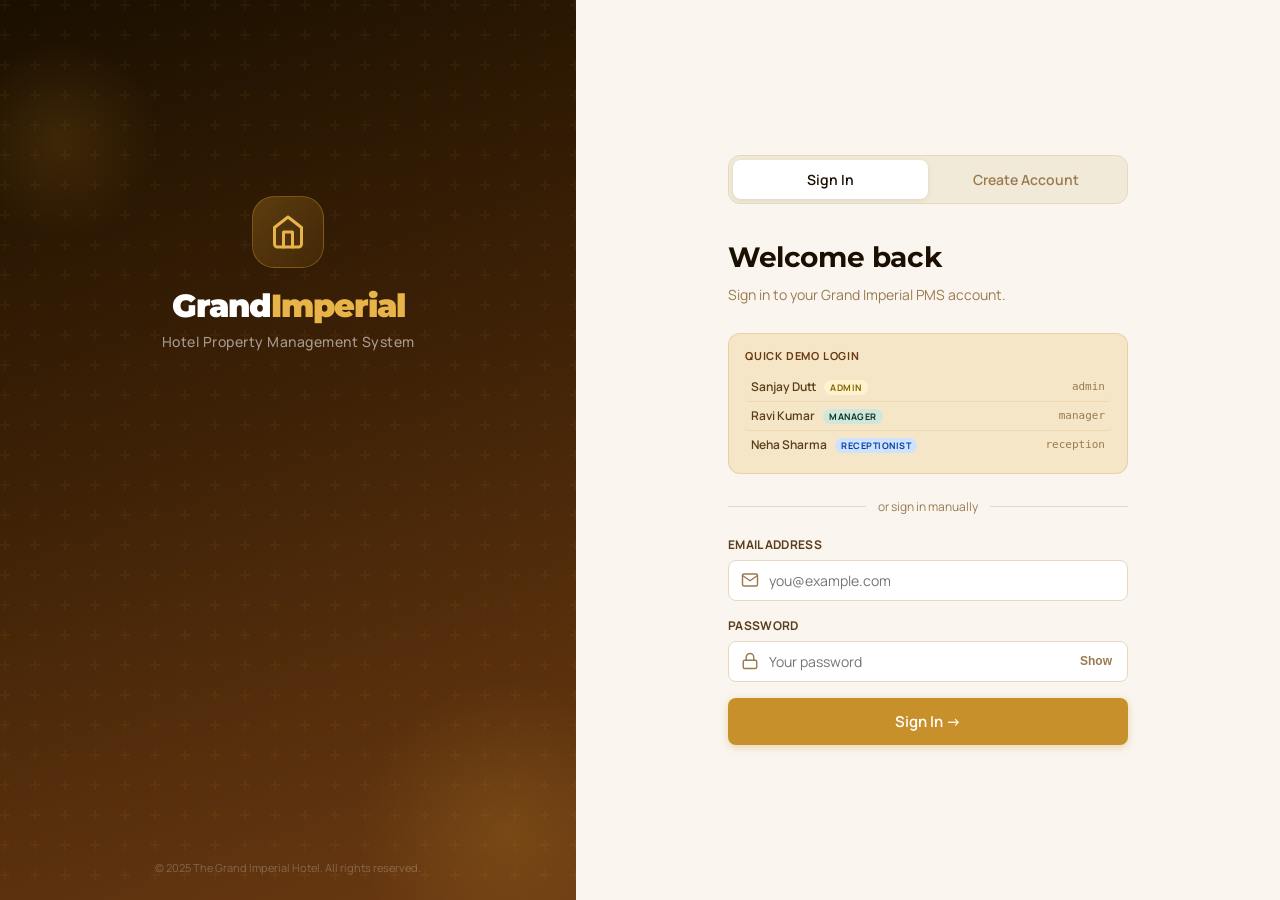
<file: index.html>
<!DOCTYPE html>
<html lang="en">
<head>
  <meta charset="UTF-8">
  <meta name="viewport" content="width=device-width, initial-scale=1.0">
  <title>The Grand Imperial — Staff Portal</title>
  <link rel="stylesheet" href="css/shared.css">
  <style>
    body { min-height: 100vh; display: flex; overflow: hidden; }

    /* ── LEFT PANEL ── */
    .auth-left {
      width: 45%;
      min-height: 100vh;
      background: linear-gradient(160deg, #1a0f00 0%, #3d2106 45%, #6b3a12 100%);
      position: relative;
      display: flex;
      flex-direction: column;
      align-items: center;
      justify-content: center;
      padding: 48px;
      overflow: hidden;
      flex-shrink: 0;
    }

    .auth-left::before {
      content: '';
      position: absolute;
      inset: 0;
      background: url("data:image/svg+xml,%3Csvg width='60' height='60' viewBox='0 0 60 60' xmlns='http://www.w3.org/2000/svg'%3E%3Cg fill='none' fill-rule='evenodd'%3E%3Cg fill='%23c8902a' fill-opacity='0.06'%3E%3Cpath d='M36 34v-4h-2v4h-4v2h4v4h2v-4h4v-2h-4zm0-30V0h-2v4h-4v2h4v4h2V6h4V4h-4zM6 34v-4H4v4H0v2h4v4h2v-4h4v-2H6zM6 4V0H4v4H0v2h4v4h2V6h4V4H6z'/%3E%3C/g%3E%3C/g%3E%3C/svg%3E");
    }

    .auth-left__blob1 {
      position: absolute;
      width: 300px;
      height: 300px;
      background: radial-gradient(circle, rgba(200,144,42,.2) 0%, transparent 70%);
      bottom: -80px;
      right: -80px;
      border-radius: 50%;
    }

    .auth-left__blob2 {
      position: absolute;
      width: 200px;
      height: 200px;
      background: radial-gradient(circle, rgba(200,144,42,.15) 0%, transparent 70%);
      top: 40px;
      left: -40px;
      border-radius: 50%;
    }

    .auth-brand {
      text-align: center;
      position: relative;
      z-index: 1;
      animation: fadeUp .6s ease forwards;
    }

    .auth-brand__icon {
      width: 72px;
      height: 72px;
      background: linear-gradient(135deg, rgba(200,144,42,.3), rgba(200,144,42,.1));
      border: 1px solid rgba(200,144,42,.4);
      border-radius: 22px;
      display: flex;
      align-items: center;
      justify-content: center;
      margin: 0 auto 20px;
      backdrop-filter: blur(10px);
    }
    .auth-brand__icon svg {
      width: 36px;
      height: 36px;
      stroke: var(--c-gold-light);
      stroke-width: 2;
      stroke-linecap: round;
      stroke-linejoin: round;
      fill: none;
    }

    .auth-brand__name {
      font-family: var(--font-display);
      font-size: 32px;
      font-weight: 900;
      color: #fff;
      letter-spacing: -1px;
      line-height: 1.1;
      margin-bottom: 8px;
    }

    .auth-brand__name span { color: var(--c-gold-light); }

    .auth-brand__sub {
      font-size: 14px;
      color: rgba(255,255,255,.55);
      font-weight: 500;
      letter-spacing: .5px;
      margin-bottom: 48px;
    }

    .auth-features {
      display: flex;
      flex-direction: column;
      gap: 16px;
      width: 100%;
      max-width: 280px;
      position: relative;
      z-index: 1;
      animation: fadeUp .6s ease .1s forwards;
      opacity: 0;
    }

    .auth-feature {
      display: flex;
      align-items: center;
      gap: 12px;
      background: rgba(255,255,255,.07);
      border: 1px solid rgba(255,255,255,.1);
      border-radius: 12px;
      padding: 12px 16px;
      backdrop-filter: blur(10px);
      transition: all .2s;
    }
    .auth-feature:hover { background: rgba(255,255,255,.1); }

    .auth-feature__icon {
      width: 36px;
      height: 36px;
      background: rgba(200,144,42,.2);
      border-radius: 10px;
      display: flex;
      align-items: center;
      justify-content: center;
      flex-shrink: 0;
    }
    .auth-feature__icon svg {
      width: 18px;
      height: 18px;
      stroke: var(--c-gold-light);
      stroke-width: 2;
      stroke-linecap: round;
      stroke-linejoin: round;
      fill: none;
    }

    .auth-feature__title {
      font-size: 13px;
      font-weight: 600;
      color: rgba(255,255,255,.9);
      margin-bottom: 2px;
    }
    .auth-feature__desc {
      font-size: 11px;
      color: rgba(255,255,255,.45);
    }

    .auth-left__footer {
      position: absolute;
      bottom: 24px;
      font-size: 11px;
      color: rgba(255,255,255,.25);
      z-index: 1;
    }

    /* ── RIGHT PANEL ── */
    .auth-right {
      flex: 1;
      display: flex;
      align-items: center;
      justify-content: center;
      padding: 40px 24px;
      overflow-y: auto;
    }

    .auth-form-wrap {
      width: 100%;
      max-width: 400px;
    }

    .auth-tabs {
      display: flex;
      background: var(--c-cream-mid);
      border-radius: var(--radius-md);
      padding: 4px;
      margin-bottom: 32px;
      border: 1px solid var(--c-border);
    }

    .auth-tab {
      flex: 1;
      padding: 10px;
      border-radius: var(--radius-sm);
      border: none;
      background: transparent;
      font-family: var(--font-body);
      font-size: 14px;
      font-weight: 600;
      color: var(--c-text-soft);
      cursor: pointer;
      transition: all var(--trans-fast);
    }

    .auth-tab.active {
      background: var(--c-surface);
      color: var(--c-text);
      box-shadow: var(--shadow-sm);
    }

    .auth-panel { display: none; animation: fadeUp .35s ease forwards; }
    .auth-panel.active { display: block; }

    .auth-title {
      font-family: var(--font-display);
      font-size: 28px;
      font-weight: 700;
      color: var(--c-text);
      margin-bottom: 6px;
      letter-spacing: -.4px;
    }

    .auth-desc {
      font-size: 14px;
      color: var(--c-text-soft);
      margin-bottom: 28px;
      line-height: 1.5;
    }

    .input-wrap {
      position: relative;
    }
    .input-wrap .input-icon {
      position: absolute;
      left: 13px;
      top: 50%;
      transform: translateY(-50%);
      display: flex;
      align-items: center;
      justify-content: center;
      color: var(--c-text-soft);
      pointer-events: none;
    }
    .input-wrap .input-icon svg {
      width: 18px;
      height: 18px;
      stroke: var(--c-text-soft);
      stroke-width: 1.9;
      stroke-linecap: round;
      stroke-linejoin: round;
      fill: none;
    }
    .input-wrap .form-control { padding-left: 40px; }

    .pw-toggle {
      position: absolute;
      right: 12px;
      top: 50%;
      transform: translateY(-50%);
      background: none;
      border: none;
      cursor: pointer;
      font-size: 12px;
      font-weight: 600;
      color: var(--c-text-soft);
      padding: 4px;
    }

    .auth-divider {
      display: flex;
      align-items: center;
      gap: 12px;
      margin: 20px 0;
      color: var(--c-text-soft);
      font-size: 12px;
    }
    .auth-divider::before,
    .auth-divider::after {
      content: '';
      flex: 1;
      height: 1px;
      background: var(--c-border);
    }

    .demo-creds {
      background: var(--c-gold-pale);
      border: 1px solid rgba(200,144,42,.25);
      border-radius: var(--radius-md);
      padding: 14px 16px;
      margin-bottom: 24px;
    }

    .demo-creds__title {
      font-size: 11px;
      font-weight: 700;
      letter-spacing: .8px;
      text-transform: uppercase;
      color: var(--c-brand-soft);
      margin-bottom: 8px;
    }

    .demo-cred {
      display: flex;
      align-items: center;
      justify-content: space-between;
      padding: 5px 6px;
      border-bottom: 1px solid rgba(200,144,42,.15);
      cursor: pointer;
      border-radius: 4px;
      transition: background .15s;
    }
    .demo-cred:last-child { border-bottom: none; }
    .demo-cred:hover { background: rgba(200,144,42,.1); }

    .demo-cred__left { font-size: 12px; font-weight: 600; color: var(--c-text-mid); }
    .demo-cred__right { font-size: 11px; color: var(--c-text-soft); font-family: monospace; }
    .demo-cred__badge {
      display: inline-block;
      padding: 1px 6px;
      border-radius: 99px;
      font-size: 9px;
      font-weight: 700;
      letter-spacing: .5px;
      margin-left: 6px;
      vertical-align: middle;
    }
    .badge-admin { background: #fff3cd; color: #856404; }
    .badge-cashier { background: #d1e7dd; color: #0a3622; }
    .badge-staff { background: #cfe2ff; color: #084298; }

    .role-select-grid {
      display: grid;
      grid-template-columns: 1fr 1fr 1fr;
      gap: 8px;
      margin-bottom: 16px;
    }

    .role-option {
      border: 1.5px solid var(--c-border);
      border-radius: var(--radius-sm);
      padding: 10px 6px;
      text-align: center;
      cursor: pointer;
      transition: all var(--trans-fast);
      background: transparent;
      font-family: var(--font-body);
    }
    .role-option:hover { border-color: var(--c-gold); }
    .role-option.selected { border-color: var(--c-gold); background: var(--c-gold-pale); }
    .role-option__label { font-size: 12px; font-weight: 700; color: var(--c-text-mid); }

    .error-msg {
      background: #fdecea;
      border: 1px solid #f5c6c6;
      border-radius: var(--radius-sm);
      padding: 10px 14px;
      font-size: 13px;
      color: var(--c-danger);
      margin-bottom: 16px;
      display: none;
    }

    @media (max-width: 768px) {
      .auth-left { display: none; }
      body { background: var(--c-cream); }
      .auth-right { padding: 24px 20px; }
    }
  </style>
</head>
<body>
  <!-- LEFT -->
  <div class="auth-left">
    <div class="auth-left__blob1"></div>
    <div class="auth-left__blob2"></div>
    <div class="auth-brand">
      <div class="auth-brand__icon">
        <svg viewBox="0 0 24 24"><path d="M3 9l9-7 9 7v11a2 2 0 0 1-2 2H5a2 2 0 0 1-2-2z"/><polyline points="9 22 9 12 15 12 15 22"/></svg>
      </div>
      <div class="auth-brand__name">Grand<span>Imperial</span></div>
      <div class="auth-brand__sub">Hotel Property Management System</div>
      <div class="auth-features">
        <div class="auth-feature">
          <div class="auth-feature__icon">
            <svg viewBox="0 0 24 24"><path d="M4 20V4"/><path d="M4 20h16"/><path d="M8 16v-4"/><path d="M12 16v-7"/><path d="M16 16v-10"/></svg>
          </div>
          <div>
            <div class="auth-feature__title">Live Dashboard</div>
            <div class="auth-feature__desc">Occupancy rates & revenue metrics</div>
          </div>
        </div>
        <div class="auth-feature">
          <div class="auth-feature__icon">
            <svg viewBox="0 0 24 24"><rect x="3" y="3" width="7" height="7" rx="1.5"/><rect x="14" y="3" width="7" height="7" rx="1.5"/><rect x="3" y="14" width="7" height="7" rx="1.5"/><rect x="14" y="14" width="7" height="7" rx="1.5"/></svg>
          </div>
          <div>
            <div class="auth-feature__title">Room Grid Matrix</div>
            <div class="auth-feature__desc">Real-time room status tracking</div>
          </div>
        </div>
        <div class="auth-feature">
          <div class="auth-feature__icon">
            <svg viewBox="0 0 24 24"><rect x="3" y="4" width="18" height="18" rx="2"/><line x1="16" y1="2" x2="16" y2="6"/><line x1="8" y1="2" x2="8" y2="6"/><line x1="3" y1="10" x2="21" y2="10"/></svg>
          </div>
          <div>
            <div class="auth-feature__title">Reservations Engine</div>
            <div class="auth-feature__desc">Check-in, checkout & bookings</div>
          </div>
        </div>
        <div class="auth-feature">
          <div class="auth-feature__icon">
            <svg viewBox="0 0 24 24"><path d="M6 3h12v18l-2-1.5-2 1.5-2-1.5-2 1.5-2-1.5-2 1.5z"/><line x1="9" y1="8" x2="15" y2="8"/><line x1="9" y1="12" x2="15" y2="12"/></svg>
          </div>
          <div>
            <div class="auth-feature__title">Folio Billing</div>
            <div class="auth-feature__desc">Extra charges & invoice receipts</div>
          </div>
        </div>
      </div>
    </div>
    <div class="auth-left__footer">© 2025 The Grand Imperial Hotel. All rights reserved.</div>
  </div>

  <!-- RIGHT -->
  <div class="auth-right">
    <div class="auth-form-wrap anim-fadeup">

      <!-- Tabs -->
      <div class="auth-tabs">
        <button class="auth-tab active" id="tabLogin">Sign In</button>
        <button class="auth-tab" id="tabRegister">Create Account</button>
      </div>

      <!-- LOGIN -->
      <div class="auth-panel active" id="panelLogin">
        <div class="auth-title">Welcome back</div>
        <div class="auth-desc">Sign in to your Grand Imperial PMS account.</div>

        <div class="demo-creds">
          <div class="demo-creds__title">Quick Demo Login</div>
          <div class="demo-cred" onclick="fillCred('admin@hotel.com','admin')">
            <span class="demo-cred__left">Sanjay Dutt <span class="demo-cred__badge badge-admin">ADMIN</span></span>
            <span class="demo-cred__right">admin</span>
          </div>
          <div class="demo-cred" onclick="fillCred('manager@hotel.com','manager')">
            <span class="demo-cred__left">Ravi Kumar <span class="demo-cred__badge badge-cashier">MANAGER</span></span>
            <span class="demo-cred__right">manager</span>
          </div>
          <div class="demo-cred" onclick="fillCred('reception@hotel.com','reception')">
            <span class="demo-cred__left">Neha Sharma <span class="demo-cred__badge badge-staff">RECEPTIONIST</span></span>
            <span class="demo-cred__right">reception</span>
          </div>
        </div>

        <div class="auth-divider">or sign in manually</div>

        <div id="loginError" class="error-msg"></div>

        <div class="form-group">
          <label class="form-label">Email Address</label>
          <div class="input-wrap">
            <span class="input-icon">
              <svg viewBox="0 0 24 24"><path d="M4 4h16c1.1 0 2 .9 2 2v12c0 1.1-.9 2-2 2H4c-1.1 0-2-.9-2-2V6c0-1.1.9-2 2-2z"/><polyline points="22,6 12,13 2,6"/></svg>
            </span>
            <input type="email" class="form-control" id="loginEmail" placeholder="you@example.com" autocomplete="email">
          </div>
        </div>

        <div class="form-group">
          <label class="form-label">Password</label>
          <div class="input-wrap">
            <span class="input-icon">
              <svg viewBox="0 0 24 24"><rect x="3" y="11" width="18" height="11" rx="2" ry="2"/><path d="M7 11V7a5 5 0 0 1 10 0v4"/></svg>
            </span>
            <input type="password" class="form-control" id="loginPw" placeholder="Your password" autocomplete="current-password">
            <button class="pw-toggle" onclick="togglePw('loginPw',this)">Show</button>
          </div>
        </div>

        <button class="btn btn-primary btn-full btn-lg mt-20" id="loginBtn">
          Sign In →
        </button>
      </div>

      <!-- REGISTER -->
      <div class="auth-panel" id="panelRegister">
        <div class="auth-title">Create account</div>
        <div class="auth-desc">Join Grand Imperial Staff Portal. Fill details below.</div>

        <div id="regError" class="error-msg"></div>

        <div class="form-group">
          <label class="form-label">Full Name</label>
          <div class="input-wrap">
            <span class="input-icon">
              <svg viewBox="0 0 24 24"><path d="M20 21v-2a4 4 0 0 0-4-4H8a4 4 0 0 0-4 4v2"/><circle cx="12" cy="7" r="4"/></svg>
            </span>
            <input type="text" class="form-control" id="regName" placeholder="Neha Sharma">
          </div>
        </div>

        <div class="form-group">
          <label class="form-label">Email Address</label>
          <div class="input-wrap">
            <span class="input-icon">
              <svg viewBox="0 0 24 24"><path d="M4 4h16c1.1 0 2 .9 2 2v12c0 1.1-.9 2-2 2H4c-1.1 0-2-.9-2-2V6c0-1.1.9-2 2-2z"/><polyline points="22,6 12,13 2,6"/></svg>
            </span>
            <input type="email" class="form-control" id="regEmail" placeholder="you@example.com">
          </div>
        </div>

        <div class="form-group">
          <label class="form-label">Password</label>
          <div class="input-wrap">
            <span class="input-icon">
              <svg viewBox="0 0 24 24"><rect x="3" y="11" width="18" height="11" rx="2" ry="2"/><path d="M7 11V7a5 5 0 0 1 10 0v4"/></svg>
            </span>
            <input type="password" class="form-control" id="regPw" placeholder="Min. 4 characters">
            <button class="pw-toggle" onclick="togglePw('regPw',this)">Show</button>
          </div>
        </div>

        <div class="form-group">
          <label class="form-label">Select Role</label>
          <div class="role-select-grid">
            <button class="role-option" data-role="Admin" onclick="selectRole(this)">
              <div class="role-option__label">Admin</div>
            </button>
            <button class="role-option selected" data-role="Receptionist" onclick="selectRole(this)">
              <div class="role-option__label">Reception</div>
            </button>
            <button class="role-option" data-role="Manager" onclick="selectRole(this)">
              <div class="role-option__label">Manager</div>
            </button>
          </div>
        </div>

        <button class="btn btn-primary btn-full btn-lg mt-8" id="regBtn">
          Create Account →
        </button>
      </div>

    </div>
  </div>

  <script src="js/shared.js"></script>
  <script>
    // Redirect if already logged in
    if (Auth.getUser()) window.location.href = 'home.html';

    // Tabs
    document.getElementById('tabLogin').addEventListener('click', () => switchTab('login'));
    document.getElementById('tabRegister').addEventListener('click', () => switchTab('register'));

    function switchTab(t) {
      document.getElementById('tabLogin').classList.toggle('active', t==='login');
      document.getElementById('tabRegister').classList.toggle('active', t==='register');
      document.getElementById('panelLogin').classList.toggle('active', t==='login');
      document.getElementById('panelRegister').classList.toggle('active', t==='register');
    }

    // Demo fill
    function fillCred(e, p) {
      document.getElementById('loginEmail').value = e;
      document.getElementById('loginPw').value = p;
      switchTab('login');
    }

    // PW toggle
    function togglePw(id, btn) {
      const el = document.getElementById(id);
      el.type = el.type === 'password' ? 'text' : 'password';
      btn.textContent = el.type === 'password' ? 'Show' : 'Hide';
    }

    // Role select
    let selectedRole = 'Receptionist';
    function selectRole(btn) {
      document.querySelectorAll('.role-option').forEach(b => b.classList.remove('selected'));
      btn.classList.add('selected');
      selectedRole = btn.dataset.role;
    }

    // Login
    document.getElementById('loginBtn').addEventListener('click', () => {
      const email = document.getElementById('loginEmail').value.trim();
      const pw = document.getElementById('loginPw').value;
      const errEl = document.getElementById('loginError');
      if (!email || !pw) { showErr(errEl, 'Please fill in all fields.'); return; }
      const btn = document.getElementById('loginBtn');
      btn.disabled = true; btn.textContent = 'Signing in…';
      setTimeout(() => {
        const user = Auth.login(email, pw);
        if (!user) { showErr(errEl, 'Invalid email or password combination.'); btn.disabled=false; btn.textContent='Sign In →'; }
        else window.location.href = 'home.html';
      }, 500);
    });

    // Register
    document.getElementById('regBtn').addEventListener('click', () => {
      const name = document.getElementById('regName').value.trim();
      const email = document.getElementById('regEmail').value.trim();
      const pw = document.getElementById('regPw').value;
      const errEl = document.getElementById('regError');
      if (!name||!email||!pw) { showErr(errEl,'Please fill in all fields.'); return; }
      if (pw.length < 4) { showErr(errEl,'Password must be at least 4 characters.'); return; }
      const btn = document.getElementById('regBtn');
      btn.disabled=true; btn.textContent='Creating…';
      setTimeout(() => {
        const users = DB.get('users', []);
        if (users.some(u => u.email.toLowerCase() === email.toLowerCase())) {
          showErr(errEl, 'Email is already registered.');
          btn.disabled=false; btn.textContent='Create Account →';
          return;
        }
        const initials = name.split(' ').filter(Boolean).map(w => w[0]).join('').toUpperCase().slice(0, 2) || 'ST';
        const newUser = { id: Date.now(), name, email, password: pw, role: selectedRole, initials };
        users.push(newUser);
        DB.set('users', users);
        DB.set('currentUser', newUser);
        window.location.href = 'home.html';
      }, 600);
    });

    function showErr(el, msg) {
      el.textContent = msg; el.style.display = 'block';
      setTimeout(() => el.style.display='none', 4000);
    }

    // Enter key
    document.addEventListener('keydown', e => {
      if (e.key==='Enter') {
        if (document.getElementById('panelLogin').classList.contains('active')) document.getElementById('loginBtn').click();
        else document.getElementById('regBtn').click();
      }
    });
  </script>
</body>
</html>
</file>
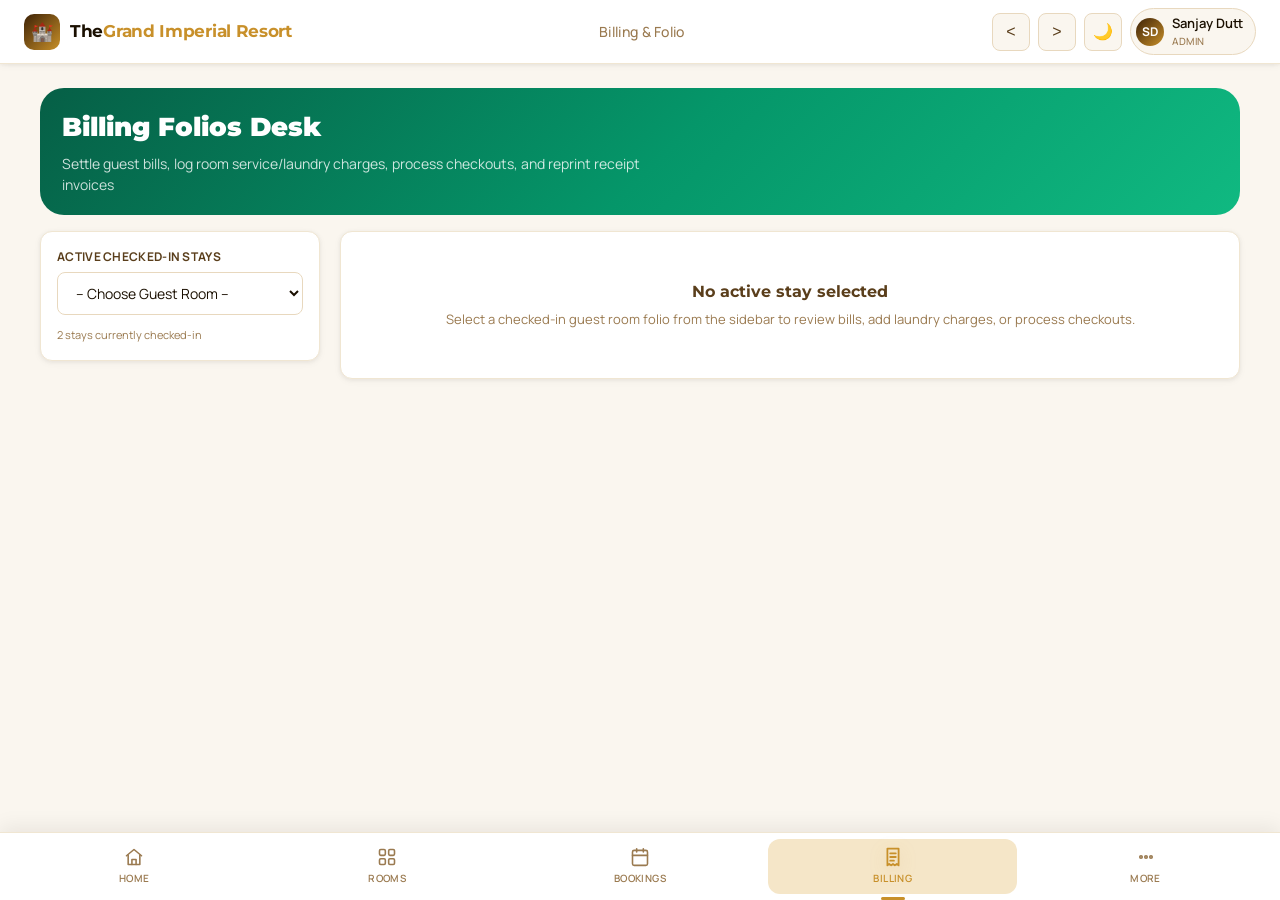
<file: billing.html>
<!DOCTYPE html>
<html lang="en">
<head>
  <meta charset="UTF-8">
  <meta name="viewport" content="width=device-width, initial-scale=1.0">
  <title>The Grand Imperial — Billing Folios</title>
  <link rel="stylesheet" href="css/shared.css">
  <style>
    .billing-layout {
      display: grid;
      grid-template-columns: 280px 1fr;
      gap: 20px;
      align-items: start;
    }
    .folio-header-grid {
      display: grid;
      grid-template-columns: repeat(auto-fit, minmax(180px, 1fr));
      gap: 12px;
      background: var(--c-cream);
      padding: 14px 18px;
      border-radius: var(--radius-md);
      border: 1px solid var(--c-border-soft);
      font-size: 12.5px;
      margin-bottom: 20px;
    }
    .grid-column-folio {
      display: flex;
      flex-direction: column;
      gap: 20px;
    }
  </style>
</head>
<body>
  <nav class="topnav" id="topnav"></nav>

  <div class="page-wrap">
    <div class="page-hero" style="--hero-from:#065f46;--hero-mid:#059669;--hero-to:#10b981">
      <div>
        <div class="page-hero__title">Billing Folios Desk</div>
        <div class="page-hero__sub">Settle guest bills, log room service/laundry charges, process checkouts, and reprint receipt invoices</div>
      </div>
    </div>

    <div class="billing-layout">
      <!-- LEFT SIDEBAR: Active Stays Select -->
      <div class="card card-padded" style="padding:16px">
        <div class="form-group" style="margin-bottom:12px">
          <label class="form-label">Active Checked-In Stays</label>
          <select class="form-control" id="staySelect" onchange="handleStayChange()"></select>
        </div>
        <div class="text-xs text-soft" id="activeStaysCount">0 stays currently checked-in</div>
      </div>

      <!-- RIGHT SIDEBAR: Folio Contents -->
      <div class="grid-column-folio" id="folioWorkspace">
        
        <!-- HEADER SUMMARY -->
        <div class="card card-padded">
          <div class="section-title">
            <span>Room Guest Stay Summary</span>
            <span class="badge badge-red" id="resStatusBadge">Status</span>
          </div>

          <div class="folio-header-grid">
            <div><strong>Guest Name:</strong> <span id="lblGuestName">N/A</span></div>
            <div><strong>Room No:</strong> Room <span id="lblRoomNumber">N/A</span> (<span id="lblRoomType">N/A</span>)</div>
            <div><strong>Stay Dates:</strong> <span id="lblStayDates">N/A</span></div>
            <div><strong>Res ID:</strong> <span id="lblResNumber">N/A</span></div>
          </div>

          <div style="display:flex;gap:10px;justify-content:flex-end">
            <button class="btn btn-secondary btn-sm" onclick="openAddChargeModal()">+ Add Service Charge</button>
            <button class="btn btn-primary btn-sm" onclick="openAddPaymentModal()">💳 Collect Payment</button>
            <button class="btn btn-ghost btn-sm" onclick="triggerReprint()">🖨️ Reprint Bill</button>
          </div>
        </div>

        <!-- CHARGES & PAYMENTS split grids -->
        <div class="grid-2">
          
          <!-- Folio Charges list -->
          <div class="card card-padded">
            <div class="section-title">Room Charges Log</div>
            <div class="table-wrap">
              <table class="table">
                <thead>
                  <tr>
                    <th>Charge Name</th>
                    <th>Qty / Rate</th>
                    <th>Subtotal</th>
                    <th>Actions</th>
                  </tr>
                </thead>
                <tbody id="chargesTbody"></tbody>
              </table>
            </div>
          </div>

          <!-- Payments list -->
          <div class="card card-padded">
            <div class="section-title">Payments Logged</div>
            <div class="table-wrap">
              <table class="table">
                <thead>
                  <tr>
                    <th>Payment Details</th>
                    <th>Method</th>
                    <th>Amount</th>
                  </tr>
                </thead>
                <tbody id="paymentsTbody"></tbody>
              </table>
            </div>
          </div>

        </div>

        <!-- BILLING TOTALS & CHECKOUT PANEL -->
        <div class="card card-padded">
          <div class="grid-2">
            <div class="text-sm">
              <div style="margin-bottom:6px;display:flex;justify-content:space-between"><span>Charges Subtotal:</span><span id="lblSubtotal">₹0</span></div>
              <div style="margin-bottom:6px;display:flex;justify-content:space-between;color:var(--c-danger)"><span>Discount applied:</span><span id="lblDiscount">-₹0</span></div>
              <div style="margin-bottom:6px;display:flex;justify-content:space-between"><span>Tax (GST <span id="lblTaxRate">12</span>%):</span><span id="lblTax">₹0</span></div>
              <div class="divider" style="margin:10px 0"></div>
              <div style="font-size:16px;font-weight:700;display:flex;justify-content:space-between"><span>Grand Total Bill:</span><span id="lblGrandTotal" class="text-brand">₹0</span></div>
              <div style="margin-top:6px;font-size:16px;font-weight:700;display:flex;justify-content:space-between;color:var(--c-success)"><span>Total Payments:</span><span id="lblTotalPaid">₹0</span></div>
            </div>
            
            <div style="border-left:1px solid var(--c-border);padding-left:24px;display:flex;flex-direction:column;justify-content:center;align-items:center">
              <div style="font-size:11px;font-weight:700;color:var(--c-text-soft);text-transform:uppercase;margin-bottom:4px">Outstanding Balance Due</div>
              <div style="font-family:var(--font-numeric);font-size:32px;font-weight:800;color:var(--c-danger)" id="lblBalance">₹ 0</div>
              
              <div id="checkoutInfo" style="margin-top:10px;text-align:center"></div>
              
              <button class="btn btn-success btn-full btn-lg" id="checkoutBtn" onclick="processCheckout()" style="margin-top:16px">Settle & Complete Checkout</button>
            </div>
          </div>
        </div>

      </div>

      <!-- EMPTY STATE WORKSPACE -->
      <div class="card card-padded empty-state" id="folioEmptyState">
        <div class="empty-state__title">No active stay selected</div>
        <div class="empty-state__desc">Select a checked-in guest room folio from the sidebar to review bills, add laundry charges, or process checkouts.</div>
      </div>
    </div>
  </div>

  <!-- Add Charge Modal -->
  <div class="modal-overlay" id="chargeModal">
    <div class="modal" style="max-width:400px">
      <div class="modal-header">
        <div class="modal-title">Log Service Charge</div>
        <button class="modal-close" onclick="closeAddChargeModal()">✕</button>
      </div>
      <div class="modal-body">
        <div class="form-group">
          <label class="form-label">Service Type</label>
          <select class="form-control" id="chargeServiceSelect" onchange="syncServicePrice()"></select>
        </div>
        <div class="grid-2">
          <div class="form-group">
            <label class="form-label">Price per unit (₹)</label>
            <input type="number" class="form-control" id="chargePrice" min="0">
          </div>
          <div class="form-group">
            <label class="form-label">Quantity</label>
            <input type="number" class="form-control" id="chargeQty" value="1" min="1" max="100">
          </div>
        </div>
        <div style="display:flex;gap:10px;margin-top:16px">
          <button class="btn btn-primary" style="flex:1" id="saveChargeBtn">Add Folio Charge</button>
          <button class="btn btn-ghost" onclick="closeAddChargeModal()">Cancel</button>
        </div>
      </div>
    </div>
  </div>

  <!-- Add Payment Modal -->
  <div class="modal-overlay" id="paymentModal">
    <div class="modal" style="max-width:400px">
      <div class="modal-header">
        <div class="modal-title">Log Settle Payment</div>
        <button class="modal-close" onclick="closeAddPaymentModal()">✕</button>
      </div>
      <div class="modal-body">
        <div class="form-group">
          <label class="form-label">Payment Amount (₹)</label>
          <input type="number" class="form-control" id="payAmount" min="1" placeholder="0">
        </div>
        <div class="form-group">
          <label class="form-label">Payment Method</label>
          <select class="form-control" id="payMethod">
            <option value="UPI">UPI / QR Code</option>
            <option value="Cash">Cash</option>
            <option value="Card">Card Swipe</option>
          </select>
        </div>
        <div class="form-group">
          <label class="form-label">Reference No (Optional)</label>
          <input type="text" class="form-control" id="payRef" placeholder="e.g. TXN-102932">
        </div>
        <div style="display:flex;gap:10px;margin-top:16px">
          <button class="btn btn-primary" style="flex:1" id="savePaymentBtn">Log Payment Receipt</button>
          <button class="btn btn-ghost" onclick="closeAddPaymentModal()">Cancel</button>
        </div>
      </div>
    </div>
  </div>

  <nav class="bottomnav" id="bottomnav"></nav>

  <script src="js/shared.js"></script>
  <script>
    const user = Auth.require();
    renderTopNav('billing');
    renderBottomNav('billing');

    let loadedResId = null;

    function populateStaySelect() {
      const reservations = DB.get('reservations', []);
      const activeStays = reservations.filter(r => r.status === 'Checked In');
      
      document.getElementById('activeStaysCount').textContent = `${activeStays.length} stays currently checked-in`;

      const selector = document.getElementById('staySelect');
      if (!activeStays.length) {
        selector.innerHTML = `<option value="">-- No Active Stays --</option>`;
        return;
      }

      selector.innerHTML = `<option value="">-- Choose Guest Room --</option>` +
        activeStays.map(r => `<option value="${r.id}">Room ${r.roomNumber} — ${escapeHtml(r.guestName)}</option>`).join('');
    }

    function populateServicesSelect() {
      const services = DB.get('services', []);
      document.getElementById('chargeServiceSelect').innerHTML = services.map(s =>
        `<option value="${s.id}">${escapeHtml(s.name)} (₹${s.price})</option>`
      ).join('');
    }

    function syncServicePrice() {
      const serviceId = parseInt(document.getElementById('chargeServiceSelect').value, 10);
      const services = DB.get('services', []);
      const s = services.find(x => x.id === serviceId);
      if (s) {
        document.getElementById('chargePrice').value = s.price;
      }
    }

    function handleStayChange() {
      const val = document.getElementById('staySelect').value;
      if (val) {
        loadFolio(parseInt(val, 10));
      } else {
        unloadFolio();
      }
    }

    function loadFolio(resId) {
      loadedResId = resId;
      document.getElementById('staySelect').value = resId;

      const reservations = DB.get('reservations', []);
      const r = reservations.find(x => x.id === resId);
      if (!r) return;

      document.getElementById('folioWorkspace').classList.remove('hidden');
      document.getElementById('folioEmptyState').classList.add('hidden');

      // Hydrate header
      document.getElementById('lblGuestName').textContent = r.guestName;
      document.getElementById('lblRoomNumber').textContent = r.roomNumber;
      document.getElementById('lblRoomType').textContent = r.roomTypeName;
      document.getElementById('lblStayDates').textContent = `${r.checkInDate} to ${r.checkOutDate}`;
      document.getElementById('lblResNumber').textContent = r.reservationNumber;
      document.getElementById('resStatusBadge').textContent = r.status;

      // Render Tables
      renderFolioTables(resId);
    }

    function unloadFolio() {
      loadedResId = null;
      document.getElementById('folioWorkspace').classList.add('hidden');
      document.getElementById('folioEmptyState').classList.remove('hidden');
    }

    function renderFolioTables(resId) {
      const reservations = DB.get('reservations', []);
      const charges = DB.get('charges', []).filter(c => c.reservationId === resId);
      const payments = DB.get('payments', []).filter(p => p.reservationId === resId);
      const r = reservations.find(x => x.id === resId);
      if (!r) return;

      // 1. Charges Table
      const chargesTbody = document.getElementById('chargesTbody');
      chargesTbody.innerHTML = charges.map(c => `
        <tr>
          <td>
            <strong>${escapeHtml(c.serviceName)}</strong><br>
            <span class="badge badge-gray" style="font-size:8px;padding:1px 4px">${c.category}</span>
          </td>
          <td>${c.qty} x ${fmt(c.amount)}</td>
          <td><span class="fw-700">${fmt(c.subtotal)}</span></td>
          <td>
            ${c.category !== 'Room' && Auth.can('Manager') ? `
              <button class="btn btn-danger btn-sm" onclick="removeFolioCharge(${c.id})">✕</button>
            ` : 'Locked'}
          </td>
        </tr>`).join('');

      // 2. Payments Table
      const paymentsTbody = document.getElementById('paymentsTbody');
      if (!payments.length) {
        paymentsTbody.innerHTML = `<tr><td colspan="3" style="text-align:center" class="text-soft">No payments recorded.</td></tr>`;
      } else {
        paymentsTbody.innerHTML = payments.map(p => {
          const dateText = new Date(p.date).toLocaleDateString('en-IN') + ' ' + new Date(p.date).toLocaleTimeString('en-IN', { hour: '2-digit', minute: '2-digit' });
          return `
            <tr>
              <td>
                <div style="font-size:11px">${dateText}</div>
                <div class="text-xs text-soft" style="margin-top:1px">Ref: ${escapeHtml(p.referenceNo)}</div>
              </td>
              <td><span class="badge badge-blue">${p.method}</span></td>
              <td><span class="fw-700 text-brand">${fmt(p.amount)}</span></td>
            </tr>`;
        }).join('');
      }

      // 3. Billing Summaries
      const totalAmount = r.totalAmount;
      const paidAmount = r.paidAmount;
      const balance = totalAmount - paidAmount;

      document.getElementById('lblSubtotal').textContent = fmt(r.subtotal);
      document.getElementById('lblDiscount').textContent = `- ${fmt(r.discountAmount)}`;
      document.getElementById('lblTaxRate').textContent = r.taxPercent;
      document.getElementById('lblTax').textContent = fmt(r.taxAmount);
      document.getElementById('lblGrandTotal').textContent = fmt(totalAmount);
      document.getElementById('lblTotalPaid').textContent = fmt(paidAmount);
      
      const balanceLbl = document.getElementById('lblBalance');
      balanceLbl.textContent = fmt(balance);
      balanceLbl.style.color = balance > 0 ? 'var(--c-danger)' : 'var(--c-success)';

      // Settle flags
      const checkoutBtn = document.getElementById('checkoutBtn');
      const checkoutInfo = document.getElementById('checkoutInfo');

      if (balance > 0) {
        checkoutBtn.disabled = true;
        checkoutInfo.innerHTML = `<span style="font-size:12px;color:var(--c-danger);font-weight:700">⚠️ Blocked: Guest has an outstanding balance of ${fmt(balance)}</span>`;
      } else {
        checkoutBtn.disabled = false;
        checkoutInfo.innerHTML = `<span style="font-size:12px;color:var(--c-success);font-weight:700">✅ Ready: Bill fully settled</span>`;
      }
    }

    // Modal Charge triggers
    function openAddChargeModal() {
      populateServicesSelect();
      syncServicePrice();
      document.getElementById('chargeModal').classList.add('open');
    }

    function closeAddChargeModal() {
      document.getElementById('chargeModal').classList.remove('open');
    }

    document.getElementById('saveChargeBtn').addEventListener('click', () => {
      const sId = parseInt(document.getElementById('chargeServiceSelect').value, 10);
      const price = parseFloat(document.getElementById('chargePrice').value);
      const qty = parseInt(document.getElementById('chargeQty').value, 10);

      if (Number.isNaN(price) || price < 0 || Number.isNaN(qty) || qty <= 0) {
        toast('Please enter a valid price and quantity', 'error');
        return;
      }

      const services = DB.get('services', []);
      const s = services.find(x => x.id === sId);
      if (!s) return;

      addFolioCharge(loadedResId, s.name, price, qty, s.category);
      toast(`Added folio service charge: ${s.name}`, 'success');
      closeAddChargeModal();
      renderFolioTables(loadedResId);
    });

    function removeFolioCharge(chargeId) {
      if (!confirm("Remove this charge row from guest folio?")) return;

      let charges = DB.get('charges', []);
      charges = charges.filter(c => c.id !== chargeId);
      DB.set('charges', charges);

      recalculateReservationTotals(loadedResId);
      toast('Service charge row removed from folio', 'info');
      renderFolioTables(loadedResId);
    }

    // Modal Payment triggers
    function openAddPaymentModal() {
      const reservations = DB.get('reservations', []);
      const r = reservations.find(x => x.id === loadedResId);
      if (!r) return;

      const balance = r.totalAmount - r.paidAmount;
      document.getElementById('payAmount').value = Math.max(0, balance);
      document.getElementById('payRef').value = "";
      document.getElementById('payMethod').value = "UPI";
      document.getElementById('paymentModal').classList.add('open');
    }

    function closeAddPaymentModal() {
      document.getElementById('paymentModal').classList.remove('open');
    }

    document.getElementById('savePaymentBtn').addEventListener('click', () => {
      const amt = parseFloat(document.getElementById('payAmount').value);
      const method = document.getElementById('payMethod').value;
      const ref = document.getElementById('payRef').value.trim();

      if (Number.isNaN(amt) || amt <= 0) {
        toast('Please enter a valid payment amount', 'error');
        return;
      }

      addPayment(loadedResId, amt, method, ref);
      toast('Payment logged & folio balanced!', 'success');
      closeAddPaymentModal();
      renderFolioTables(loadedResId);
    });

    // CHECKOUT SUBMIT FUNCTION
    function processCheckout() {
      const reservations = DB.get('reservations', []);
      const rooms = DB.get('rooms', []);

      const rIdx = reservations.findIndex(res => res.id === loadedResId);
      if (rIdx === -1) return;

      const res = reservations[rIdx];
      const balance = res.totalAmount - res.paidAmount;

      if (balance > 0) {
        toast('Cannot checkout. Outstanding balance exists.', 'error');
        return;
      }

      const conf = confirm(`Proceed to check-out Room ${res.roomNumber} for ${res.guestName}?`);
      if (!conf) return;

      // Update reservation status
      reservations[rIdx].status = 'Checked Out';
      
      // Update room status to Cleaning
      const roomIdx = rooms.findIndex(rm => rm.id === res.roomId);
      if (roomIdx !== -1) {
        rooms[roomIdx].status = 'Cleaning';
      }

      DB.set('reservations', reservations);
      DB.set('rooms', rooms);

      toast('Check-out completed successfully! Room sent to Cleaning.', 'success');

      // Print bill popup
      printBill(res);

      // Reload
      setTimeout(() => {
        populateStaySelect();
        unloadFolio();
      }, 1000);
    }

    function triggerReprint() {
      const reservations = DB.get('reservations', []);
      const r = reservations.find(x => x.id === loadedResId);
      if (r) printBill(r);
    }

    // Initialize
    populateStaySelect();
    unloadFolio();

    // Handle URL param redirects
    const params = new URLSearchParams(window.location.search);
    const paramResId = params.get('resId');
    if (paramResId) {
      const rId = parseInt(paramResId, 10);
      loadFolio(rId);
    }

    // Modal click outs
    document.getElementById('chargeModal').addEventListener('click', e => {
      if (e.target === document.getElementById('chargeModal')) closeAddChargeModal();
    });
    document.getElementById('paymentModal').addEventListener('click', e => {
      if (e.target === document.getElementById('paymentModal')) closeAddPaymentModal();
    });
  </script>
</body>
</html>
</file>
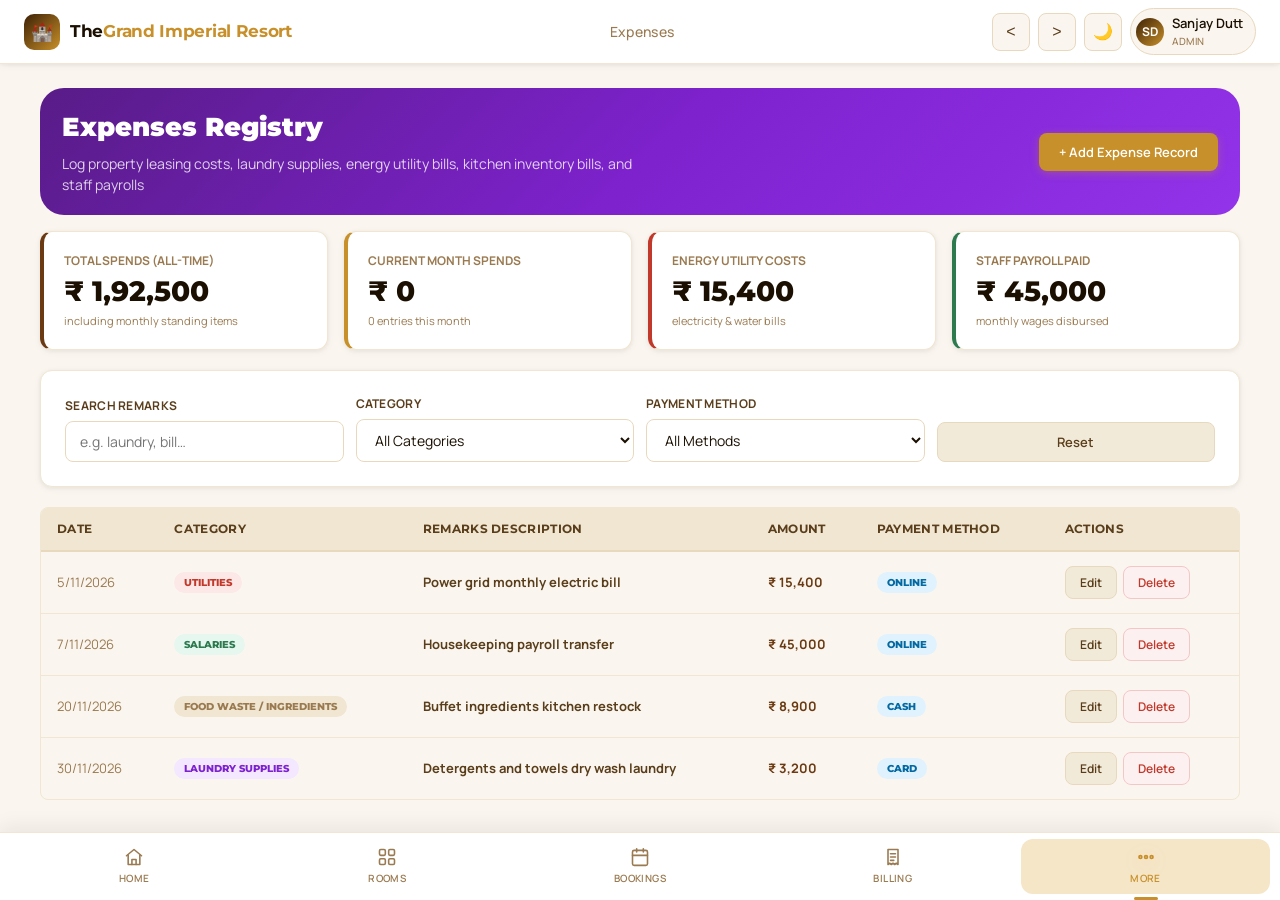
<file: expenses.html>
<!DOCTYPE html>
<html lang="en">
<head>
  <meta charset="UTF-8">
  <meta name="viewport" content="width=device-width, initial-scale=1.0">
  <title>The Grand Imperial — Expenses</title>
  <link rel="stylesheet" href="css/shared.css">
  <style>
    .form-grid-2 { display: grid; grid-template-columns: 1fr 1fr; gap: 12px; }
  </style>
</head>
<body>
  <nav class="topnav" id="topnav"></nav>

  <div class="page-wrap">
    <div class="page-hero" style="--hero-from:#581c87;--hero-mid:#7e22ce;--hero-to:#9333ea">
      <div>
        <div class="page-hero__title">Expenses Registry</div>
        <div class="page-hero__sub">Log property leasing costs, laundry supplies, energy utility bills, kitchen inventory bills, and staff payrolls</div>
      </div>
      <div>
        <button class="btn btn-primary" onclick="openExpenseModal()">+ Add Expense Record</button>
      </div>
    </div>

    <!-- Stats summary -->
    <div class="stat-grid mb-20" id="expenseStats"></div>

    <!-- Filters Toolbar -->
    <div class="card card-padded mb-20">
      <div style="display:grid;grid-template-columns:repeat(auto-fit, minmax(180px, 1fr));gap:12px;align-items:end">
        <div class="form-group" style="margin:0">
          <label class="form-label">Search Remarks</label>
          <input type="text" class="form-control" id="searchQ" placeholder="e.g. laundry, bill…">
        </div>
        <div class="form-group" style="margin:0">
          <label class="form-label">Category</label>
          <select class="form-control" id="categoryFilter">
            <option value="">All Categories</option>
            <option value="Rent">Rent / Lease</option>
            <option value="Utilities">Utilities (Energy/Water)</option>
            <option value="Food Waste / Ingredients">Food Ingredients / Kitchen</option>
            <option value="Salaries">Payroll / Salaries</option>
            <option value="Laundry Supplies">Laundry Supplies</option>
            <option value="Maintenance Repairs">Maintenance & Repairs</option>
            <option value="Miscellaneous">Miscellaneous</option>
          </select>
        </div>
        <div class="form-group" style="margin:0">
          <label class="form-label">Payment Method</label>
          <select class="form-control" id="methodFilter">
            <option value="">All Methods</option>
            <option value="Cash">Cash</option>
            <option value="Online">Online / Bank Transfer</option>
            <option value="Card">Card</option>
          </select>
        </div>
        <div class="flex gap-8" style="justify-content:flex-end">
          <button class="btn btn-secondary btn-full" onclick="resetFilters()">Reset</button>
        </div>
      </div>
    </div>

    <!-- Expenses Table list -->
    <div id="expensesContainer"></div>
  </div>

  <!-- Add / Edit Expense Modal -->
  <div class="modal-overlay" id="expenseModal">
    <div class="modal" style="max-width:440px">
      <div class="modal-header">
        <div class="modal-title" id="modalTitle">Log Expense Record</div>
        <button class="modal-close" onclick="closeExpenseModal()">✕</button>
      </div>
      <div class="modal-body">
        <div class="form-group">
          <label class="form-label">Amount (₹)</label>
          <input type="number" class="form-control" id="expAmount" placeholder="0" min="1" required>
        </div>
        <div class="form-grid-2">
          <div class="form-group">
            <label class="form-label">Category</label>
            <select class="form-control" id="expCategory" required>
              <option value="Rent">Rent / Lease</option>
              <option value="Utilities">Utilities</option>
              <option value="Food Waste / Ingredients">Food Ingredients / Kitchen</option>
              <option value="Salaries">Payroll / Salaries</option>
              <option value="Laundry Supplies">Laundry Supplies</option>
              <option value="Maintenance Repairs">Maintenance Repairs</option>
              <option value="Miscellaneous">Miscellaneous</option>
            </select>
          </div>
          <div class="form-group">
            <label class="form-label">Payment Method</label>
            <select class="form-control" id="expMethod" required>
              <option value="Online">Online / UPI</option>
              <option value="Cash">Cash</option>
              <option value="Card">Card</option>
            </select>
          </div>
        </div>
        <div class="form-group">
          <label class="form-label">Date</label>
          <input type="date" class="form-control" id="expDate" required>
        </div>
        <div class="form-group">
          <label class="form-label">Description / Remarks</label>
          <input type="text" class="form-control" id="expDesc" placeholder="e.g. Paid electric bill for July" required>
        </div>
        <div style="display:flex;gap:10px;margin-top:16px">
          <button class="btn btn-primary" style="flex:1" id="saveExpenseBtn">Save Expense</button>
          <button class="btn btn-ghost" onclick="closeExpenseModal()">Cancel</button>
        </div>
      </div>
    </div>
  </div>

  <nav class="bottomnav" id="bottomnav"></nav>

  <script src="js/shared.js"></script>
  <script>
    const user = Auth.require();
    renderTopNav('expenses');
    renderBottomNav('more');

    let editingId = null;

    document.getElementById('searchQ').addEventListener('input', render);
    document.getElementById('categoryFilter').addEventListener('change', render);
    document.getElementById('methodFilter').addEventListener('change', render);

    function resetFilters() {
      document.getElementById('searchQ').value = "";
      document.getElementById('categoryFilter').value = "";
      document.getElementById('methodFilter').value = "";
      render();
    }

    function getFilteredExpenses() {
      const expenses = DB.get('expenses', []);
      const search = document.getElementById('searchQ').value.toLowerCase();
      const category = document.getElementById('categoryFilter').value;
      const method = document.getElementById('methodFilter').value;

      return expenses.filter(e => {
        const sMatch = !search || e.description.toLowerCase().includes(search);
        const catMatch = !category || e.category === category;
        const mMatch = !method || e.method === method;
        return sMatch && catMatch && mMatch;
      });
    }

    function render() {
      const expenses = DB.get('expenses', []);
      const container = document.getElementById('expensesContainer');

      // Metric calculations
      const totalAmount = expenses.reduce((sum, e) => sum + e.amount, 0);
      const thisMonthExpenses = expenses.filter(e => isMonth(e.date));
      const thisMonthSum = thisMonthExpenses.reduce((sum, e) => sum + e.amount, 0);
      
      const salarySum = expenses.filter(e => e.category === 'Salaries').reduce((sum, e) => sum + e.amount, 0);
      const utilitiesSum = expenses.filter(e => e.category === 'Utilities').reduce((sum, e) => sum + e.amount, 0);

      // Standing expenses mapping
      let standingSum = 0;
      const stg = DB.get('monthlyStandingExpenses', {});
      Object.values(stg).forEach(s => {
        standingSum += (s.rent || 0) + (s.electricity || 0) + (s.salary || 0) + (s.other || 0);
      });

      document.getElementById('expenseStats').innerHTML = [
        { label: 'Total Spends (All-Time)', value: fmt(totalAmount + standingSum), sub: 'including monthly standing items', accent: 'var(--c-brand-soft)' },
        { label: 'Current Month Spends', value: fmt(thisMonthSum), sub: `${thisMonthExpenses.length} entries this month`, accent: 'var(--c-gold)' },
        { label: 'Energy Utility Costs', value: fmt(utilitiesSum), sub: 'electricity & water bills', accent: 'var(--c-danger)' },
        { label: 'Staff Payroll Paid', value: fmt(salarySum), sub: 'monthly wages disbursed', accent: 'var(--c-success)' }
      ].map(s => `
        <div class="stat-card" style="--accent:${s.accent}">
          <div class="stat-card__label">${s.label}</div>
          <div class="stat-card__value">${s.value}</div>
          <div class="stat-card__sub">${s.sub}</div>
        </div>`).join('');

      const filtered = getFilteredExpenses();
      if (!filtered.length) {
        container.innerHTML = `
          <div class="empty-state card card-padded">
            <div class="empty-state__icon">💸</div>
            <div class="empty-state__title">No expense items matched search query</div>
            <div class="empty-state__desc">Try checking filters or record a new operational payout.</div>
          </div>`;
        return;
      }

      container.innerHTML = `
        <div class="table-wrap">
          <table class="table">
            <thead>
              <tr>
                <th>Date</th>
                <th>Category</th>
                <th>Remarks Description</th>
                <th>Amount</th>
                <th>Payment Method</th>
                <th>Actions</th>
              </tr>
            </thead>
            <tbody>
              ${filtered.map(e => {
                const dtText = new Date(e.date).toLocaleDateString('en-IN');
                const catBadge = e.category === 'Salaries' ? 'badge-green' : e.category === 'Utilities' ? 'badge-red' : e.category === 'Laundry Supplies' ? 'badge-purple' : 'badge-gray';
                return `
                  <tr>
                    <td><span class="text-soft">${dtText}</span></td>
                    <td><span class="badge ${catBadge}">${e.category}</span></td>
                    <td><strong>${escapeHtml(e.description)}</strong></td>
                    <td><span class="fw-700 text-brand">${fmt(e.amount)}</span></td>
                    <td><span class="badge badge-blue">${e.method}</span></td>
                    <td>
                      <div style="display:flex;gap:6px">
                        <button class="btn btn-secondary btn-sm" onclick="openExpenseModal('${e.id}')">Edit</button>
                        ${Auth.can('Manager') ? `<button class="btn btn-danger btn-sm" onclick="deleteExpenseEntry('${e.id}','${escapeHtml(e.description)}')">Delete</button>` : ''}
                      </div>
                    </td>
                  </tr>`;
              }).join('')}
            </tbody>
          </table>
        </div>`;
    }

    // Modal Add/Edit
    function openExpenseModal(id = null) {
      editingId = id;
      document.getElementById('modalTitle').textContent = id ? 'Edit Expense Record' : 'Log Operational Expense';

      if (id) {
        const expenses = DB.get('expenses', []);
        const e = expenses.find(x => x.id === id);
        if (e) {
          document.getElementById('expAmount').value = e.amount;
          document.getElementById('expCategory').value = e.category;
          document.getElementById('expMethod').value = e.method;
          document.getElementById('expDate').value = e.date.slice(0, 10);
          document.getElementById('expDesc').value = e.description || "";
        }
      } else {
        document.getElementById('expAmount').value = "";
        document.getElementById('expCategory').value = "Miscellaneous";
        document.getElementById('expMethod').value = "Online";
        document.getElementById('expDate').value = new Date().toISOString().slice(0, 10);
        document.getElementById('expDesc').value = "";
      }
      document.getElementById('expenseModal').classList.add('open');
    }

    function closeExpenseModal() {
      document.getElementById('expenseModal').classList.remove('open');
      editingId = null;
    }

    document.getElementById('saveExpenseBtn').addEventListener('click', () => {
      const amount = parseFloat(document.getElementById('expAmount').value);
      const category = document.getElementById('expCategory').value;
      const method = document.getElementById('expMethod').value;
      const dateVal = document.getElementById('expDate').value;
      const description = document.getElementById('expDesc').value.trim();

      if (Number.isNaN(amount) || amount <= 0 || !dateVal || !description) {
        toast('Please fill in amount, date, and remarks', 'error');
        return;
      }

      const expenses = DB.get('expenses', []);
      if (editingId) {
        const idx = expenses.findIndex(e => e.id === editingId);
        if (idx !== -1) {
          expenses[idx] = { ...expenses[idx], amount, category, method, date: new Date(dateVal).toISOString(), description };
        }
        toast('Expense entry updated', 'success');
      } else {
        expenses.unshift({
          id: 'EXP-' + String(Date.now()).slice(-5),
          date: new Date(dateVal).toISOString(),
          category,
          amount,
          description,
          method
        });
        toast('Expense entry saved in ledger', 'success');
      }

      DB.set('expenses', expenses);
      closeExpenseModal();
      render();
    });

    function deleteExpenseEntry(id, desc) {
      const conf = confirm(`Delete expense log for "${desc}"?`);
      if (!conf) return;

      const expenses = DB.get('expenses', []);
      const updated = expenses.filter(e => e.id !== id);
      DB.set('expenses', updated);
      toast('Expense record deleted', 'success');
      render();
    }

    // Modal click out
    document.getElementById('expenseModal').addEventListener('click', e => {
      if (e.target === document.getElementById('expenseModal')) closeExpenseModal();
    });

    render();
  </script>
</body>
</html>
</file>
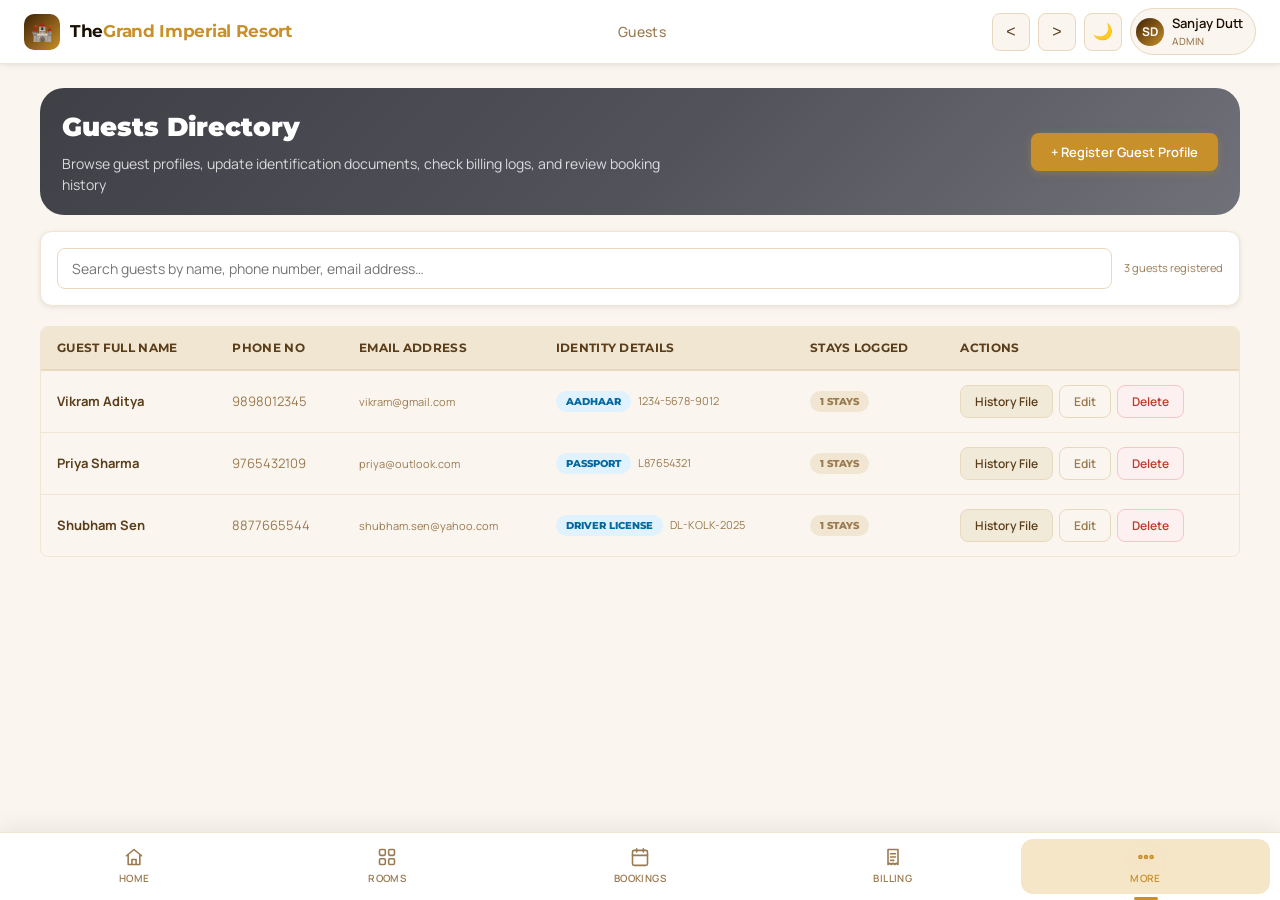
<file: guests.html>
<!DOCTYPE html>
<html lang="en">
<head>
  <meta charset="UTF-8">
  <meta name="viewport" content="width=device-width, initial-scale=1.0">
  <title>The Grand Imperial — Guests Registry</title>
  <link rel="stylesheet" href="css/shared.css">
  <style>
    .guest-history-card {
      background: var(--c-cream);
      border-radius: var(--radius-md);
      padding: 14px;
      margin-bottom: 14px;
      border: 1px solid var(--c-border);
    }
  </style>
</head>
<body>
  <nav class="topnav" id="topnav"></nav>

  <div class="page-wrap">
    <div class="page-hero" style="--hero-from:#3f3f46;--hero-mid:#52525b;--hero-to:#71717a">
      <div>
        <div class="page-hero__title">Guests Directory</div>
        <div class="page-hero__sub">Browse guest profiles, update identification documents, check billing logs, and review booking history</div>
      </div>
      <div>
        <button class="btn btn-primary" onclick="openGuestModal()">+ Register Guest Profile</button>
      </div>
    </div>

    <!-- Filters Row -->
    <div class="card card-padded mb-20" style="padding:16px">
      <div style="display:flex;gap:12px;align-items:center">
        <div class="search-wrap" style="flex:1">
          <input type="text" id="searchQ" class="form-control" placeholder="Search guests by name, phone number, email address…">
        </div>
        <span class="text-xs text-soft" id="totalGuestsLabel">0 guests registered</span>
      </div>
    </div>

    <!-- Guests Table -->
    <div id="guestsContainer"></div>
  </div>

  <!-- Guest Add / Edit Modal -->
  <div class="modal-overlay" id="guestModal">
    <div class="modal" style="max-width:440px">
      <div class="modal-header">
        <div class="modal-title" id="modalTitle">Register Guest Profile</div>
        <button class="modal-close" onclick="closeGuestModal()">✕</button>
      </div>
      <div class="modal-body">
        <div class="form-group">
          <label class="form-label">Full Name</label>
          <input type="text" class="form-control" id="gName" placeholder="e.g. Vikram Aditya" required>
        </div>
        <div class="grid-2">
          <div class="form-group">
            <label class="form-label">Phone Number</label>
            <input type="tel" class="form-control" id="gPhone" placeholder="e.g. 9898012345" required>
          </div>
          <div class="form-group">
            <label class="form-label">Email Address</label>
            <input type="email" class="form-control" id="gEmail" placeholder="e.g. vikram@gmail.com">
          </div>
        </div>
        <div class="form-group">
          <label class="form-label">Postal / Residential Address</label>
          <input type="text" class="form-control" id="gAddress" placeholder="e.g. Bandra West, Mumbai">
        </div>
        <div class="grid-2">
          <div class="form-group">
            <label class="form-label">ID Document Type</label>
            <select class="form-control" id="gIdType">
              <option value="Aadhaar">Aadhaar Card</option>
              <option value="Passport">Passport</option>
              <option value="Driver License">Driver License</option>
            </select>
          </div>
          <div class="form-group">
            <label class="form-label">Document Number</label>
            <input type="text" class="form-control" id="gIdNo" placeholder="ID Card Number">
          </div>
        </div>
        <div class="form-group">
          <label class="form-label">Special requests / service notes</label>
          <input type="text" class="form-control" id="gNotes" placeholder="e.g. prefers high floor, quiet rooms">
        </div>
        <div style="display:flex;gap:10px;margin-top:16px">
          <button class="btn btn-primary" style="flex:1" id="saveGuestBtn">Save Profile</button>
          <button class="btn btn-ghost" onclick="closeGuestModal()">Cancel</button>
        </div>
      </div>
    </div>
  </div>

  <!-- Guest Booking History details modal -->
  <div class="modal-overlay" id="historyModal">
    <div class="modal" style="max-width:540px">
      <div class="modal-header">
        <div class="modal-title" id="historyTitle">Guest History File</div>
        <button class="modal-close" onclick="closeHistoryModal()">✕</button>
      </div>
      <div class="modal-body">
        <div id="historySummaryCard" style="margin-bottom:16px"></div>
        <div id="historyLogs"></div>
      </div>
    </div>
  </div>

  <nav class="bottomnav" id="bottomnav"></nav>

  <script src="js/shared.js"></script>
  <script>
    const user = Auth.require();
    renderTopNav('guests');
    renderBottomNav('more');

    let editingId = null;

    document.getElementById('searchQ').addEventListener('input', render);

    function getFilteredGuests() {
      const guests = DB.get('guests', []);
      const search = document.getElementById('searchQ').value.toLowerCase();

      return guests.filter(g => 
        !search || 
        g.name.toLowerCase().includes(search) || 
        g.phone.includes(search) || 
        (g.email && g.email.toLowerCase().includes(search))
      );
    }

    function render() {
      const filtered = getFilteredGuests();
      const reservations = DB.get('reservations', []);
      const container = document.getElementById('guestsContainer');
      
      document.getElementById('totalGuestsLabel').textContent = `${filtered.length} guests registered`;

      if (!filtered.length) {
        container.innerHTML = `
          <div class="empty-state card card-padded">
            <div class="empty-state__icon">👥</div>
            <div class="empty-state__title">No guest profiles found</div>
            <div class="empty-state__desc">Register guests to associate them with reservations and stay logs.</div>
          </div>`;
        return;
      }

      container.innerHTML = `
        <div class="table-wrap">
          <table class="table">
            <thead>
              <tr>
                <th>Guest Full Name</th>
                <th>Phone No</th>
                <th>Email Address</th>
                <th>Identity Details</th>
                <th>Stays logged</th>
                <th>Actions</th>
              </tr>
            </thead>
            <tbody>
              ${filtered.map(g => {
                const guestStays = reservations.filter(r => r.guestId === g.id);
                return `
                  <tr>
                    <td><strong>${escapeHtml(g.name)}</strong></td>
                    <td><span class="text-soft">${escapeHtml(g.phone)}</span></td>
                    <td><span class="text-xs text-soft">${escapeHtml(g.email || 'N/A')}</span></td>
                    <td><span class="badge badge-blue">${escapeHtml(g.idType || 'Aadhaar')}</span> <span class="text-xs text-soft" style="margin-left:4px">${escapeHtml(g.idNumber || 'N/A')}</span></td>
                    <td><span class="badge badge-gray">${guestStays.length} Stays</span></td>
                    <td>
                      <div style="display:flex;gap:6px">
                        <button class="btn btn-secondary btn-sm" onclick="openHistoryModal(${g.id})">History File</button>
                        <button class="btn btn-ghost btn-sm" onclick="openGuestModal(${g.id})">Edit</button>
                        ${Auth.can('Manager') ? `<button class="btn btn-danger btn-sm" onclick="deleteGuestProfile(${g.id},'${escapeHtml(g.name)}')">Delete</button>` : ''}
                      </div>
                    </td>
                  </tr>`;
              }).join('')}
            </tbody>
          </table>
        </div>`;
    }

    // Modal Add / Edit Guest Profile
    function openGuestModal(id = null) {
      editingId = id;
      document.getElementById('modalTitle').textContent = id ? 'Modify Guest Profile' : 'Register Guest Profile';

      if (id) {
        const guests = DB.get('guests', []);
        const g = guests.find(x => x.id === id);
        if (g) {
          document.getElementById('gName').value = g.name;
          document.getElementById('gPhone').value = g.phone;
          document.getElementById('gEmail').value = g.email || "";
          document.getElementById('gAddress').value = g.address || "";
          document.getElementById('gIdType').value = g.idType || "Aadhaar";
          document.getElementById('gIdNo').value = g.idNumber || "";
          document.getElementById('gNotes').value = g.notes || "";
        }
      } else {
        document.getElementById('gName').value = "";
        document.getElementById('gPhone').value = "";
        document.getElementById('gEmail').value = "";
        document.getElementById('gAddress').value = "";
        document.getElementById('gIdType').value = "Aadhaar";
        document.getElementById('gIdNo').value = "";
        document.getElementById('gNotes').value = "";
      }
      document.getElementById('guestModal').classList.add('open');
    }

    function closeGuestModal() {
      document.getElementById('guestModal').classList.remove('open');
      editingId = null;
    }

    document.getElementById('saveGuestBtn').addEventListener('click', () => {
      const name = document.getElementById('gName').value.trim();
      const phone = document.getElementById('gPhone').value.trim();
      const email = document.getElementById('gEmail').value.trim();
      const address = document.getElementById('gAddress').value.trim();
      const idType = document.getElementById('gIdType').value;
      const idNumber = document.getElementById('gIdNo').value.trim();
      const notes = document.getElementById('gNotes').value.trim();

      if (!name || !phone) {
        toast('Guest name and phone number are required', 'error');
        return;
      }

      const guests = DB.get('guests', []);
      if (editingId) {
        const idx = guests.findIndex(g => g.id === editingId);
        if (idx !== -1) {
          guests[idx] = { ...guests[idx], name, phone, email, address, idType, idNumber, notes };
        }
        toast('Guest profile updated', 'success');
      } else {
        // Duplicate phone check
        if (guests.some(g => g.phone === phone)) {
          toast('Guest phone number already registered', 'error');
          return;
        }

        guests.push({
          id: Date.now(),
          name, phone, email, address, idType, idNumber, notes
        });
        toast('New guest profile registered', 'success');
      }

      DB.set('guests', guests);
      closeGuestModal();
      render();
    });

    function deleteGuestProfile(id, name) {
      const conf = confirm(`Unregister guest profile for "${name}"? Booking history will remain.`);
      if (!conf) return;

      const guests = DB.get('guests', []);
      const updated = guests.filter(g => g.id !== id);
      DB.set('guests', updated);
      toast('Guest profile deleted', 'success');
      render();
    }

    // Guest History logs overlay
    function openHistoryModal(guestId) {
      const guests = DB.get('guests', []);
      const reservations = DB.get('reservations', []);
      
      const g = guests.find(x => x.id === guestId);
      if (!g) return;

      const gStays = reservations.filter(r => r.guestId === guestId);
      const totalSpent = gStays.reduce((sum, r) => sum + (r.isPaid || r.status === 'Checked Out' ? r.totalAmount : r.paidAmount), 0);

      document.getElementById('historyTitle').textContent = `${g.name} — Stay History`;

      document.getElementById('historySummaryCard').innerHTML = `
        <div class="stat-grid" style="grid-template-columns: 1fr 1fr; gap: 10px; margin-bottom: 0">
          <div class="stat-card" style="--accent:var(--c-brand-soft); padding: 12px">
            <div class="stat-card__label" style="font-size:10px">Total Bookings</div>
            <div class="stat-card__value" style="font-size:20px">${gStays.length} stays</div>
          </div>
          <div class="stat-card" style="--accent:var(--c-success); padding: 12px">
            <div class="stat-card__label" style="font-size:10px">Cumulative Spend</div>
            <div class="stat-card__value" style="font-size:20px">${fmt(totalSpent)}</div>
          </div>
        </div>
      `;

      const logsContainer = document.getElementById('historyLogs');
      if (!gStays.length) {
        logsContainer.innerHTML = `<div class="empty-state" style="padding:10px"><div class="empty-state__title">No bookings registered for this guest</div></div>`;
      } else {
        logsContainer.innerHTML = `
          <div style="font-size:11px;font-weight:700;color:var(--c-text-soft);margin-bottom:8px">BOOKINGS FILE LIST (${gStays.length}):</div>
          ${gStays.map(r => {
            const nights = Math.max(1, Math.round((new Date(r.checkOutDate) - new Date(r.checkInDate)) / 86400000));
            const statusCls = r.status==='Checked Out'?'badge-green':r.status==='Checked In'?'badge-red':r.status==='Confirmed'?'badge-gold':'badge-gray';
            return `
              <div class="guest-history-card">
                <div style="display:flex;justify-content:space-between;align-items:center;margin-bottom:4px">
                  <span class="badge badge-gold">${r.reservationNumber}</span>
                  <span class="badge ${statusCls}">${r.status}</span>
                </div>
                <div style="font-size:12px;margin-bottom:2px"><strong>Room ${r.roomNumber}</strong> (${escapeHtml(r.roomTypeName)}) · ${nights} Nights</div>
                <div style="font-size:11px;color:var(--c-text-soft)">Stay Dates: ${r.checkInDate} to ${r.checkOutDate}</div>
                <div style="font-size:12px;margin-top:6px;font-weight:700;color:var(--c-brand-soft)">Total Cost: ${fmt(r.totalAmount)} (Paid: ${fmt(r.paidAmount)})</div>
                <div style="display:flex;justify-content:flex-end;margin-top:8px">
                  <button class="btn btn-secondary btn-sm" onclick="printReceipt(${r.id})">🖨️ Print Invoice</button>
                </div>
              </div>`;
          }).join('')}
        `;
      }

      document.getElementById('historyModal').classList.add('open');
    }

    function closeHistoryModal() {
      document.getElementById('historyModal').classList.remove('open');
    }

    function printReceipt(resId) {
      const reservations = DB.get('reservations', []);
      const r = reservations.find(x => x.id === resId);
      if (r) printBill(r);
    }

    // Modal close clicks
    document.getElementById('guestModal').addEventListener('click', e => {
      if (e.target === document.getElementById('guestModal')) closeGuestModal();
    });
    document.getElementById('historyModal').addEventListener('click', e => {
      if (e.target === document.getElementById('historyModal')) closeHistoryModal();
    });

    render();
  </script>
</body>
</html>
</file>
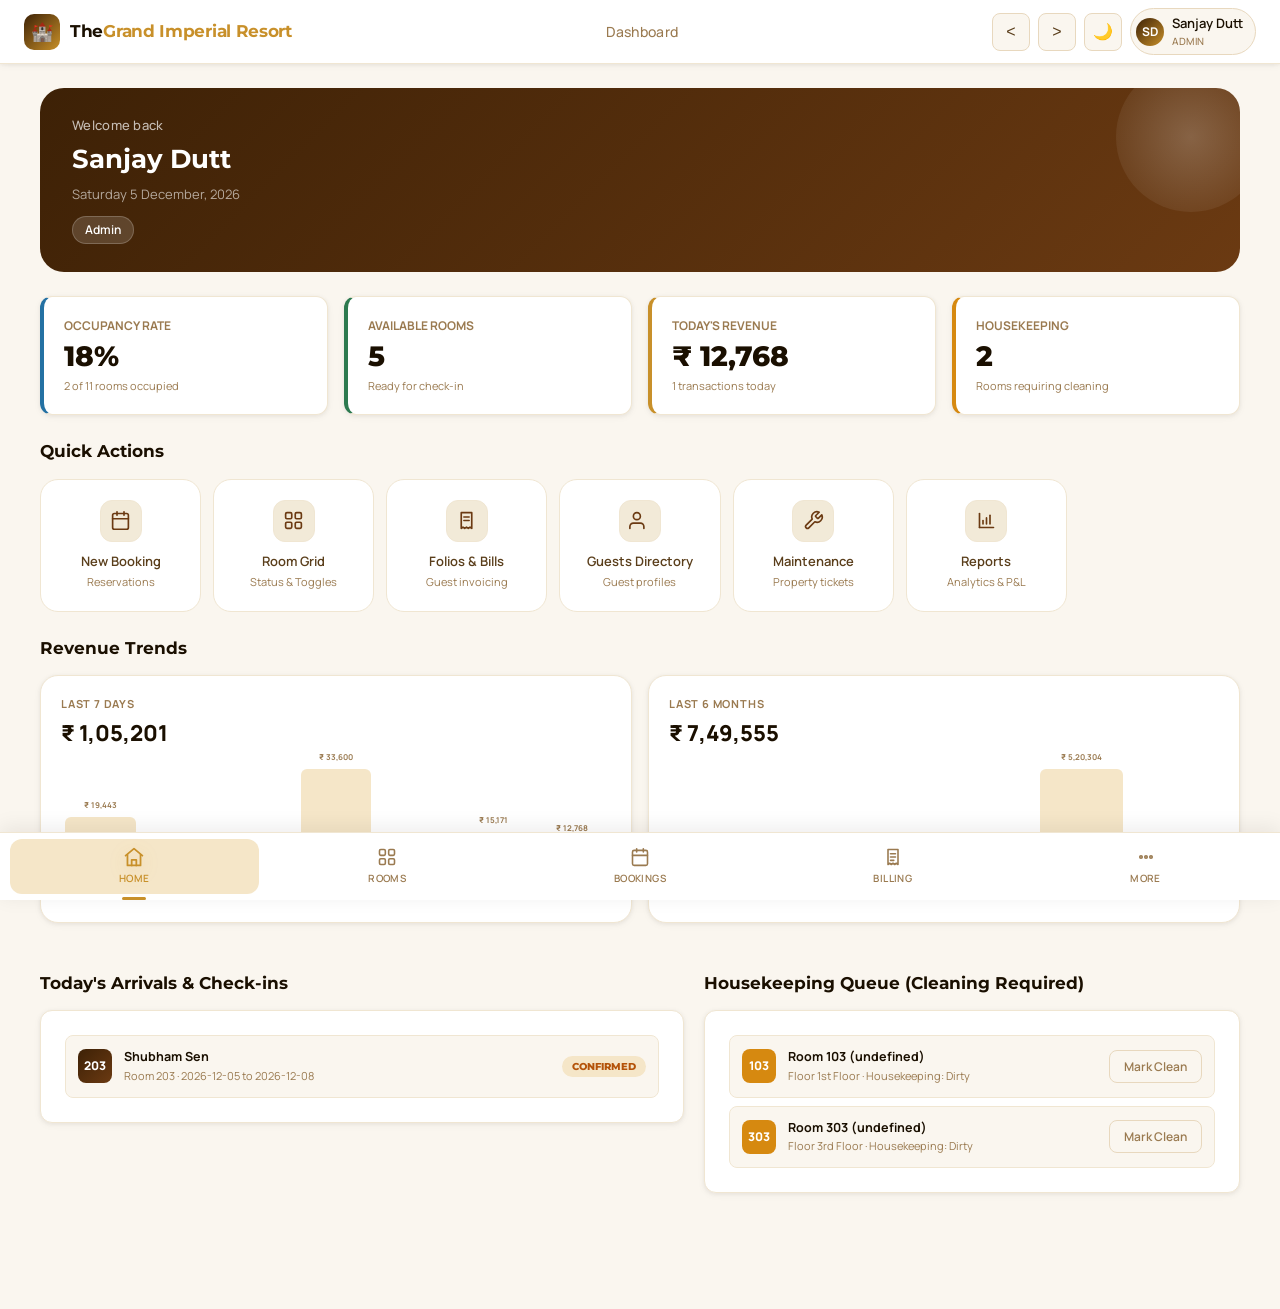
<file: home.html>
<!DOCTYPE html>
<html lang="en">
<head>
  <meta charset="UTF-8">
  <meta name="viewport" content="width=device-width, initial-scale=1.0">
  <title>The Grand Imperial — Dashboard</title>
  <link rel="stylesheet" href="css/shared.css">
  <style>
    .greeting-bar {
      background: linear-gradient(135deg, var(--c-brand-mid) 0%, var(--c-brand-soft) 100%);
      border-radius: var(--radius-xl);
      padding: 28px 32px;
      margin-bottom: 24px;
      position: relative;
      overflow: hidden;
      color: #fff;
    }
    .greeting-bar::before {
      content: '';
      position: absolute;
      right: -26px;
      top: -26px;
      width: 150px;
      height: 150px;
      border-radius: 50%;
      background: radial-gradient(circle, rgba(255,255,255,.22), rgba(255,255,255,0));
    }
    .greeting-bar__hello {
      font-size: 13px;
      font-weight: 500;
      opacity: .7;
      letter-spacing: .3px;
      margin-bottom: 4px;
    }
    .greeting-bar__name {
      font-family: var(--font-display);
      font-size: 26px;
      font-weight: 700;
      margin-bottom: 6px;
    }
    .greeting-bar__date {
      font-size: 13px;
      opacity: .6;
    }
    .greeting-bar__role {
      display: inline-flex;
      align-items: center;
      gap: 6px;
      margin-top: 12px;
      background: rgba(255,255,255,.15);
      border: 1px solid rgba(255,255,255,.2);
      border-radius: 99px;
      padding: 4px 12px;
      font-size: 12px;
      font-weight: 600;
    }

    .section-title {
      font-family: var(--font-display);
      font-size: 17px;
      font-weight: 700;
      color: var(--c-text);
      margin-bottom: 14px;
      display: flex;
      align-items: center;
      gap: 8px;
    }

    .quick-actions {
      display: grid;
      grid-template-columns: repeat(auto-fill, minmax(140px, 1fr));
      gap: 12px;
      margin-bottom: 24px;
    }

    .quick-action {
      background: var(--c-surface);
      border: 1px solid var(--c-border-soft);
      border-radius: var(--radius-lg);
      padding: 20px 16px;
      text-align: center;
      text-decoration: none;
      transition: all var(--trans-base);
      cursor: pointer;
      display: block;
    }
    .quick-action:hover {
      border-color: var(--c-gold);
      transform: translateY(-3px);
      box-shadow: var(--shadow-md);
    }
    .quick-action__icon {
      width: 42px;
      height: 42px;
      margin: 0 auto 10px;
      border-radius: 12px;
      background: var(--c-cream-mid);
      border: 1px solid var(--c-border-soft);
      display: flex;
      align-items: center;
      justify-content: center;
      transition: transform var(--trans-fast), border-color var(--trans-fast), background var(--trans-fast);
    }
    .quick-action__icon svg {
      width: 21px;
      height: 21px;
      stroke: var(--c-brand-soft);
      stroke-width: 1.9;
      stroke-linecap: round;
      stroke-linejoin: round;
      fill: none;
      transition: stroke var(--trans-fast), transform var(--trans-fast);
    }
    .quick-action:hover .quick-action__icon {
      border-color: var(--c-gold);
      background: var(--c-gold-pale);
      transform: translateY(-2px);
    }
    .quick-action:hover .quick-action__icon svg {
      stroke: var(--c-gold);
      transform: scale(1.05);
    }
    .quick-action__label {
      font-size: 13px;
      font-weight: 600;
      color: var(--c-text-mid);
    }
    .quick-action__sub {
      font-size: 11px;
      color: var(--c-text-soft);
      margin-top: 3px;
    }

    .bottom-grid {
      display: grid;
      grid-template-columns: 1.2fr 1fr;
      gap: 20px;
    }

    .recent-list { display: flex; flex-direction: column; gap: 8px; }
    .recent-item {
      display: flex;
      align-items: center;
      gap: 12px;
      padding: 12px;
      background: var(--c-cream);
      border-radius: var(--radius-sm);
      border: 1px solid var(--c-border-soft);
      transition: background var(--trans-fast);
      text-decoration: none;
      color: var(--c-text-mid);
    }
    .recent-item:hover { background: var(--c-gold-pale); }
    
    .avatar-circle {
      width: 34px;
      height: 34px;
      background: linear-gradient(135deg, var(--c-brand-mid), var(--c-brand-soft));
      border-radius: 8px;
      display: flex;
      align-items: center;
      justify-content: center;
      color: #fff;
      font-weight: 800;
      font-size: 12px;
      flex-shrink: 0;
    }

    .info-block { flex: 1; min-width: 0; }
    .info-title { font-size: 12.5px; font-weight: 700; color: var(--c-text); white-space: nowrap; overflow: hidden; text-overflow: ellipsis; }
    .info-meta { font-size: 11px; color: var(--c-text-soft); margin-top: 1px; }
    .info-amount { font-family: var(--font-numeric); font-weight: 700; color: var(--c-text); font-size: 14px; }

    .chart-card {
      background: var(--c-surface);
      border-radius: var(--radius-lg);
      border: 1px solid var(--c-border-soft);
      padding: 20px;
      box-shadow: var(--shadow-sm);
      margin-bottom: 24px;
    }
    .chart-card__title {
      font-size: 11px;
      font-weight: 700;
      letter-spacing: .8px;
      text-transform: uppercase;
      color: var(--c-text-soft);
      margin-bottom: 4px;
    }
    .chart-card__value {
      font-family: var(--font-display);
      font-size: 22px;
      font-weight: 800;
      color: var(--c-text);
      margin-bottom: 12px;
    }

    @media (max-width: 800px) {
      .bottom-grid { grid-template-columns: 1fr; }
    }
  </style>
</head>
<body>
  <nav class="topnav" id="topnav"></nav>

  <div class="page-wrap">
    <!-- Greeting Welcome -->
    <div class="greeting-bar anim-fadeup" id="greetingBar">
      <div class="greeting-bar__hello">Welcome back</div>
      <div class="greeting-bar__name" id="userNameLabel">Loading...</div>
      <div class="greeting-bar__date" id="currentDateLabel"></div>
      <div class="greeting-bar__role" id="userRoleBadge"></div>
    </div>

    <!-- Stats Cards Grid -->
    <div class="stat-grid anim-fadeup anim-delay-1" id="liveStats"></div>

    <!-- Quick Operations Links -->
    <div class="section-title anim-fadeup anim-delay-2">Quick Actions</div>
    <div class="quick-actions anim-fadeup anim-delay-2" id="quickActionsGrid">
      <a href="reservations.html?action=new" class="quick-action" id="qaBook">
        <div class="quick-action__icon">
          <svg viewBox="0 0 24 24"><rect x="3" y="4" width="18" height="18" rx="2"/><line x1="16" y1="2" x2="16" y2="6"/><line x1="8" y1="2" x2="8" y2="6"/><line x1="3" y1="10" x2="21" y2="10"/></svg>
        </div>
        <div class="quick-action__label">New Booking</div>
        <div class="quick-action__sub">Reservations</div>
      </a>
      <a href="rooms.html" class="quick-action">
        <div class="quick-action__icon">
          <svg viewBox="0 0 24 24"><rect x="3" y="3" width="7" height="7" rx="1.5"/><rect x="14" y="3" width="7" height="7" rx="1.5"/><rect x="3" y="14" width="7" height="7" rx="1.5"/><rect x="14" y="14" width="7" height="7" rx="1.5"/></svg>
        </div>
        <div class="quick-action__label">Room Grid</div>
        <div class="quick-action__sub">Status & Toggles</div>
      </a>
      <a href="billing.html" class="quick-action" id="qaBilling">
        <div class="quick-action__icon">
          <svg viewBox="0 0 24 24"><path d="M6 3h12v18l-2-1.5-2 1.5-2-1.5-2 1.5-2-1.5-2 1.5z"/><line x1="9" y1="8" x2="15" y2="8"/><line x1="9" y1="12" x2="15" y2="12"/></svg>
        </div>
        <div class="quick-action__label">Folios & Bills</div>
        <div class="quick-action__sub">Guest invoicing</div>
      </a>
      <a href="guests.html" class="quick-action">
        <div class="quick-action__icon">
          <svg viewBox="0 0 24 24"><path d="M17 21v-2a4 4 0 0 0-4-4H5a4 4 0 0 0-4 4v2"/><circle cx="9" cy="7" r="4"/></svg>
        </div>
        <div class="quick-action__label">Guests Directory</div>
        <div class="quick-action__sub">Guest profiles</div>
      </a>
      <a href="maintenance.html" class="quick-action" id="qaMaintenance">
        <div class="quick-action__icon">
          <svg viewBox="0 0 24 24"><path d="M14.7 6.3a1 1 0 0 0 0 1.4l1.6 1.6a1 1 0 0 0 1.4 0l3.77-3.77a6 6 0 0 1-7.94 7.94l-6.91 6.91a2.12 2.12 0 0 1-3-3l6.91-6.91a6 6 0 0 1 7.94-7.94l-3.76 3.76z"/></svg>
        </div>
        <div class="quick-action__label">Maintenance</div>
        <div class="quick-action__sub">Property tickets</div>
      </a>
      <a href="reports.html" class="quick-action" id="qaReports">
        <div class="quick-action__icon">
          <svg viewBox="0 0 24 24"><path d="M4 20V4"/><path d="M4 20h16"/><path d="M8 16v-4"/><path d="M12 16v-7"/><path d="M16 16v-10"/></svg>
        </div>
        <div class="quick-action__icon-wrapper"></div>
        <div class="quick-action__label">Reports</div>
        <div class="quick-action__sub">Analytics & P&L</div>
      </a>
    </div>

    <!-- Charts Grid -->
    <div class="section-title anim-fadeup anim-delay-3">Revenue Trends</div>
    <div class="chart-grid anim-fadeup anim-delay-3">
      <div class="chart-card">
        <div class="chart-card__title">Last 7 Days</div>
        <div class="chart-card__value" id="sevenDayRevenueLabel">₹0</div>
        <div id="chart7"></div>
      </div>
      <div class="chart-card" id="monthChartCard">
        <div class="chart-card__title">Last 6 Months</div>
        <div class="chart-card__value" id="sixMonthRevenueLabel">₹0</div>
        <div id="chart6m"></div>
      </div>
    </div>

    <!-- Bottom Lists Split -->
    <div class="bottom-grid anim-fadeup anim-delay-4">
      <!-- Arrivals list -->
      <div>
        <div class="section-title">Today's Arrivals & Check-ins</div>
        <div class="card card-padded">
          <div class="recent-list" id="arrivalsList"></div>
        </div>
      </div>

      <!-- Housekeeping Alerts -->
      <div>
        <div class="section-title">Housekeeping Queue (Cleaning Required)</div>
        <div class="card card-padded">
          <div class="recent-list" id="housekeepingQueue"></div>
        </div>
      </div>
    </div>
  </div>

  <nav class="bottomnav" id="bottomnav"></nav>

  <script src="js/shared.js"></script>
  <script>
    const user = Auth.require();
    renderTopNav('home');
    renderBottomNav('home');

    if (user) {
      const elName = document.getElementById('userNameLabel');
      if (elName) elName.textContent = user.name;
      const elDate = document.getElementById('currentDateLabel');
      if (elDate) elDate.textContent = today();
      const elRole = document.getElementById('userRoleBadge');
      if (elRole) elRole.textContent = user.role;
    }

    // Permissions check
    const isHousekeeper = user && user.role === 'Housekeeping';
    const isReceptionist = user && user.role === 'Receptionist';

    if (isHousekeeper) {
      if (document.getElementById('qaBook')) document.getElementById('qaBook').style.display = 'none';
      if (document.getElementById('qaBilling')) document.getElementById('qaBilling').style.display = 'none';
      if (document.getElementById('qaReports')) document.getElementById('qaReports').style.display = 'none';
    }

    function renderDashboard() {
      const rooms = DB.get('rooms', []);
      const reservations = DB.get('reservations', []);
      const charges = DB.get('charges', []);
      const payments = DB.get('payments', []);

      const todayStr = new Date().toISOString().slice(0, 10);

      // Stat stats
      const totalRooms = rooms.length;
      const occupied = rooms.filter(r => r.status === 'Occupied').length;
      const available = rooms.filter(r => r.status === 'Available').length;
      const occPercent = totalRooms ? Math.round((occupied / totalRooms) * 100) : 0;

      const todayArrivals = reservations.filter(r => r.checkInDate === todayStr && r.status !== 'Cancelled');
      
      const todayPayments = payments.filter(p => isToday(p.date));
      const todayRev = todayPayments.reduce((sum, p) => sum + Number(p.amount || 0), 0);

      const cleaningReq = rooms.filter(r => r.status === 'Cleaning' || r.housekeeping === 'Dirty').length;

      document.getElementById('liveStats').innerHTML = [
        { label: 'Occupancy Rate', value: `${occPercent}%`, sub: `${occupied} of ${totalRooms} rooms occupied`, accent: 'var(--c-info)' },
        { label: 'Available Rooms', value: available, sub: 'Ready for check-in', accent: 'var(--c-success)' },
        { label: 'Today\'s Revenue', value: fmt(todayRev), sub: `${todayPayments.length} transactions today`, accent: 'var(--c-gold)' },
        { label: 'Housekeeping', value: cleaningReq, sub: 'Rooms requiring cleaning', accent: cleaningReq > 0 ? 'var(--c-warn)' : 'var(--c-success)' }
      ].map(s => `
        <div class="stat-card" style="--accent:${s.accent}">
          <div class="stat-card__label">${s.label}</div>
          <div class="stat-card__value">${s.value}</div>
          <div class="stat-card__sub">${s.sub}</div>
        </div>`).join('');

      // 7-day Bar Chart
      const last7 = Array.from({ length: 7 }, (_, i) => {
        const d = new Date(); d.setDate(d.getDate() - (6 - i));
        const dStr = d.toISOString().slice(0, 10);
        const localStr = d.toLocaleDateString('en-CA');
        const dateMatch = d.toDateString();
        const l = d.toLocaleDateString('en-IN', { weekday: 'short' });
        const v = payments.filter(p => {
          if (!p.date) return false;
          const pStr = String(p.date).slice(0, 10);
          return pStr === dStr || pStr === localStr || new Date(p.date).toDateString() === dateMatch;
        }).reduce((sum, p) => sum + (p.amount || 0), 0);
        return { l, v };
      });
      document.getElementById('sevenDayRevenueLabel').textContent = fmt(last7.reduce((sum, d) => sum + d.v, 0));
      renderBarChart('chart7', last7);

      // 6-month Bar Chart
      const last6m = Array.from({ length: 6 }, (_, i) => {
        const d = new Date(); d.setMonth(d.getMonth() - (5 - i));
        const l = d.toLocaleDateString('en-IN', { month: 'short' });
        const v = payments.filter(p => {
          const x = new Date(p.date);
          return x.getMonth() === d.getMonth() && x.getFullYear() === d.getFullYear();
        }).reduce((sum, p) => sum + (p.amount || 0), 0);
        return { l, v };
      });
      document.getElementById('sixMonthRevenueLabel').textContent = fmt(last6m.reduce((sum, d) => sum + d.v, 0));
      renderBarChart('chart6m', last6m);

      // Arrivals list
      const arrivalsContainer = document.getElementById('arrivalsList');
      if (!todayArrivals.length) {
        arrivalsContainer.innerHTML = '<div class="empty-state" style="padding:20px"><div class="empty-state__title">No Scheduled Arrivals</div><div class="empty-state__desc">No check-ins listed for today.</div></div>';
      } else {
        arrivalsContainer.innerHTML = todayArrivals.map(res => {
          const badgeClass = res.status === 'Checked In' ? 'badge-green' : 'badge-gold';
          return `
            <a href="reservations.html?id=${res.id}" class="recent-item">
              <div class="avatar-circle">${res.roomNumber || 'RM'}</div>
              <div class="info-block">
                <div class="info-title">${escapeHtml(res.guestName)}</div>
                <div class="info-meta">Room ${res.roomNumber} · ${res.checkInDate} to ${res.checkOutDate}</div>
              </div>
              <span class="badge ${badgeClass}">${res.status}</span>
            </a>`;
        }).join('');
      }

      // Housekeeping queue
      const dirtyRooms = rooms.filter(r => r.status === 'Cleaning' || r.housekeeping === 'Dirty');
      const hkContainer = document.getElementById('housekeepingQueue');
      if (!dirtyRooms.length) {
        hkContainer.innerHTML = '<div class="empty-state" style="padding:20px"><div class="empty-state__title">All Rooms Clean</div><div class="empty-state__desc">No pending cleaning tasks.</div></div>';
      } else {
        hkContainer.innerHTML = dirtyRooms.map(rm => `
          <div class="recent-item">
            <div class="avatar-circle" style="background:var(--c-warn)">${rm.roomNumber}</div>
            <div class="info-block">
              <div class="info-title">Room ${rm.roomNumber} (${rm.type})</div>
              <div class="info-meta">Floor ${rm.floor} · Housekeeping: ${rm.housekeeping || 'Dirty'}</div>
            </div>
            <button class="btn btn-ghost btn-sm" onclick="markRoomClean(${rm.id})">Mark Clean</button>
          </div>`).join('');
      }
    }

    function markRoomClean(roomId) {
      const rooms = DB.get('rooms', []);
      const rm = rooms.find(r => r.id === roomId);
      if (rm) {
        rm.housekeeping = 'Clean';
        if (rm.status === 'Cleaning') rm.status = 'Available';
        DB.set('rooms', rooms);
        toast(`Room ${rm.roomNumber} marked clean!`, 'success');
        renderDashboard();
      }
    }

    renderDashboard();
  </script>
</body>
</html>
</file>
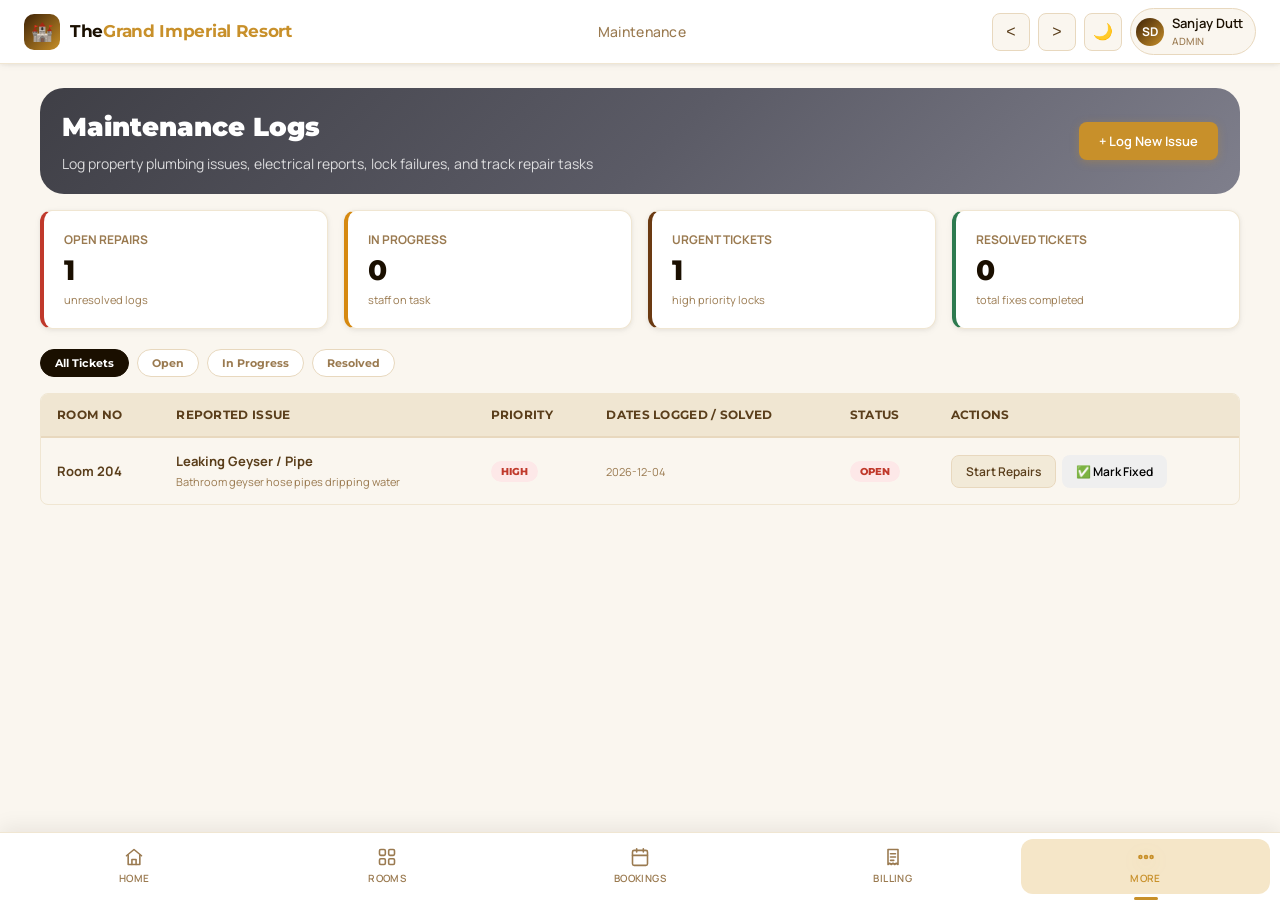
<file: maintenance.html>
<!DOCTYPE html>
<html lang="en">
<head>
  <meta charset="UTF-8">
  <meta name="viewport" content="width=device-width, initial-scale=1.0">
  <title>The Grand Imperial — Maintenance Logs</title>
  <link rel="stylesheet" href="css/shared.css">
  <style>
    .priority-high { color: var(--c-danger); font-weight: bold; }
    .priority-medium { color: var(--c-warn); font-weight: bold; }
    .priority-low { color: var(--c-info); font-weight: bold; }
  </style>
</head>
<body>
  <nav class="topnav" id="topnav"></nav>

  <div class="page-wrap">
    <div class="page-hero" style="--hero-from:#3f3f46;--hero-mid:#5b5b66;--hero-to:#7f7f8c">
      <div>
        <div class="page-hero__title">Maintenance Logs</div>
        <div class="page-hero__sub">Log property plumbing issues, electrical reports, lock failures, and track repair tasks</div>
      </div>
      <div>
        <button class="btn btn-primary" onclick="openTicketModal()">+ Log New Issue</button>
      </div>
    </div>

    <!-- Stats widgets -->
    <div class="stat-grid mb-20" id="maintenanceStats"></div>

    <!-- Filters Row -->
    <div style="display:flex;gap:10px;margin-bottom:16px;flex-wrap:wrap;align-items:center">
      <div class="chip-group" id="statusChips">
        <button class="chip active" onclick="setStatusFilter('All')">All Tickets</button>
        <button class="chip" onclick="setStatusFilter('Open')">Open</button>
        <button class="chip" onclick="setStatusFilter('In Progress')">In Progress</button>
        <button class="chip" onclick="setStatusFilter('Resolved')">Resolved</button>
      </div>
      <div style="flex:1"></div>
    </div>

    <!-- Logs Table -->
    <div id="ticketsContainer"></div>
  </div>

  <!-- Create Maintenance Ticket Modal -->
  <div class="modal-overlay" id="ticketModal">
    <div class="modal" style="max-width:420px">
      <div class="modal-header">
        <div class="modal-title">Log Maintenance Ticket</div>
        <button class="modal-close" onclick="closeTicketModal()">✕</button>
      </div>
      <div class="modal-body">
        <div class="form-group">
          <label class="form-label">Select Room</label>
          <select class="form-control" id="ticketRoomSelect" required></select>
        </div>
        <div class="form-group">
          <label class="form-label">Issue Label</label>
          <input type="text" class="form-control" id="ticketIssue" placeholder="e.g. AC remote sensor faulty" required>
        </div>
        <div class="form-group">
          <label class="form-label">Priority Level</label>
          <select class="form-control" id="ticketPriority">
            <option value="Low">Low Priority</option>
            <option value="Medium" selected>Medium Priority</option>
            <option value="High">High Priority (Urgent Lockout)</option>
          </select>
        </div>
        <div class="form-group">
          <label class="form-label">Detailed Remarks</label>
          <input type="text" class="form-control" id="ticketDesc" placeholder="e.g. Bathroom exhaust fan making heavy noise" required>
        </div>
        <div style="display:flex;gap:10px;margin-top:16px">
          <button class="btn btn-primary" style="flex:1" id="saveTicketBtn">Log Issue & Lock Room</button>
          <button class="btn btn-ghost" onclick="closeTicketModal()">Cancel</button>
        </div>
      </div>
    </div>
  </div>

  <nav class="bottomnav" id="bottomnav"></nav>

  <script src="js/shared.js"></script>
  <script>
    const user = Auth.require();
    renderTopNav('maintenance');
    renderBottomNav('more');

    let activeFilter = 'All';

    function setStatusFilter(f) {
      activeFilter = f;
      document.querySelectorAll('#statusChips .chip').forEach(btn => {
        btn.classList.toggle('active', btn.textContent.trim().includes(f) || (f==='All' && btn.textContent.trim()==='All Tickets'));
      });
      render();
    }

    function populateRoomsSelect() {
      const rooms = DB.get('rooms', []);
      document.getElementById('ticketRoomSelect').innerHTML = rooms.map(r =>
        `<option value="${r.id}">Room ${r.roomNumber} (${escapeHtml(r.roomTypeName)})</option>`
      ).join('');
    }

    function render() {
      const maintenance = DB.get('maintenance', []);
      const container = document.getElementById('ticketsContainer');

      // Statistics counts
      const openCount = maintenance.filter(t => t.status === 'Open').length;
      const progressCount = maintenance.filter(t => t.status === 'In Progress').length;
      const highCount = maintenance.filter(t => t.status !== 'Resolved' && t.priority === 'High').length;
      const resolvedCount = maintenance.filter(t => t.status === 'Resolved').length;

      document.getElementById('maintenanceStats').innerHTML = [
        { label: 'Open Repairs', value: openCount, sub: 'unresolved logs', accent: 'var(--c-danger)' },
        { label: 'In Progress', value: progressCount, sub: 'staff on task', accent: 'var(--c-warn)' },
        { label: 'Urgent Tickets', value: highCount, sub: 'high priority locks', accent: 'var(--c-brand-soft)' },
        { label: 'Resolved Tickets', value: resolvedCount, sub: 'total fixes completed', accent: 'var(--c-success)' }
      ].map(s => `
        <div class="stat-card" style="--accent:${s.accent}">
          <div class="stat-card__label">${s.label}</div>
          <div class="stat-card__value">${s.value}</div>
          <div class="stat-card__sub">${s.sub}</div>
        </div>`).join('');

      const filtered = maintenance.filter(t => activeFilter === 'All' || t.status === activeFilter);

      if (!filtered.length) {
        container.innerHTML = `
          <div class="empty-state card card-padded">
            <div class="empty-state__icon">🔧</div>
            <div class="empty-state__title">No maintenance logs found</div>
            <div class="empty-state__desc">Issues will appear here when reported from the room grids or logged directly.</div>
          </div>`;
        return;
      }

      container.innerHTML = `
        <div class="table-wrap">
          <table class="table">
            <thead>
              <tr>
                <th>Room No</th>
                <th>Reported Issue</th>
                <th>Priority</th>
                <th>Dates Logged / Solved</th>
                <th>Status</th>
                <th>Actions</th>
              </tr>
            </thead>
            <tbody>
              ${filtered.map(t => {
                const dateText = `${t.createdDate} ${t.resolvedDate ? '➜ ' + t.resolvedDate : ''}`;
                
                const priorityBadge = t.priority === 'High' ? 'badge-red' : t.priority === 'Medium' ? 'badge-gold' : 'badge-blue';
                const statusBadge = t.status === 'Resolved' ? 'badge-green' : t.status === 'In Progress' ? 'badge-blue' : 'badge-red';

                let actionBtns = "";
                if (t.status === 'Open') {
                  actionBtns += `<button class="btn btn-secondary btn-sm" onclick="startTicketRepairs(${t.id})">Start Repairs</button>`;
                }
                if (t.status !== 'Resolved') {
                  actionBtns += `<button class="btn btn-success btn-sm" onclick="resolveTicketRepairs(${t.id})">✅ Mark Fixed</button>`;
                } else {
                  actionBtns = `<span class="badge badge-green">SOLVED</span>`;
                }

                return `
                  <tr>
                    <td><strong>Room ${t.roomNumber}</strong></td>
                    <td>
                      <div class="fw-700">${escapeHtml(t.issue)}</div>
                      <div class="text-xs text-soft" style="margin-top:2px">${escapeHtml(t.description)}</div>
                    </td>
                    <td><span class="badge ${priorityBadge}">${t.priority}</span></td>
                    <td><span class="text-xs text-soft">${dateText}</span></td>
                    <td><span class="badge ${statusBadge}">${t.status}</span></td>
                    <td>
                      <div style="display:flex;gap:6px">${actionBtns}</div>
                    </td>
                  </tr>`;
              }).join('')}
            </tbody>
          </table>
        </div>`;
    }

    // Modal triggers
    function openTicketModal() {
      populateRoomsSelect();
      document.getElementById('ticketIssue').value = "";
      document.getElementById('ticketDesc').value = "";
      document.getElementById('ticketPriority').value = "Medium";
      document.getElementById('ticketModal').classList.add('open');
    }

    function closeTicketModal() {
      document.getElementById('ticketModal').classList.remove('open');
    }

    document.getElementById('saveTicketBtn').addEventListener('click', () => {
      const roomId = parseInt(document.getElementById('ticketRoomSelect').value, 10);
      const issue = document.getElementById('ticketIssue').value.trim();
      const priority = document.getElementById('ticketPriority').value;
      const desc = document.getElementById('ticketDesc').value.trim();

      if (!issue || !desc) {
        toast('Please enter a short issue label and details description', 'error');
        return;
      }

      const maintenance = DB.get('maintenance', []);
      const rooms = DB.get('rooms', []);

      const rIdx = rooms.findIndex(r => r.id === roomId);
      if (rIdx === -1) return;

      // Lock room status to Maintenance
      rooms[rIdx].status = 'Maintenance';

      const newTicket = {
        id: Date.now(),
        roomId,
        roomNumber: rooms[rIdx].roomNumber,
        issue,
        description: desc,
        priority,
        status: 'Open',
        createdDate: new Date().toISOString().slice(0, 10),
        resolvedDate: null
      };

      maintenance.unshift(newTicket);

      DB.set('rooms', rooms);
      DB.set('maintenance', maintenance);
      
      toast(`Room ${rooms[rIdx].roomNumber} locked under Maintenance ticket.`, 'info');
      closeTicketModal();
      render();
    });

    // Repair transitions
    function startTicketRepairs(ticketId) {
      const maintenance = DB.get('maintenance', []);
      const idx = maintenance.findIndex(t => t.id === ticketId);
      if (idx !== -1) {
        maintenance[idx].status = 'In Progress';
        DB.set('maintenance', maintenance);
        toast('Repairs started on room issue', 'info');
        render();
      }
    }

    function resolveTicketRepairs(ticketId) {
      const maintenance = DB.get('maintenance', []);
      const rooms = DB.get('rooms', []);

      const idx = maintenance.findIndex(t => t.id === ticketId);
      if (idx === -1) return;

      const ticket = maintenance[idx];
      ticket.status = 'Resolved';
      ticket.resolvedDate = new Date().toISOString().slice(0, 10);

      // Release physical room back to cleaning queue
      const rIdx = rooms.findIndex(r => r.id === ticket.roomId);
      if (rIdx !== -1) {
        rooms[rIdx].status = 'Cleaning';
      }

      DB.set('maintenance', maintenance);
      DB.set('rooms', rooms);

      toast(`Issue resolved. Room ${ticket.roomNumber} sent to Cleaning.`, 'success');
      render();
    }

    // Modal click out
    document.getElementById('ticketModal').addEventListener('click', e => {
      if (e.target === document.getElementById('ticketModal')) closeTicketModal();
    });

    render();
  </script>
</body>
</html>
</file>
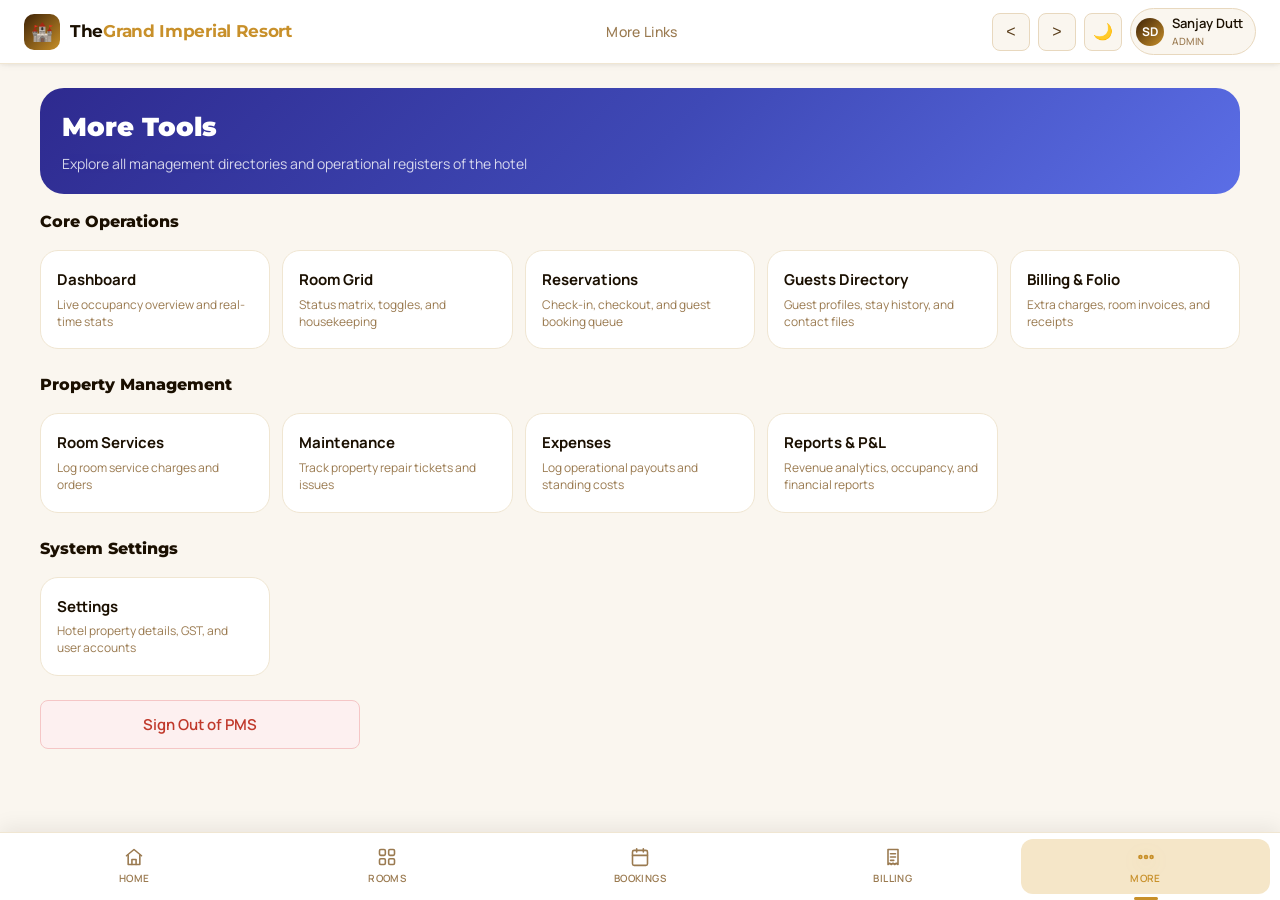
<file: more.html>
<!DOCTYPE html>
<html lang="en">
<head>
  <meta charset="UTF-8">
  <meta name="viewport" content="width=device-width, initial-scale=1.0">
  <title>The Grand Imperial — More</title>
  <link rel="stylesheet" href="css/shared.css">
  <style>
    .menu-grid {
      display: grid;
      grid-template-columns: repeat(auto-fill, minmax(200px, 1fr));
      gap: 12px;
      margin-bottom: 24px;
    }

    .menu-card {
      background: var(--c-surface);
      border: 1px solid var(--c-border-soft);
      border-radius: var(--radius-lg);
      padding: 18px 16px;
      text-decoration: none;
      color: inherit;
      display: block;
      transition: all var(--trans-fast);
    }

    .menu-card:hover {
      transform: translateY(-2px);
      box-shadow: var(--shadow-md);
      border-color: var(--c-gold);
    }

    .menu-card__title {
      font-size: 15px;
      font-weight: 700;
      color: var(--c-text);
      margin-bottom: 4px;
    }

    .menu-card__sub {
      font-size: 12px;
      color: var(--c-text-soft);
      line-height: 1.45;
    }
  </style>
</head>
<body>
  <nav class="topnav" id="topnav"></nav>

  <div class="page-wrap">
    <div class="page-hero anim-fadeup">
      <div>
        <div class="page-hero__title">More Tools</div>
        <div class="page-hero__sub">Explore all management directories and operational registers of the hotel</div>
      </div>
    </div>

    <div class="section-title anim-fadeup anim-delay-1">Core Operations</div>
    <div class="menu-grid anim-fadeup anim-delay-1" id="coreMenuGrid"></div>

    <div id="managerSection" style="display:none">
      <div class="section-title anim-fadeup anim-delay-2">Property Management</div>
      <div class="menu-grid anim-fadeup anim-delay-2" id="managerMenuGrid"></div>
    </div>

    <div id="adminSection" style="display:none">
      <div class="section-title anim-fadeup anim-delay-3">System Settings</div>
      <div class="menu-grid anim-fadeup anim-delay-3" id="adminMenuGrid"></div>
    </div>

    <div class="divider"></div>
    <div style="max-width:320px;margin:20px 0">
      <button class="btn btn-danger btn-full btn-lg" onclick="Auth.logout()">Sign Out of PMS</button>
    </div>
  </div>

  <nav class="bottomnav" id="bottomnav"></nav>

  <script src="js/shared.js"></script>
  <script>
    const user = Auth.require();
    renderTopNav('more');
    renderBottomNav('more');

    const isManager = Auth.can('Manager');
    const isAdmin = Auth.can('Admin');

    const coreLinks = [
      { title: 'Dashboard', sub: 'Live occupancy overview and real-time stats', href: 'home.html' },
      { title: 'Room Grid', sub: 'Status matrix, toggles, and housekeeping', href: 'rooms.html' },
      { title: 'Reservations', sub: 'Check-in, checkout, and guest booking queue', href: 'reservations.html' },
      { title: 'Guests Directory', sub: 'Guest profiles, stay history, and contact files', href: 'guests.html' },
      { title: 'Billing & Folio', sub: 'Extra charges, room invoices, and receipts', href: 'billing.html' }
    ];

    const managerLinks = [
      { title: 'Room Services', sub: 'Log room service charges and orders', href: 'services.html' },
      { title: 'Maintenance', sub: 'Track property repair tickets and issues', href: 'maintenance.html' },
      { title: 'Expenses', sub: 'Log operational payouts and standing costs', href: 'expenses.html' },
      { title: 'Reports & P&L', sub: 'Revenue analytics, occupancy, and financial reports', href: 'reports.html' }
    ];

    const adminLinks = [
      { title: 'Settings', sub: 'Hotel property details, GST, and user accounts', href: 'settings.html' }
    ];

    document.getElementById('coreMenuGrid').innerHTML = coreLinks
      .map(x => `<a href="${x.href}" class="menu-card"><div class="menu-card__title">${x.title}</div><div class="menu-card__sub">${x.sub}</div></a>`)
      .join('');

    if (isManager) {
      document.getElementById('managerSection').style.display = 'block';
      document.getElementById('managerMenuGrid').innerHTML = managerLinks
        .map(x => `<a href="${x.href}" class="menu-card"><div class="menu-card__title">${x.title}</div><div class="menu-card__sub">${x.sub}</div></a>`)
        .join('');
    }

    if (isAdmin) {
      document.getElementById('adminSection').style.display = 'block';
      document.getElementById('adminMenuGrid').innerHTML = adminLinks
        .map(x => `<a href="${x.href}" class="menu-card"><div class="menu-card__title">${x.title}</div><div class="menu-card__sub">${x.sub}</div></a>`)
        .join('');
    }
  </script>
</body>
</html>
</file>
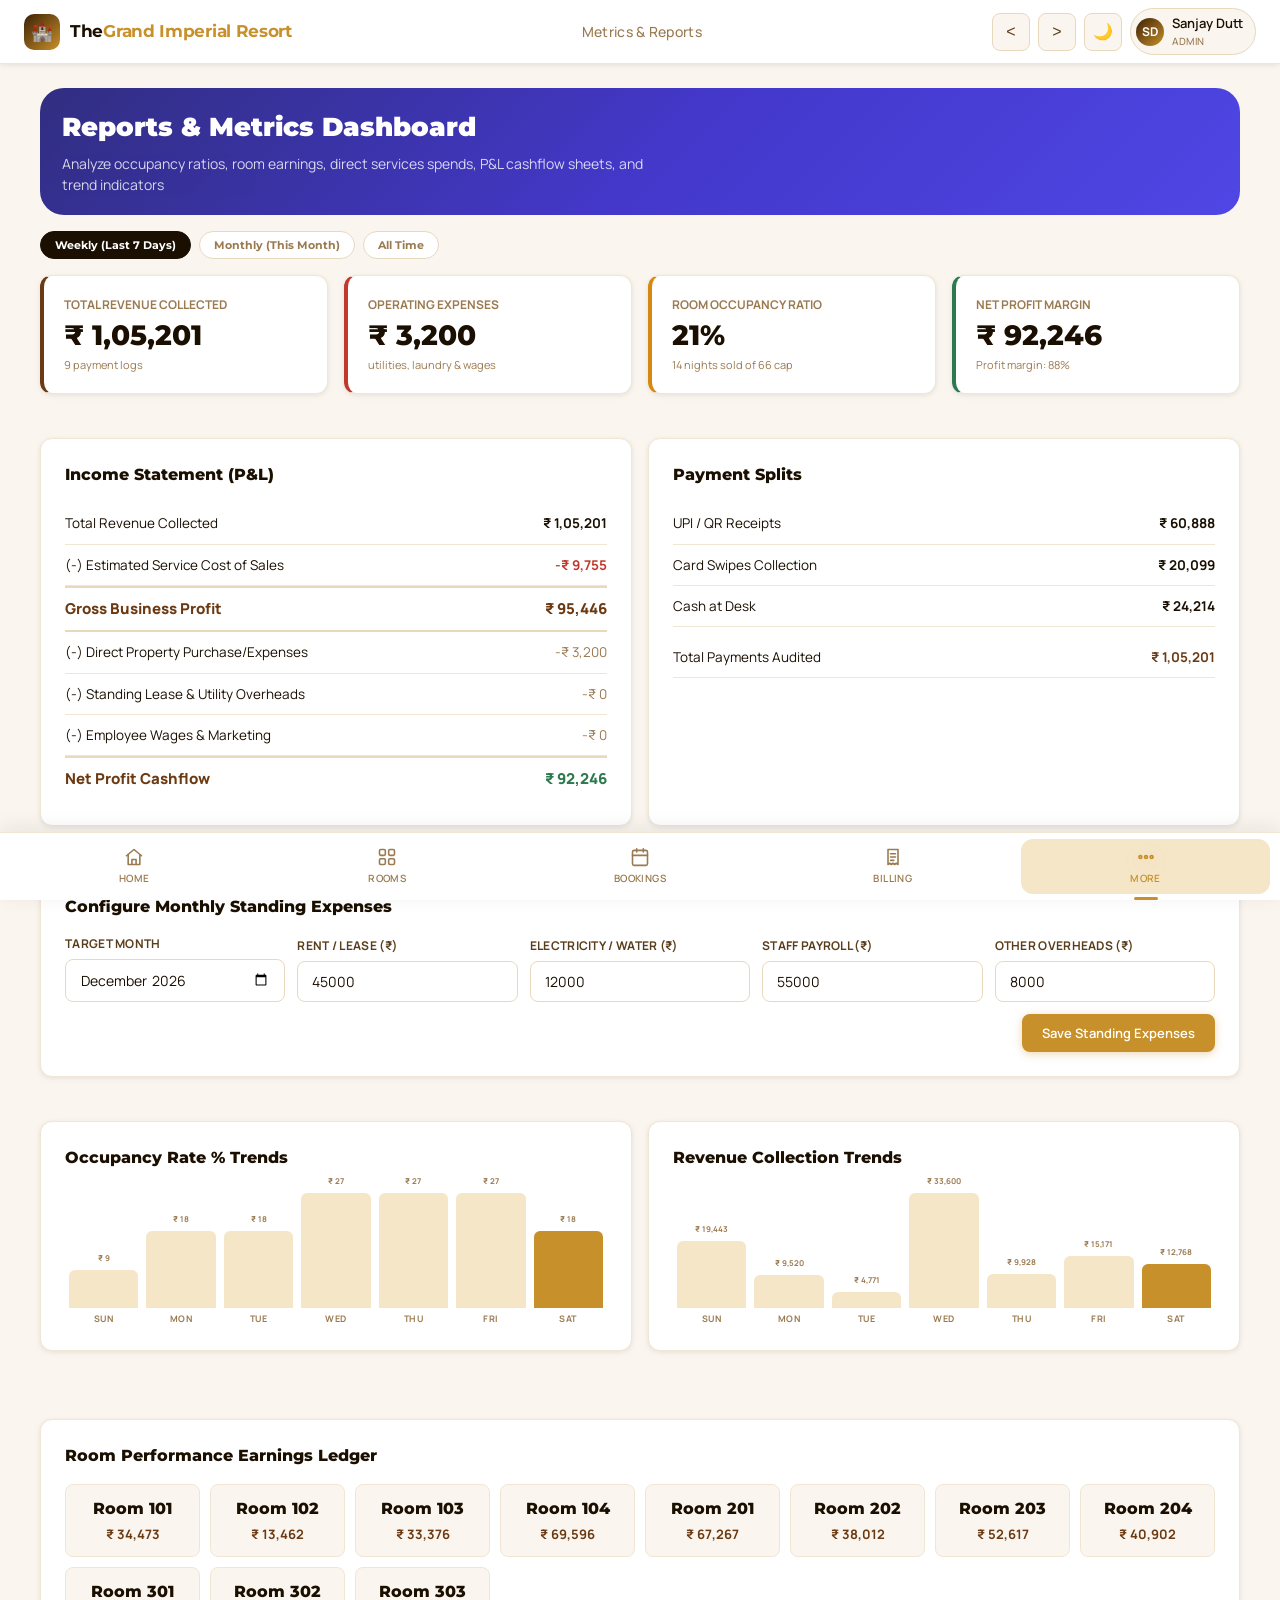
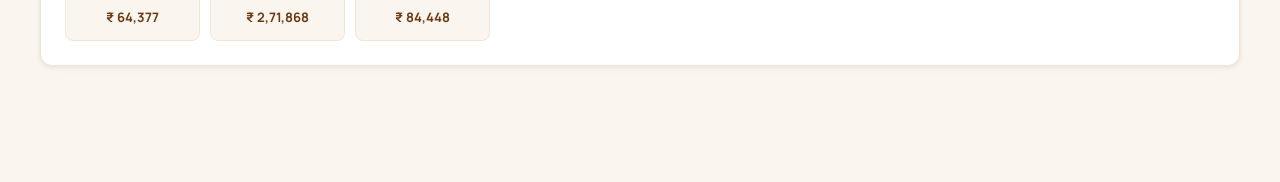
<file: reports.html>
<!DOCTYPE html>
<html lang="en">
<head>
  <meta charset="UTF-8">
  <meta name="viewport" content="width=device-width, initial-scale=1.0">
  <title>The Grand Imperial — Reports Desk</title>
  <link rel="stylesheet" href="css/shared.css">
  <style>
    .reports-layout {
      display: grid;
      grid-template-columns: 1fr;
      gap: 20px;
    }
    .grid-2 {
      display: grid;
      grid-template-columns: 1fr 1fr;
      gap: 16px;
    }
    .statement-row {
      display: flex;
      justify-content: space-between;
      padding: 10px 0;
      border-bottom: 1px solid var(--c-border-soft);
      font-size: 13.5px;
    }
    .statement-row.total {
      font-weight: 800;
      font-size: 15px;
      color: var(--c-brand-soft);
      border-top: 2px solid var(--c-border);
      border-bottom: 2px solid var(--c-border);
    }
    .performance-grid {
      display: grid;
      grid-template-columns: repeat(auto-fill, minmax(130px, 1fr));
      gap: 10px;
    }
    .perf-card {
      background: var(--c-cream);
      border: 1px solid var(--c-border-soft);
      border-radius: var(--radius-sm);
      padding: 12px;
      text-align: center;
    }
    .perf-card__no { font-family: var(--font-display); font-size: 16px; font-weight: 800; }
    .perf-card__val { font-family: var(--font-numeric); font-size: 13px; font-weight: 700; color: var(--c-brand-soft); margin-top: 4px; }
    
    .guard-wrap {
      max-width: 600px;
      margin: 80px auto;
    }
    
    @media (max-width: 900px) {
      .grid-2 { grid-template-columns: 1fr; }
    }
  </style>
</head>
<body>
  <nav class="topnav" id="topnav"></nav>

  <div class="page-wrap" id="reportsPage">
    <div class="page-hero" style="--hero-from:#312e81;--hero-mid:#4338ca;--hero-to:#4f46e5">
      <div>
        <div class="page-hero__title">Reports & Metrics Dashboard</div>
        <div class="page-hero__sub">Analyze occupancy ratios, room earnings, direct services spends, P&L cashflow sheets, and trend indicators</div>
      </div>
    </div>

    <!-- Filters -->
    <div style="display:flex;gap:12px;margin-bottom:16px;flex-wrap:wrap;align-items:center">
      <div class="chip-group" id="rangeChips"></div>
    </div>

    <div class="reports-layout">
      <!-- Statistics KPIs -->
      <div class="stat-grid" id="kpisContainer"></div>

      <!-- Income statement & payment splits -->
      <div class="grid-2">
        <div class="card card-padded">
          <div class="section-title">Income Statement (P&L)</div>
          <div id="statementBody"></div>
        </div>

        <div class="card card-padded">
          <div class="section-title">Payment Splits</div>
          <div id="paymentsBody"></div>
        </div>
      </div>

      <!-- Standing monthly expenses -->
      <div class="card card-padded">
        <div class="section-title">Configure Monthly Standing Expenses</div>
        <div style="display:grid;grid-template-columns:1fr 1fr 1fr 1fr 1fr;gap:12px;align-items:end">
          <div class="form-group" style="margin:0">
            <label class="form-label">Target Month</label>
            <input type="month" class="form-control" id="expMonth">
          </div>
          <div class="form-group" style="margin:0">
            <label class="form-label">Rent / Lease (₹)</label>
            <input type="number" class="form-control" id="expRent" value="0" min="0">
          </div>
          <div class="form-group" style="margin:0">
            <label class="form-label">Electricity / Water (₹)</label>
            <input type="number" class="form-control" id="expElectricity" value="0" min="0">
          </div>
          <div class="form-group" style="margin:0">
            <label class="form-label">Staff Payroll (₹)</label>
            <input type="number" class="form-control" id="expSalary" value="0" min="0">
          </div>
          <div class="form-group" style="margin:0">
            <label class="form-label">Other Overheads (₹)</label>
            <input type="number" class="form-control" id="expOther" value="0" min="0">
          </div>
        </div>
        <div class="flex" style="justify-content:flex-end;margin-top:12px">
          <button class="btn btn-primary" id="saveExpensesBtn">Save Standing Expenses</button>
        </div>
      </div>

      <!-- Trend Charts -->
      <div class="chart-grid">
        <div class="card card-padded">
          <div class="section-title">Occupancy Rate % Trends</div>
          <div id="occupancyTrendChart"></div>
        </div>
        <div class="card card-padded">
          <div class="section-title">Revenue Collection Trends</div>
          <div id="revenueTrendChart"></div>
        </div>
      </div>

      <!-- Room Performance stats -->
      <div class="card card-padded">
        <div class="section-title">Room Performance Earnings Ledger</div>
        <div class="performance-grid" id="performanceContainer"></div>
      </div>
    </div>
  </div>

  <!-- Role locks guard overlay -->
  <div class="page-wrap guard-wrap hidden" id="guardView">
    <div class="role-guard">
      <div class="role-guard__icon">🔒</div>
      <div class="role-guard__title">Access Restricted</div>
      Reports analysis is available for Admin and Manager accounts only.
    </div>
  </div>

  <nav class="bottomnav" id="bottomnav"></nav>

  <script src="js/shared.js"></script>
  <script>
    const currentUser = Auth.require();
    renderTopNav('reports');
    renderBottomNav('more');

    const isAuthorized = Auth.can('Manager');
    if (!isAuthorized) {
      document.getElementById('reportsPage').classList.add('hidden');
      document.getElementById('guardView').classList.remove('hidden');
      toast('Manager/Admin access required', 'error');
      setTimeout(() => { window.location.href = 'home.html'; }, 1500);
    }

    let range = 'weekly';
    let currentExpenseMonth = new Date().toISOString().slice(0, 7);

    const rangeOptions = [
      { id: 'weekly', label: 'Weekly (Last 7 Days)' },
      { id: 'monthly', label: 'Monthly (This Month)' },
      { id: 'all', label: 'All Time' }
    ];

    function buildRangeChips() {
      document.getElementById('rangeChips').innerHTML = rangeOptions.map(r =>
        `<button class="chip${range===r.id?' active':''}" onclick="setRange('${r.id}')">${r.label}</button>`
      ).join('');
    }

    function setRange(r) {
      range = r;
      buildRangeChips();
      render();
    }

    function getBounds() {
      const now = new Date();
      if (range === 'weekly') {
        const start = new Date(now); start.setDate(start.getDate() - 6); start.setHours(0,0,0,0);
        return { start, end: now };
      } else if (range === 'monthly') {
        const start = new Date(now.getFullYear(), now.getMonth(), 1, 0,0,0,0);
        return { start, end: now };
      } else {
        return { start: new Date('2020-01-01'), end: now };
      }
    }

    // Expense Config loaders
    function getStoredExpenses(monthKey) {
      const all = DB.get('monthlyStandingExpenses', {});
      return all[monthKey] || { rent: 0, electricity: 0, salary: 0, other: 0 };
    }

    function saveExpenses(monthKey, data) {
      const all = DB.get('monthlyStandingExpenses', {});
      all[monthKey] = data;
      DB.set('monthlyStandingExpenses', all);

      // Add to general expenses log
      const expenses = DB.get('expenses', []);
      const sum = data.rent + data.electricity + data.salary + data.other;
      expenses.unshift({
        id: 'EXP-STG-' + Date.now().toString().slice(-4),
        date: new Date(monthKey + '-01').toISOString(),
        category: 'Salaries',
        amount: sum,
        description: `Standing monthly costs for ${monthKey}`,
        method: 'Online'
      });
      DB.set('expenses', expenses);
      toast('Standing expenses saved & recorded', 'success');
      render();
    }

    document.getElementById('expMonth').addEventListener('change', e => {
      currentExpenseMonth = e.target.value;
      loadExpenseForm();
    });

    document.getElementById('saveExpensesBtn').addEventListener('click', () => {
      const rent = parseFloat(document.getElementById('expRent').value) || 0;
      const electricity = parseFloat(document.getElementById('expElectricity').value) || 0;
      const salary = parseFloat(document.getElementById('expSalary').value) || 0;
      const other = parseFloat(document.getElementById('expOther').value) || 0;
      saveExpenses(currentExpenseMonth, { rent, electricity, salary, other });
    });

    function loadExpenseForm() {
      document.getElementById('expMonth').value = currentExpenseMonth;
      const exp = getStoredExpenses(currentExpenseMonth);
      document.getElementById('expRent').value = exp.rent;
      document.getElementById('expElectricity').value = exp.electricity;
      document.getElementById('expSalary').value = exp.salary;
      document.getElementById('expOther').value = exp.other;
    }

    // SVG Line chart engine
    function renderSvgLineChart(containerId, dataPoints, strokeColor = 'var(--c-brand-soft)', fillColor = 'var(--c-gold-pale)', isPercentage = false) {
      const container = document.getElementById(containerId);
      if (!container) return;

      if (!dataPoints.length) {
        container.innerHTML = `<div class="empty-state">No graph data available</div>`;
        return;
      }

      const width = 500;
      const height = 160;
      const padding = 25;
      
      const maxVal = Math.max(...dataPoints.map(d => d.v), 1);
      const minVal = Math.min(...dataPoints.map(d => d.v), 0);
      const span = maxVal - minVal || 1;

      const stepX = (width - padding * 2) / (dataPoints.length - 1 || 1);
      
      const points = dataPoints.map((d, i) => {
        const x = padding + (i * stepX);
        const y = height - padding - (((d.v - minVal) / span) * (height - padding * 2));
        return { x, y, label: d.l, value: d.v };
      });

      const pathStr = points.map((p, i) => `${i === 0 ? 'M' : 'L'} ${p.x} ${p.y}`).join(' ');
      const fillPathStr = `${pathStr} L ${points[points.length - 1].x} ${height - padding} L ${points[0].x} ${height - padding} Z`;

      const config = DB.get('hotelConfig', DEFAULT_CONFIG);
      const symbol = isPercentage ? '' : (config.currency || '₹');
      const suffix = isPercentage ? '%' : '';

      container.innerHTML = `
        <svg viewBox="0 0 ${width} ${height}" style="width:100%;height:auto;display:block">
          <line x1="${padding}" y1="${padding}" x2="${width - padding}" y2="${padding}" stroke="var(--c-border-soft)" stroke-width="1"></line>
          <line x1="${padding}" y1="${height - padding}" x2="${width - padding}" y2="${height - padding}" stroke="var(--c-border)" stroke-width="1"></line>

          <path d="${fillPathStr}" fill="${fillColor}" opacity="0.4"></path>
          <path d="${pathStr}" fill="none" stroke="${strokeColor}" stroke-width="3" stroke-linecap="round" stroke-linejoin="round"></path>
          
          ${points.map(p => `
            <circle cx="${p.x}" cy="${p.y}" r="4" fill="var(--c-surface)" stroke="${strokeColor}" stroke-width="2"></circle>
          `).join('')}

          ${points.map((p, i) => {
            const isAlternateHidden = points.length > 8 && i % 2 !== 0;
            if (isAlternateHidden) return '';
            return `
              <text x="${p.x}" y="${height - 6}" text-anchor="middle" fill="var(--c-text-soft)" font-size="9" font-weight="700">${p.label}</text>
              <text x="${p.x}" y="${Math.max(12, p.y - 8)}" text-anchor="middle" fill="var(--c-text)" font-size="8.5" font-weight="700">${symbol}${Math.round(p.value)}${suffix}</text>
            `;
          }).join('')}
        </svg>
      `;
    }

    function render() {
      const bounds = getBounds();
      const reservations = DB.get('reservations', []).filter(r => r.status !== 'Cancelled');
      const charges = DB.get('charges', []);
      const payments = DB.get('payments', []).filter(p => {
        const d = new Date(p.date);
        return d >= bounds.start && d <= bounds.end;
      });
      const expenses = DB.get('expenses', []).filter(e => {
        const d = new Date(e.date);
        return d >= bounds.start && d <= bounds.end;
      });
      const rooms = DB.get('rooms', []);

      // 1. Revenue splits
      let totalRevenue = payments.reduce((sum, p) => sum + p.amount, 0);
      let upiSum = payments.filter(p => p.method === 'UPI').reduce((sum, p) => sum + p.amount, 0);
      let cashSum = payments.filter(p => p.method === 'Cash').reduce((sum, p) => sum + p.amount, 0);
      let cardSum = payments.filter(p => p.method === 'Card').reduce((sum, p) => sum + p.amount, 0);

      // 2. Folio categorizations
      let roomChargesTotal = 0;
      let serviceChargesTotal = 0;
      let costOfGoods = 0;

      // Filter charges linked to payments inside bounds
      const resIdsInBounds = new Set(payments.map(p => p.reservationId));
      charges.forEach(c => {
        if (resIdsInBounds.has(c.reservationId)) {
          if (c.category === 'Room') {
            roomChargesTotal += c.subtotal;
          } else {
            serviceChargesTotal += c.subtotal;
          }
          // COGS estimate: 15% on rooms service/laundry
          if (c.category !== 'Room') {
            costOfGoods += Math.round(c.subtotal * 0.25);
          } else {
            costOfGoods += Math.round(c.subtotal * 0.08); // housekeeping washing cost
          }
        }
      });

      // 3. Standing monthly expenses overheads
      let standingSum = 0;
      const stgExpenses = DB.get('monthlyStandingExpenses', {});
      if (range === 'monthly') {
        const key = new Date().toISOString().slice(0, 7);
        const stg = stgExpenses[key] || { rent: 0, electricity: 0, salary: 0, other: 0 };
        standingSum = stg.rent + stg.electricity + stg.salary + stg.other;
      } else if (range === 'all') {
        Object.values(stgExpenses).forEach(s => {
          standingSum += (s.rent || 0) + (s.electricity || 0) + (s.salary || 0) + (s.other || 0);
        });
      }

      const totalExpenses = expenses.reduce((sum, e) => sum + e.amount, 0) + standingSum;
      const grossProfit = totalRevenue - costOfGoods;
      const netProfit = grossProfit - totalExpenses;

      // 4. Occupancy Rate % calculation
      // For selected range, calculate nights occupied
      let totalNightsInWindow = Math.round((bounds.end - bounds.start) / 86400000) || 1;
      let totalRoomNightsPossible = rooms.length * totalNightsInWindow;
      let roomNightsOccupied = 0;

      reservations.forEach(r => {
        if (['Checked In', 'Checked Out'].includes(r.status)) {
          const checkIn = new Date(r.checkInDate);
          const checkOut = new Date(r.checkOutDate);
          
          const startBound = checkIn < bounds.start ? bounds.start : checkIn;
          const endBound = checkOut > bounds.end ? bounds.end : checkOut;

          if (startBound < endBound) {
            roomNightsOccupied += Math.round((endBound - startBound) / 86400000);
          }
        }
      });

      const avgOccupancyPct = totalRoomNightsPossible ? Math.min(100, Math.round((roomNightsOccupied / totalRoomNightsPossible) * 100)) : 0;

      // KPIs
      document.getElementById('kpisContainer').innerHTML = [
        { label: 'Total Revenue Collected', value: fmt(totalRevenue), sub: `${payments.length} payment logs`, accent: 'var(--c-brand-soft)' },
        { label: 'Operating Expenses', value: fmt(totalExpenses), sub: 'utilities, laundry & wages', accent: 'var(--c-danger)' },
        { label: 'Room Occupancy Ratio', value: `${avgOccupancyPct}%`, sub: `${roomNightsOccupied} nights sold of ${totalRoomNightsPossible} cap`, accent: 'var(--c-warn)' },
        { label: 'Net Profit Margin', value: fmt(netProfit), sub: `Profit margin: ${totalRevenue ? Math.round((netProfit/totalRevenue)*100) : 0}%`, accent: netProfit>=0?'var(--c-success)':'var(--c-danger)' }
      ].map(s => `
        <div class="stat-card" style="--accent:${s.accent}">
          <div class="stat-card__label">${s.label}</div>
          <div class="stat-card__value">${s.value}</div>
          <div class="stat-card__sub">${s.sub}</div>
        </div>`).join('');

      // Income Statement
      document.getElementById('statementBody').innerHTML = `
        <div class="statement-row"><span>Total Revenue Collected</span><span class="fw-700">${fmt(totalRevenue)}</span></div>
        <div class="statement-row"><span>(-) Estimated Service Cost of Sales</span><span class="fw-700" style="color:var(--c-danger)">-${fmt(costOfGoods)}</span></div>
        <div class="statement-row total"><span>Gross Business Profit</span><span>${fmt(grossProfit)}</span></div>
        <div class="statement-row"><span>(-) Direct Property Purchase/Expenses</span><span class="text-soft">-${fmt(expenses.reduce((s,e)=>s+e.amount,0))}</span></div>
        <div class="statement-row"><span>(-) Standing Lease & Utility Overheads</span><span class="text-soft">-${fmt(standingSum * 0.4)}</span></div>
        <div class="statement-row"><span>(-) Employee Wages & Marketing</span><span class="text-soft">-${fmt(standingSum * 0.6)}</span></div>
        <div class="statement-row total" style="border-bottom:none"><span>Net Profit Cashflow</span><span style="color:${netProfit>=0?'var(--c-success)':'var(--c-danger)'}">${fmt(netProfit)}</span></div>
      `;

      // Payments Split
      document.getElementById('paymentsBody').innerHTML = `
        <div class="statement-row"><span>UPI / QR Receipts</span><span class="fw-700">${fmt(upiSum)}</span></div>
        <div class="statement-row"><span>Card Swipes Collection</span><span class="fw-700">${fmt(cardSum)}</span></div>
        <div class="statement-row"><span>Cash at Desk</span><span class="fw-700">${fmt(cashSum)}</span></div>
        <div class="divider" style="margin:10px 0"></div>
        <div class="statement-row"><span>Total Payments Audited</span><span class="fw-700 text-brand">${fmt(totalRevenue)}</span></div>
      `;

      // Room Performance Earnings Ledger
      const roomSalesAgg = {};
      rooms.forEach(r => roomSalesAgg[r.roomNumber] = 0);
      reservations.forEach(r => {
        if (['Checked In', 'Checked Out'].includes(r.status)) {
          roomSalesAgg[r.roomNumber] = (roomSalesAgg[r.roomNumber] || 0) + r.totalAmount;
        }
      });

      document.getElementById('performanceContainer').innerHTML = Object.entries(roomSalesAgg).map(([roomNo, sum]) => `
        <div class="perf-card">
          <div class="perf-card__no">Room ${roomNo}</div>
          <div class="perf-card__val">${fmt(sum)}</div>
        </div>`).join('');

      // Trend data builders
      const trends = getTrendData(bounds);
      renderBarChart('occupancyTrendChart', trends.occupancyPoints);
      renderBarChart('revenueTrendChart', trends.revenuePoints);
    }

    function getTrendData(bounds) {
      const reservations = DB.get('reservations', []).filter(r => r.status !== 'Cancelled');
      const payments = DB.get('payments', []);
      const roomsCount = DB.get('rooms', []).length || 1;
      
      const occupancyPoints = [];
      const revenuePoints = [];

      if (range === 'weekly') {
        // Last 7 days
        for (let i = 6; i >= 0; i--) {
          const d = new Date(); d.setDate(d.getDate() - i);
          const dayStr = d.toISOString().slice(0, 10);
          const label = d.toLocaleDateString('en-IN', { weekday: 'short' });

          // Occupied count this day
          let dailyOccupied = 0;
          reservations.forEach(r => {
            if (['Checked In', 'Checked Out'].includes(r.status) && dayStr >= r.checkInDate && dayStr < r.checkOutDate) {
              dailyOccupied++;
            }
          });
          const occPct = Math.min(100, Math.round((dailyOccupied / roomsCount) * 100));
          occupancyPoints.push({ l: label, v: occPct });

          // Revenue payments logged this day
          let revSum = 0;
          payments.forEach(p => {
            if (new Date(p.date).toDateString() === d.toDateString()) {
              revSum += p.amount;
            }
          });
          revenuePoints.push({ l: label, v: revSum });
        }
      } else {
        // Last 6 months
        for (let i = 5; i >= 0; i--) {
          const d = new Date(); d.setMonth(d.getMonth() - i);
          const label = d.toLocaleDateString('en-IN', { month: 'short' });

          let revSum = 0;
          payments.forEach(p => {
            const pd = new Date(p.date);
            if (pd.getMonth() === d.getMonth() && pd.getFullYear() === d.getFullYear()) {
              revSum += p.amount;
            }
          });
          revenuePoints.push({ l: label, v: revSum });

          // Avg occupancy in month
          let occupiedDays = 0;
          const monthStart = new Date(d.getFullYear(), d.getMonth(), 1);
          const monthEnd = new Date(d.getFullYear(), d.getMonth() + 1, 0);
          const totalDays = monthEnd.getDate();

          reservations.forEach(r => {
            if (['Checked In', 'Checked Out'].includes(r.status)) {
              const inDate = new Date(r.checkInDate);
              const outDate = new Date(r.checkOutDate);

              const start = inDate < monthStart ? monthStart : inDate;
              const end = outDate > monthEnd ? monthEnd : outDate;

              if (start < end) {
                occupiedDays += Math.round((end - start) / 86400000);
              }
            }
          });
          const occPct = Math.min(100, Math.round((occupiedDays / (roomsCount * totalDays)) * 100));
          occupancyPoints.push({ l: label, v: occPct });
        }
      }

      return { occupancyPoints, revenuePoints };
    }

    buildRangeChips();
    loadExpenseForm();
    render();
  </script>
</body>
</html>
</file>
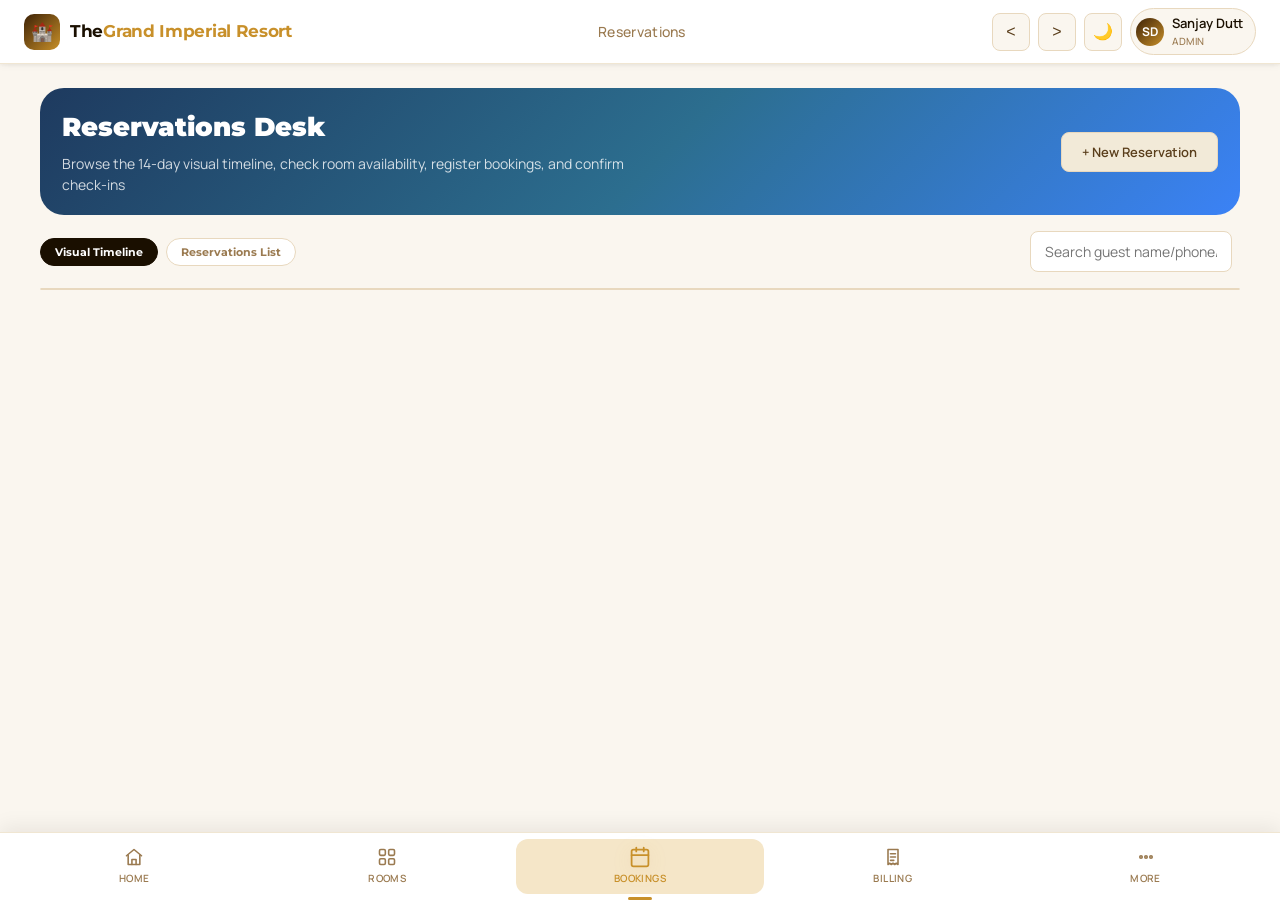
<file: reservations.html>
<!DOCTYPE html>
<html lang="en">
<head>
  <meta charset="UTF-8">
  <meta name="viewport" content="width=device-width, initial-scale=1.0">
  <title>The Grand Imperial — Booking Desk</title>
  <link rel="stylesheet" href="css/shared.css">
  <style>
    .search-panel {
      background: var(--c-surface);
      border-radius: var(--radius-md);
      padding: 20px;
      border: 1px solid var(--c-border);
      margin-bottom: 24px;
    }
  </style>
</head>
<body>
  <nav class="topnav" id="topnav"></nav>

  <div class="page-wrap">
    <div class="page-hero" style="--hero-from:#1e3a5f;--hero-mid:#2c6e8f;--hero-to:#3b82f6">
      <div>
        <div class="page-hero__title">Reservations Desk</div>
        <div class="page-hero__sub">Browse the 14-day visual timeline, check room availability, register bookings, and confirm check-ins</div>
      </div>
      <div>
        <button class="btn btn-secondary" onclick="openSearchPanel()">+ New Reservation</button>
      </div>
    </div>

    <!-- Filters Row -->
    <div style="display:flex;gap:12px;margin-bottom:16px;flex-wrap:wrap;align-items:center">
      <div class="chip-group" id="viewChips">
        <button class="chip active" onclick="switchView('timeline')">Visual Timeline</button>
        <button class="chip" onclick="switchView('list')">Reservations List</button>
      </div>
      <div style="flex:1"></div>
      
      <div class="search-wrap" style="max-width:240px;margin-right:8px">
        <input type="text" id="searchQ" class="form-control" placeholder="Search guest name/phone/Res-ID…">
      </div>
    </div>

    <!-- ROOM SEARCH PANEL (HIDDEN BY DEFAULT) -->
    <div class="search-panel hidden" id="searchPanel">
      <div class="section-title">
        <span>🔎 Search Room Availability</span>
        <button class="btn btn-ghost btn-sm" onclick="closeSearchPanel()">✕ Close</button>
      </div>
      <div class="grid-3" style="display:grid;grid-template-columns:1fr 1fr 0.8fr 1fr;gap:12px;align-items:end">
        <div class="form-group" style="margin:0">
          <label class="form-label">Check-In Date</label>
          <input type="date" class="form-control" id="searchInDate">
        </div>
        <div class="form-group" style="margin:0">
          <label class="form-label">Check-Out Date</label>
          <input type="date" class="form-control" id="searchOutDate">
        </div>
        <div class="form-group" style="margin:0">
          <label class="form-label">Adults / Children</label>
          <div style="display:flex;gap:6px">
            <input type="number" class="form-control" id="searchAdults" value="2" min="1" max="6">
            <input type="number" class="form-control" id="searchChildren" value="0" min="0" max="6">
          </div>
        </div>
        <button class="btn btn-primary" onclick="searchRooms()" style="height:42px">Find Available Rooms</button>
      </div>

      <!-- Search results list -->
      <div id="searchResults" style="margin-top:20px"></div>
    </div>

    <!-- VIEW 1: TIMELINE -->
    <div id="timelinePanel">
      <div class="timeline-track" id="timelineContainer"></div>
    </div>

    <!-- VIEW 2: RESERVATIONS LIST -->
    <div id="listPanel" class="hidden">
      <div class="table-wrap">
        <table class="table">
          <thead>
            <tr>
              <th>Res-ID</th>
              <th>Guest Details</th>
              <th>Stay Dates</th>
              <th>Room No</th>
              <th>Bill Total</th>
              <th>Status</th>
              <th>Actions</th>
            </tr>
          </thead>
          <tbody id="listContainer"></tbody>
        </table>
      </div>
    </div>
  </div>

  <!-- Reservation Detail Modal -->
  <div class="modal-overlay" id="detailModal">
    <div class="modal" style="max-width:480px">
      <div class="modal-header">
        <div class="modal-title" id="detailModalTitle">Reservation Details</div>
        <button class="modal-close" onclick="closeDetailModal()">✕</button>
      </div>
      <div class="modal-body">
        <div id="detailBody" style="margin-bottom:20px"></div>
        <div class="room-actions" id="detailActions"></div>
      </div>
    </div>
  </div>

  <!-- Create Booking / Guest Assign Modal -->
  <div class="modal-overlay" id="bookingModal">
    <div class="modal" style="max-width:460px">
      <div class="modal-header">
        <div class="modal-title">Complete Reservation Booking</div>
        <button class="modal-close" onclick="closeBookingModal()">✕</button>
      </div>
      <div class="modal-body">
        <div id="bookingSummaryCard" class="badge badge-blue w-full" style="display:block;padding:12px;margin-bottom:16px;font-size:12px"></div>
        
        <!-- Guest Assignment -->
        <div class="form-group">
          <label class="form-label">Associate Guest Profile</label>
          <div style="display:flex;gap:8px">
            <select class="form-control" id="bookGuestSelect" onchange="syncGuestInputFields()">
              <option value="">-- Choose Existing Guest --</option>
            </select>
          </div>
        </div>

        <div style="font-size:11px;font-weight:700;color:var(--c-text-soft);margin-bottom:10px;text-align:center">OR REGISTER NEW GUEST FOR BOOKING</div>

        <div class="form-group">
          <label class="form-label">Guest Full Name</label>
          <input type="text" class="form-control" id="bookGuestName" placeholder="e.g. Vikram Aditya">
        </div>
        <div class="grid-2">
          <div class="form-group">
            <label class="form-label">Phone Number</label>
            <input type="tel" class="form-control" id="bookGuestPhone" placeholder="e.g. 9898012345">
          </div>
          <div class="form-group">
            <label class="form-label">Email Address</label>
            <input type="email" class="form-control" id="bookGuestEmail" placeholder="e.g. vikram@gmail.com">
          </div>
        </div>

        <div class="grid-2">
          <div class="form-group">
            <label class="form-label">ID Document Type</label>
            <select class="form-control" id="bookGuestIdType">
              <option value="Aadhaar">Aadhaar Card</option>
              <option value="Passport">Passport</option>
              <option value="Driver License">Driver License</option>
            </select>
          </div>
          <div class="form-group">
            <label class="form-label">Document Number</label>
            <input type="text" class="form-control" id="bookGuestIdNo" placeholder="ID Number">
          </div>
        </div>

        <div class="form-group">
          <label class="form-label">Discount Rupees (₹)</label>
          <input type="number" class="form-control" id="bookDiscount" value="0" min="0">
        </div>

        <div class="form-group">
          <label class="form-label">Special requests / service notes</label>
          <input type="text" class="form-control" id="bookNotes" placeholder="e.g. extra towels, late arrival">
        </div>

        <div style="display:flex;gap:10px;margin-top:16px">
          <button class="btn btn-primary" style="flex:1" id="saveBookingBtn">Confirm Booking</button>
          <button class="btn btn-success" style="flex:1" id="saveCheckinBtn">Check-In Directly</button>
        </div>
      </div>
    </div>
  </div>

  <nav class="bottomnav" id="bottomnav"></nav>

  <script src="js/shared.js"></script>
  <script>
    const user = Auth.require();
    renderTopNav('reservations');
    renderBottomNav('reservations');

    let currentView = 'timeline';
    let timelineDays = 14;
    let selectedRoomToBook = null;
    let selectedDatesToBook = null;

    document.getElementById('searchQ').addEventListener('input', render);

    // Initialize date inputs for search
    const initSearchDates = () => {
      const todayStr = new Date().toISOString().slice(0, 10);
      const tomorrow = new Date(); tomorrow.setDate(tomorrow.getDate() + 1);
      const tomorrowStr = tomorrow.toISOString().slice(0, 10);
      
      document.getElementById('searchInDate').value = todayStr;
      document.getElementById('searchOutDate').value = tomorrowStr;
    };
    initSearchDates();

    function switchView(view) {
      currentView = view;
      document.getElementById('timelinePanel').classList.toggle('hidden', view !== 'timeline');
      document.getElementById('listPanel').classList.toggle('hidden', view !== 'list');
      
      document.querySelectorAll('#viewChips .chip').forEach(btn => {
        btn.classList.toggle('active', btn.textContent.trim().toLowerCase().includes(view));
      });
      render();
    }

    function openSearchPanel() {
      document.getElementById('searchPanel').classList.remove('hidden');
      document.getElementById('searchResults').innerHTML = "";
    }

    function closeSearchPanel() {
      document.getElementById('searchPanel').classList.add('hidden');
    }

    function populateGuestSelector() {
      const guests = DB.get('guests', []);
      document.getElementById('bookGuestSelect').innerHTML = `<option value="">-- Choose Existing Guest --</option>` +
        guests.map(g => `<option value="${g.id}">${escapeHtml(g.name)} (${g.phone})</option>`).join('');
    }

    function syncGuestInputFields() {
      const guestId = parseInt(document.getElementById('bookGuestSelect').value, 10);
      if (!guestId) return;

      const guests = DB.get('guests', []);
      const g = guests.find(x => x.id === guestId);
      if (g) {
        document.getElementById('bookGuestName').value = g.name;
        document.getElementById('bookGuestPhone').value = g.phone;
        document.getElementById('bookGuestEmail').value = g.email;
        document.getElementById('bookGuestIdType').value = g.idType || "Aadhaar";
        document.getElementById('bookGuestIdNo').value = g.idNumber || "";
      }
    }

    // Overlap validation & available rooms search
    function searchRooms() {
      const start = document.getElementById('searchInDate').value;
      const end = document.getElementById('searchOutDate').value;

      if (!start || !end) {
        toast('Please enter check-in and check-out dates', 'error');
        return;
      }

      if (new Date(end) <= new Date(start)) {
        toast('Checkout date must be after check-in date', 'error');
        return;
      }

      const rooms = DB.get('rooms', []);
      const availableRooms = [];

      rooms.forEach(r => {
        const check = checkAvailability(r.id, start, end);
        if (check.available) {
          availableRooms.push(r);
        }
      });

      const resultsDiv = document.getElementById('searchResults');
      if (!availableRooms.length) {
        resultsDiv.innerHTML = `
          <div class="empty-state" style="padding:20px;border:1px dashed var(--c-border)">
            <div class="empty-state__title">No rooms available for selected dates</div>
            <div class="empty-state__desc">Try modifying dates or checking out-of-service/cleaning rooms.</div>
          </div>`;
        return;
      }

      const nights = Math.max(1, Math.round((new Date(end) - new Date(start)) / 86400000));

      resultsDiv.innerHTML = `
        <div style="font-size:11px;font-weight:700;color:var(--c-text-soft);margin-bottom:8px">AVAILABLE ROOMS FOUND (${availableRooms.length}) for ${nights} Nights:</div>
        <div class="rooms-grid">
          ${availableRooms.map(r => `
            <div class="room-card available" style="min-height:auto;padding:12px" onclick="triggerBookingModal(${r.id}, '${start}', '${end}')">
              <div class="room-card__number">Room ${r.roomNumber}</div>
              <div class="room-card__type" style="font-size:11px">${escapeHtml(r.roomTypeName)}</div>
              <div class="room-card__price" style="font-size:12px">${fmt(r.basePrice)}/n (₹${r.basePrice * nights} Total)</div>
            </div>`).join('')}
        </div>`;
    }

    function triggerBookingModal(roomId, start, end) {
      const rooms = DB.get('rooms', []);
      const r = rooms.find(x => x.id === roomId);
      if (!r) return;

      selectedRoomToBook = r;
      selectedDatesToBook = { start, end };
      populateGuestSelector();

      // Reset form
      document.getElementById('bookGuestSelect').value = "";
      document.getElementById('bookGuestName').value = "";
      document.getElementById('bookGuestPhone').value = "";
      document.getElementById('bookGuestEmail').value = "";
      document.getElementById('bookGuestIdNo').value = "";
      document.getElementById('bookDiscount').value = 0;
      document.getElementById('bookNotes').value = "";

      const nights = Math.max(1, Math.round((new Date(end) - new Date(start)) / 86400000));
      document.getElementById('bookingSummaryCard').innerHTML = `
        🏨 <strong>Room ${r.roomNumber} (${r.roomTypeName})</strong><br>
        📅 Stay: ${start} to ${end} (${nights} Nights) · Base: ${fmt(r.basePrice)}/night
      `;

      document.getElementById('bookingModal').classList.add('open');
    }

    function closeBookingModal() {
      document.getElementById('bookingModal').classList.remove('open');
      selectedRoomToBook = null;
      selectedDatesToBook = null;
    }

    // CONFIRM BOOKING & DIRECT CHECKIN ACTIONS
    function saveBooking(directCheckin = false) {
      const name = document.getElementById('bookGuestName').value.trim();
      const phone = document.getElementById('bookGuestPhone').value.trim();
      const email = document.getElementById('bookGuestEmail').value.trim();
      const idType = document.getElementById('bookGuestIdType').value;
      const idNo = document.getElementById('bookGuestIdNo').value.trim();
      const discAmt = parseFloat(document.getElementById('bookDiscount').value) || 0;
      const notes = document.getElementById('bookNotes').value.trim();

      if (!name || !phone) {
        toast('Guest name and phone number are required fields', 'error');
        return;
      }

      // Check double-booking conflict again
      const check = checkAvailability(selectedRoomToBook.id, selectedDatesToBook.start, selectedDatesToBook.end);
      if (!check.available) {
        toast(`Conflict detected: ${check.reason}`, 'error');
        return;
      }

      const guests = DB.get('guests', []);
      const reservations = DB.get('reservations', []);
      const config = DB.get('hotelConfig', DEFAULT_CONFIG);
      const rooms = DB.get('rooms', []);

      // Resolve guest profile
      let guest = guests.find(g => g.name.toLowerCase() === name.toLowerCase() && g.phone === phone);
      if (!guest) {
        guest = { id: Date.now(), name, phone, email, idType, idNumber: idNo };
        guests.push(guest);
        DB.set('guests', guests);
      }

      const nights = Math.max(1, Math.round((new Date(selectedDatesToBook.end) - new Date(selectedDatesToBook.start)) / 86400000));
      const roomCost = selectedRoomToBook.basePrice * nights;
      const taxableAmount = Math.max(0, roomCost - discAmt);
      const taxAmt = Math.round(taxableAmount * (config.taxRate || 12)) / 100;
      const totalAmount = taxableAmount + taxAmt;

      const resId = Date.now() + 1;
      const status = directCheckin ? 'Checked In' : 'Confirmed';

      const resObj = {
        id: resId,
        reservationNumber: 'RS-' + String(resId).slice(-5),
        guestId: guest.id,
        guestName: guest.name,
        guestPhone: guest.phone,
        roomId: selectedRoomToBook.id,
        roomNumber: selectedRoomToBook.roomNumber,
        roomTypeName: selectedRoomToBook.roomTypeName,
        checkInDate: selectedDatesToBook.start,
        checkOutDate: selectedDatesToBook.end,
        adults: parseInt(document.getElementById('searchAdults').value, 10) || 2,
        children: parseInt(document.getElementById('searchChildren').value, 10) || 0,
        status,
        roomRate: selectedRoomToBook.basePrice,
        discountAmount: discAmt,
        taxPercent: config.taxRate || 12,
        taxAmount: taxAmt,
        totalAmount,
        paidAmount: 0,
        paymentStatus: 'Unpaid',
        notes,
        dateBooked: new Date().toISOString()
      };

      reservations.unshift(resObj);
      DB.set('reservations', reservations);

      // Create Folio night charges
      addFolioCharge(resId, `Room Charge (${nights} Nights)`, selectedRoomToBook.basePrice, nights, 'Room');

      // Update room state if direct checkin
      if (directCheckin) {
        const rIdx = rooms.findIndex(rm => rm.id === selectedRoomToBook.id);
        if (rIdx !== -1) {
          rooms[rIdx].status = 'Occupied';
          DB.set('rooms', rooms);
        }
      } else {
        // Mark room reserved if checking in today or if current room is empty
        const rIdx = rooms.findIndex(rm => rm.id === selectedRoomToBook.id);
        if (rIdx !== -1 && rooms[rIdx].status === 'Available' && selectedDatesToBook.start === new Date().toISOString().slice(0,10)) {
          rooms[rIdx].status = 'Reserved';
          DB.set('rooms', rooms);
        }
      }

      toast(directCheckin ? 'Guest Checked-In successfully!' : 'Reservation Booking Confirmed!', 'success');
      closeBookingModal();
      closeSearchPanel();
      render();
    }

    document.getElementById('saveBookingBtn').addEventListener('click', () => saveBooking(false));
    document.getElementById('saveCheckinBtn').addEventListener('click', () => saveBooking(true));

    // TIMELINE RENDERER
    function renderTimeline() {
      const container = document.getElementById('timelineContainer');
      const rooms = DB.get('rooms', []);
      const reservations = DB.get('reservations', []);

      // Date headers (14 days starting today)
      const dates = [];
      const now = new Date();
      for (let i = 0; i < timelineDays; i++) {
        const d = new Date(now); d.setDate(d.getDate() + i);
        dates.push(d);
      }

      let headerHtml = `<div class="timeline-header"><div class="timeline-header__cell">Room Number</div>` +
        dates.map(d => `<div class="timeline-header__cell">${d.toLocaleDateString('en-IN', { day: '2-digit', month: 'short' })}<br><span style="font-size:8px">${d.toLocaleDateString('en-IN', { weekday: 'short' })}</span></div>`).join('') +
        `</div>`;

      let rowsHtml = rooms.map(room => {
        let cellsHtml = "";
        
        dates.forEach(d => {
          const dateStr = d.toISOString().slice(0, 10);
          
          // Find booking overlapping this day
          const activeRes = reservations.find(r => {
            if (r.roomId !== room.id) return false;
            if (['Cancelled', 'Checked Out', 'No Show'].replace(/ /g, '_').includes(r.status)) return false;
            return dateStr >= r.checkInDate && dateStr < r.checkOutDate;
          });

          let cellContent = "";
          if (activeRes && dateStr === activeRes.checkInDate) {
            // Draw booking bar stretch
            const inDate = new Date(activeRes.checkInDate);
            const outDate = new Date(activeRes.checkOutDate);
            const nights = Math.max(1, Math.round((outDate - inDate) / 86400000));
            
            // Limit nights stretch to visible window
            const visibleNights = Math.min(nights, timelineDays - dates.indexOf(d));
            const widthPx = visibleNights * 60 - 10;
            const cls = activeRes.status.toLowerCase().replace(/ /g, '_');
            
            cellContent = `<div class="timeline-booking ${cls}" style="width:${widthPx}px" onclick="openDetailModal(${activeRes.id})">${escapeHtml(activeRes.guestName)}</div>`;
          }

          cellsHtml += `<div class="timeline-row__cell">${cellContent}</div>`;
        });

        return `
          <div class="timeline-row">
            <div class="timeline-row__room">
              Room ${room.roomNumber}<br><span style="font-size:10px;color:var(--c-text-soft)">${escapeHtml(room.roomTypeName)}</span>
            </div>
            ${cellsHtml}
          </div>`;
      }).join('');

      container.innerHTML = headerHtml + rowsHtml;
    }

    // Reservation Details Overlay
    let activeDetailRes = null;
    function openDetailModal(resId) {
      const reservations = DB.get('reservations', []);
      const r = reservations.find(x => x.id === resId);
      if (!r) return;

      activeDetailRes = r;
      document.getElementById('detailModalTitle').textContent = `Reservation ${r.reservationNumber}`;

      let statusCls = r.status === 'Checked In' ? 'badge-red' : r.status === 'Checked Out' ? 'badge-green' : r.status === 'Confirmed' ? 'badge-gold' : 'badge-gray';
      
      const inDate = new Date(r.checkInDate);
      const outDate = new Date(r.checkOutDate);
      const nights = Math.max(1, Math.round((outDate - inDate) / 86400000));

      let bodyHtml = `
        <div class="text-sm">
          <p style="margin-bottom:6px"><strong>Guest Name:</strong> ${escapeHtml(r.guestName)} (${r.guestPhone})</p>
          <p style="margin-bottom:6px"><strong>Room:</strong> Room ${r.roomNumber} (${escapeHtml(r.roomTypeName)})</p>
          <p style="margin-bottom:6px"><strong>Stay Dates:</strong> ${r.checkInDate} to ${r.checkOutDate} (${nights} Nights)</p>
          <p style="margin-bottom:6px"><strong>Guests:</strong> ${r.adults} Adults, ${r.children} Children</p>
          <p style="margin-bottom:6px"><strong>Daily Rate:</strong> ${fmt(r.roomRate)}/night</p>
          <p style="margin-bottom:6px"><strong>Total Cost:</strong> <span class="fw-700 text-brand">${fmt(r.totalAmount)}</span> (Paid: ${fmt(r.paidAmount)})</p>
          <p style="margin-bottom:6px"><strong>Status:</strong> <span class="badge ${statusCls}">${r.status}</span></p>
          ${r.notes ? `<p style="margin-top:10px;font-size:11.5px;color:var(--c-text-soft)">* Notes: "${escapeHtml(r.notes)}"</p>` : ''}
        </div>`;

      let actionsHtml = "";
      const todayStr = new Date().toISOString().slice(0, 10);

      if (r.status === 'Confirmed') {
        // Can check in if room housekeeping is OK (not occupied currently)
        const rooms = DB.get('rooms', []);
        const roomObj = rooms.find(rm => rm.id === r.roomId);
        const isRoomBusy = roomObj ? roomObj.status === 'Occupied' : false;

        actionsHtml += `<button class="btn btn-success btn-full" onclick="checkInBooking(${r.id})" ${isRoomBusy?'disabled':''}>Confirm Check-In</button>`;
        if (isRoomBusy) {
          actionsHtml += `<div class="text-xs text-soft text-center" style="margin-top:2px;color:var(--c-danger)">* Room is currently Occupied by another stay</div>`;
        }
        actionsHtml += `<button class="btn btn-danger btn-full" onclick="cancelBooking(${r.id})">Cancel Reservation</button>`;
      } else if (r.status === 'Checked In') {
        actionsHtml += `
          <a href="billing.html?resId=${r.id}" class="btn btn-primary btn-full">Guest Folio Bill & Checkout</a>
        `;
      } else {
        actionsHtml += `<button class="btn btn-secondary btn-full" onclick="printReceipt(${r.id})">Print Receipt Invoice</button>`;
      }

      actionsHtml += `<button class="btn btn-ghost btn-full" onclick="closeDetailModal()">Close Window</button>`;

      document.getElementById('detailBody').innerHTML = bodyHtml;
      document.getElementById('detailActions').innerHTML = actionsHtml;
      document.getElementById('detailModal').classList.add('open');
    }

    function closeDetailModal() {
      document.getElementById('detailModal').classList.remove('open');
      activeDetailRes = null;
    }

    // CHECKIN / CANCEL TRIGGERS
    function checkInBooking(resId) {
      const reservations = DB.get('reservations', []);
      const rooms = DB.get('rooms', []);

      const rIdx = reservations.findIndex(r => r.id === resId);
      if (rIdx === -1) return;

      const res = reservations[rIdx];
      const roomIdx = rooms.findIndex(rm => rm.id === res.roomId);
      if (roomIdx === -1) return;

      if (rooms[roomIdx].status === 'Occupied') {
        toast('Room is currently Occupied. Checkout previous guest first.', 'error');
        return;
      }

      // Check housekeeping
      if (rooms[roomIdx].status === 'Cleaning') {
        const confirmClean = confirm("Room is flagged as Cleaning. Force check-in anyway?");
        if (!confirmClean) return;
      }

      reservations[rIdx].status = 'Checked In';
      rooms[roomIdx].status = 'Occupied';

      DB.set('reservations', reservations);
      DB.set('rooms', rooms);

      toast(`Guest ${res.guestName} Checked-In successfully to Room ${res.roomNumber}`, 'success');
      closeDetailModal();
      render();
    }

    function cancelBooking(resId) {
      const conf = confirm("Cancel this reservation booking? The dates will be released.");
      if (!conf) return;

      const reservations = DB.get('reservations', []);
      const rooms = DB.get('rooms', []);

      const rIdx = reservations.findIndex(r => r.id === resId);
      if (rIdx === -1) return;

      const res = reservations[rIdx];
      reservations[rIdx].status = 'Cancelled';

      // Reset room status if checked in today
      const roomIdx = rooms.findIndex(rm => rm.id === res.roomId);
      if (roomIdx !== -1 && rooms[roomIdx].status === 'Reserved') {
        rooms[roomIdx].status = 'Available';
        DB.set('rooms', rooms);
      }

      DB.set('reservations', reservations);
      toast('Reservation cancelled successfully', 'info');
      closeDetailModal();
      render();
    }

    function printReceipt(resId) {
      const reservations = DB.get('reservations', []);
      const r = reservations.find(x => x.id === resId);
      if (r) printBill(r);
    }

    // LIST RENDERER
    function renderList() {
      const reservations = DB.get('reservations', []);
      const search = document.getElementById('searchQ').value.toLowerCase();
      const container = document.getElementById('listContainer');

      const filtered = reservations.filter(r => 
        !search || 
        r.guestName.toLowerCase().includes(search) || 
        r.guestPhone.includes(search) || 
        r.roomNumber.includes(search) || 
        r.reservationNumber.toLowerCase().includes(search)
      );

      if (!filtered.length) {
        container.innerHTML = `<tr><td colspan="7" style="text-align:center">No reservations matched search query</td></tr>`;
        return;
      }

      container.innerHTML = filtered.map(r => {
        let statusCls = r.status === 'Checked In' ? 'badge-red' : r.status === 'Checked Out' ? 'badge-green' : r.status === 'Confirmed' ? 'badge-gold' : 'badge-gray';
        return `
          <tr>
            <td><span class="badge badge-gold">${r.reservationNumber}</span></td>
            <td><strong>${escapeHtml(r.guestName)}</strong><br><span class="text-xs text-soft">${r.guestPhone}</span></td>
            <td><span class="text-xs">${r.checkInDate} to ${r.checkOutDate}</span></td>
            <td><strong>Room ${r.roomNumber}</strong></td>
            <td><span class="fw-700 text-brand">${fmt(r.totalAmount)}</span></td>
            <td><span class="badge ${statusCls}">${r.status}</span></td>
            <td>
              <button class="btn btn-secondary btn-sm" onclick="openDetailModal(${r.id})">Manage</button>
            </td>
          </tr>`;
      }).join('');
    }

    function render() {
      if (currentView === 'timeline') {
        renderTimeline();
      } else {
        renderList();
      }
    }

    // URL parameter parsing
    const params = new URLSearchParams(window.location.search);
    const paramAction = params.get('action');
    const paramRoomId = params.get('roomId');
    const paramWalkin = params.get('walkin');
    const paramId = params.get('id');

    if (paramAction === 'new') {
      openSearchPanel();
    }
    if (paramRoomId) {
      const rId = parseInt(paramRoomId, 10);
      const rooms = DB.get('rooms', []);
      const r = rooms.find(rm => rm.id === rId);
      if (r) {
        openSearchPanel();
        document.getElementById('searchInDate').value = new Date().toISOString().slice(0, 10);
        const tomorrow = new Date(); tomorrow.setDate(tomorrow.getDate() + 1);
        document.getElementById('searchOutDate').value = tomorrow.toISOString().slice(0, 10);
        triggerBookingModal(r.id, document.getElementById('searchInDate').value, document.getElementById('searchOutDate').value);
      }
    }
    if (paramId) {
      openDetailModal(parseInt(paramId, 10));
    }

    // Modal click out
    document.getElementById('bookingModal').addEventListener('click', e => {
      if (e.target === document.getElementById('bookingModal')) closeBookingModal();
    });
    document.getElementById('detailModal').addEventListener('click', e => {
      if (e.target === document.getElementById('detailModal')) closeDetailModal();
    });

    render();
  </script>
</body>
</html>
</file>
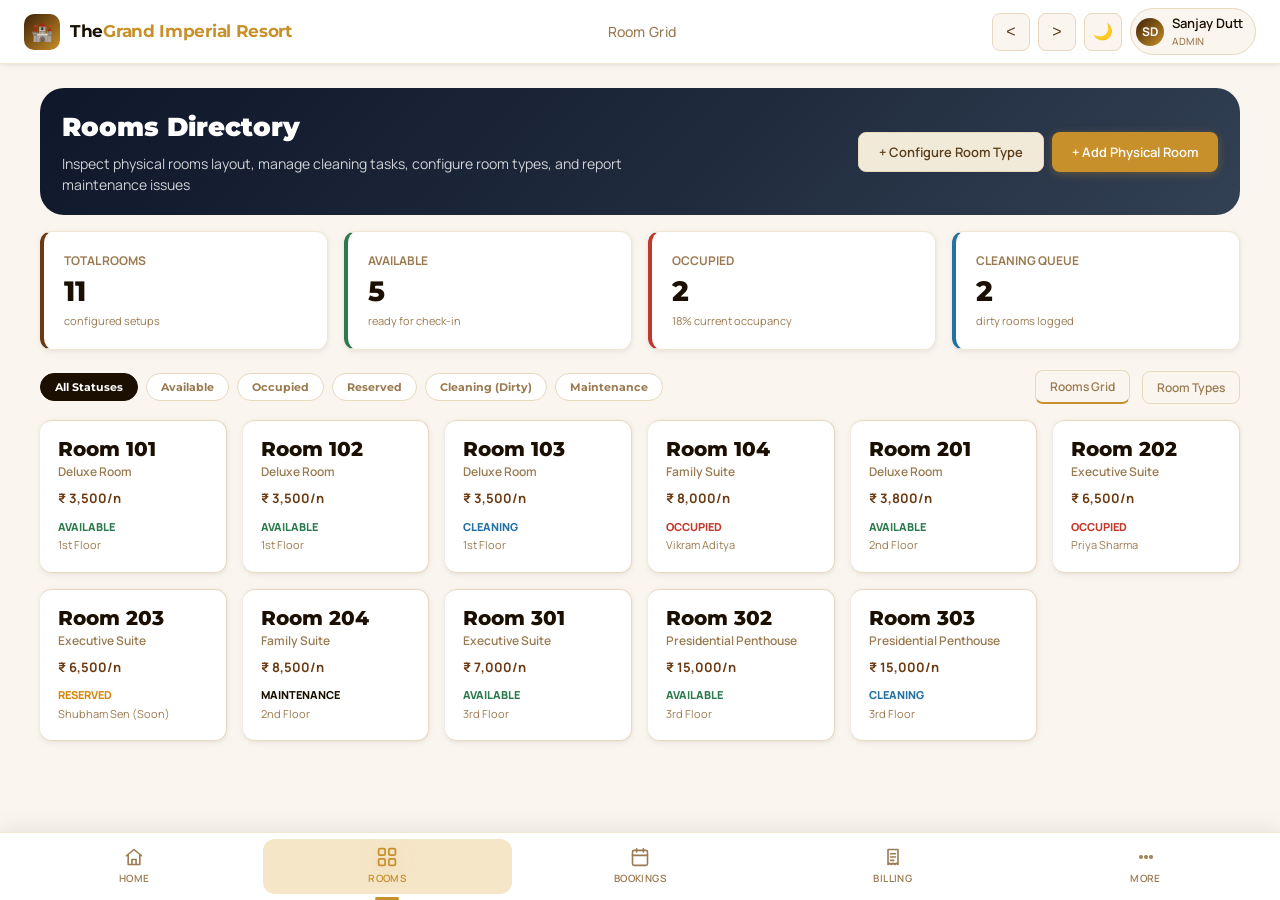
<file: rooms.html>
<!DOCTYPE html>
<html lang="en">
<head>
  <meta charset="UTF-8">
  <meta name="viewport" content="width=device-width, initial-scale=1.0">
  <title>The Grand Imperial — Rooms Setup</title>
  <link rel="stylesheet" href="css/shared.css">
  <style>
    .room-actions {
      display: flex;
      flex-direction: column;
      gap: 8px;
    }
  </style>
</head>
<body>
  <nav class="topnav" id="topnav"></nav>

  <div class="page-wrap">
    <div class="page-hero" style="--hero-from:#0f172a;--hero-mid:#1e293b;--hero-to:#334155">
      <div>
        <div class="page-hero__title">Rooms Directory</div>
        <div class="page-hero__sub">Inspect physical rooms layout, manage cleaning tasks, configure room types, and report maintenance issues</div>
      </div>
      <div style="display:flex;gap:8px" id="adminButtons">
        <button class="btn btn-secondary" onclick="openRoomTypeModal()">+ Configure Room Type</button>
        <button class="btn btn-primary" onclick="openRoomModal()">+ Add Physical Room</button>
      </div>
    </div>

    <!-- Stats Count widgets -->
    <div class="stat-grid mb-20" id="roomStats"></div>

    <!-- Filters Row -->
    <div style="display:flex;gap:12px;margin-bottom:16px;flex-wrap:wrap;align-items:center">
      <div class="chip-group" id="statusChips">
        <button class="chip active" onclick="setStatusFilter('All')">All Statuses</button>
        <button class="chip" onclick="setStatusFilter('Available')">Available</button>
        <button class="chip" onclick="setStatusFilter('Occupied')">Occupied</button>
        <button class="chip" onclick="setStatusFilter('Reserved')">Reserved</button>
        <button class="chip" onclick="setStatusFilter('Cleaning')">Cleaning (Dirty)</button>
        <button class="chip" onclick="setStatusFilter('Maintenance')">Maintenance</button>
      </div>
      <div style="flex:1"></div>
      
      <!-- Tab toggler -->
      <button class="btn btn-ghost btn-sm" onclick="switchTabs('rooms')" id="tabRoomsBtn" style="border-bottom:2px solid var(--c-gold)">Rooms Grid</button>
      <button class="btn btn-ghost btn-sm" onclick="switchTabs('types')" id="tabTypesBtn">Room Types</button>
    </div>

    <!-- TAB 1: Rooms Grid Layout -->
    <div id="roomsPanel">
      <div class="rooms-grid" id="roomsContainer"></div>
    </div>

    <!-- TAB 2: Room Types Configuration -->
    <div id="typesPanel" class="hidden">
      <div class="table-wrap">
        <table class="table">
          <thead>
            <tr>
              <th>Room Type Title</th>
              <th>Capacity</th>
              <th>Base Price</th>
              <th>Amenities Configured</th>
              <th>Description</th>
              <th>Actions</th>
            </tr>
          </thead>
          <tbody id="typesContainer"></tbody>
        </table>
      </div>
    </div>
  </div>

  <!-- Physical Room Modal -->
  <div class="modal-overlay" id="roomModal">
    <div class="modal" style="max-width:440px">
      <div class="modal-header">
        <div class="modal-title" id="roomModalTitle">Add Physical Room</div>
        <button class="modal-close" onclick="closeRoomModal()">✕</button>
      </div>
      <div class="modal-body">
        <div class="form-group">
          <label class="form-label">Room Number / Label</label>
          <input type="text" class="form-control" id="roomNo" placeholder="e.g. 105">
        </div>
        <div class="form-group">
          <label class="form-label">Room Type Category</label>
          <select class="form-control" id="roomTypeSelect" onchange="syncRoomTypePrice()"></select>
        </div>
        <div class="grid-2">
          <div class="form-group">
            <label class="form-label">Floor</label>
            <select class="form-control" id="roomFloor">
              <option value="1st Floor">1st Floor</option>
              <option value="2nd Floor">2nd Floor</option>
              <option value="3rd Floor">3rd Floor</option>
              <option value="4th Floor">4th Floor</option>
            </select>
          </div>
          <div class="form-group">
            <label class="form-label">Custom Price per Night (₹)</label>
            <input type="number" class="form-control" id="roomPrice" min="1">
          </div>
        </div>
        <div class="form-group">
          <label class="form-label">Description / Features</label>
          <input type="text" class="form-control" id="roomDesc" placeholder="e.g. Corner room facing the valley">
        </div>
        <div style="display:flex;gap:10px;margin-top:16px">
          <button class="btn btn-primary" style="flex:1" id="saveRoomBtn">Save Room</button>
          <button class="btn btn-ghost" onclick="closeRoomModal()">Cancel</button>
        </div>
      </div>
    </div>
  </div>

  <!-- Room Type Modal -->
  <div class="modal-overlay" id="typeModal">
    <div class="modal" style="max-width:460px">
      <div class="modal-header">
        <div class="modal-title" id="typeModalTitle">Configure Room Type</div>
        <button class="modal-close" onclick="closeRoomTypeModal()">✕</button>
      </div>
      <div class="modal-body">
        <div class="form-group">
          <label class="form-label">Type Name</label>
          <input type="text" class="form-control" id="typeName" placeholder="e.g. Honeymoon Suite">
        </div>
        <div class="grid-2">
          <div class="form-group">
            <label class="form-label">Max Capacity (Guests)</label>
            <input type="number" class="form-control" id="typeCap" placeholder="2" min="1" max="10">
          </div>
          <div class="form-group">
            <label class="form-label">Base Rate per Night (₹)</label>
            <input type="number" class="form-control" id="typePrice" placeholder="5000" min="0">
          </div>
        </div>
        <div class="form-group">
          <label class="form-label">Amenities (Comma separated)</label>
          <input type="text" class="form-control" id="typeAmenities" placeholder="Wi-Fi, AC, TV, Jacuzzi">
        </div>
        <div class="form-group">
          <label class="form-label">Short Description</label>
          <input type="text" class="form-control" id="typeDesc" placeholder="e.g. Special suite for couples with private tub">
        </div>
        <div style="display:flex;gap:10px;margin-top:16px">
          <button class="btn btn-primary" style="flex:1" id="saveTypeBtn">Save Room Type</button>
          <button class="btn btn-ghost" onclick="closeRoomTypeModal()">Cancel</button>
        </div>
      </div>
    </div>
  </div>

  <!-- Room Details & Action modal -->
  <div class="modal-overlay" id="roomActionModal">
    <div class="modal" style="max-width:400px">
      <div class="modal-header">
        <div class="modal-title" id="actionModalTitle">Room Details</div>
        <button class="modal-close" onclick="closeActionModal()">✕</button>
      </div>
      <div class="modal-body">
        <div id="actionModalBody" style="margin-bottom:20px"></div>
        <div class="room-actions" id="actionModalButtons"></div>
      </div>
    </div>
  </div>

  <!-- Report Issue modal -->
  <div class="modal-overlay" id="issueModal">
    <div class="modal" style="max-width:400px">
      <div class="modal-header">
        <div class="modal-title">Log Maintenance Issue</div>
        <button class="modal-close" onclick="closeIssueModal()">✕</button>
      </div>
      <div class="modal-body">
        <div class="form-group">
          <label class="form-label">Issue Title / Short label</label>
          <input type="text" class="form-control" id="issueName" placeholder="e.g. AC not cooling">
        </div>
        <div class="form-group">
          <label class="form-label">Priority</label>
          <select class="form-control" id="issuePriority">
            <option value="Low">Low Priority</option>
            <option value="Medium" selected>Medium Priority</option>
            <option value="High">High Priority (Urgent)</option>
          </select>
        </div>
        <div class="form-group">
          <label class="form-label">Remarks Description</label>
          <input type="text" class="form-control" id="issueDesc" placeholder="e.g. Remote sensor is broken, fan is vibrating">
        </div>
        <div style="display:flex;gap:10px;margin-top:16px">
          <button class="btn btn-danger style=flex:1" id="saveIssueBtn">Log Issue & Lock Room</button>
          <button class="btn btn-ghost" onclick="closeIssueModal()">Cancel</button>
        </div>
      </div>
    </div>
  </div>

  <nav class="bottomnav" id="bottomnav"></nav>

  <script src="js/shared.js"></script>
  <script>
    const user = Auth.require();
    renderTopNav('rooms');
    renderBottomNav('rooms');

    const isManager = Auth.can('Manager');
    if (!isManager) {
      document.getElementById('adminButtons').style.display = 'none';
    }

    let activeTab = 'rooms';
    let filterStatus = 'All';
    let selectedRoomId = null;
    let editingRoomId = null;
    let editingTypeId = null;

    function switchTabs(tab) {
      activeTab = tab;
      document.getElementById('roomsPanel').classList.toggle('hidden', tab !== 'rooms');
      document.getElementById('typesPanel').classList.toggle('hidden', tab !== 'types');
      document.getElementById('tabRoomsBtn').style.borderBottom = tab === 'rooms' ? '2px solid var(--c-gold)' : 'none';
      document.getElementById('tabTypesBtn').style.borderBottom = tab === 'types' ? '2px solid var(--c-gold)' : 'none';
      render();
    }

    function setStatusFilter(f) {
      filterStatus = f;
      document.querySelectorAll('#statusChips .chip').forEach(btn => {
        btn.classList.toggle('active', btn.textContent.trim().includes(f) || (f==='All' && btn.textContent.trim()==='All Statuses'));
      });
      render();
    }

    function populateRoomTypeSelect() {
      const types = DB.get('roomTypes', []);
      document.getElementById('roomTypeSelect').innerHTML = types.map(t =>
        `<option value="${t.id}">${escapeHtml(t.name)} (Base ₹${t.basePrice})</option>`
      ).join('');
    }

    function syncRoomTypePrice() {
      const typeId = parseInt(document.getElementById('roomTypeSelect').value, 10);
      const types = DB.get('roomTypes', []);
      const t = types.find(x => x.id === typeId);
      if (t) {
        document.getElementById('roomPrice').value = t.basePrice;
      }
    }

    function render() {
      const rooms = DB.get('rooms', []);
      const types = DB.get('roomTypes', []);
      const reservations = DB.get('reservations', []);

      // Stats calculations
      const totalCount = rooms.length;
      const availCount = rooms.filter(r => r.status === 'Available').length;
      const occupiedCount = rooms.filter(r => r.status === 'Occupied').length;
      const cleaningCount = rooms.filter(r => r.status === 'Cleaning').length;

      document.getElementById('roomStats').innerHTML = [
        { label: 'Total Rooms', value: totalCount, sub: 'configured setups', accent: 'var(--c-brand-soft)' },
        { label: 'Available', value: availCount, sub: 'ready for check-in', accent: 'var(--c-success)' },
        { label: 'Occupied', value: occupiedCount, sub: `${occupiedCount ? Math.round((occupiedCount/totalCount)*100) : 0}% current occupancy`, accent: 'var(--c-danger)' },
        { label: 'Cleaning Queue', value: cleaningCount, sub: 'dirty rooms logged', accent: 'var(--c-info)' }
      ].map(s => `
        <div class="stat-card" style="--accent:${s.accent}">
          <div class="stat-card__label">${s.label}</div>
          <div class="stat-card__value">${s.value}</div>
          <div class="stat-card__sub">${s.sub}</div>
        </div>`).join('');

      if (activeTab === 'rooms') {
        const filtered = rooms.filter(r => filterStatus === 'All' || r.status === filterStatus);
        const container = document.getElementById('roomsContainer');

        if (!filtered.length) {
          container.innerHTML = `<div style="grid-column:1/-1" class="empty-state"><div class="empty-state__title">No rooms match filter status</div></div>`;
          return;
        }

        container.innerHTML = filtered.map(r => {
          let statusCls = r.status.toLowerCase().replace(/ /g, '-');
          let extraInfo = "";

          if (r.status === 'Occupied') {
            const activeStay = reservations.find(res => res.roomId === r.id && res.status === 'Checked In');
            extraInfo = activeStay ? escapeHtml(activeStay.guestName) : "Guest In";
          } else if (r.status === 'Reserved') {
            const activeRes = reservations.find(res => res.roomId === r.id && res.status === 'Confirmed');
            extraInfo = activeRes ? `${escapeHtml(activeRes.guestName)} (Soon)` : "Booked";
          } else {
            extraInfo = r.floor;
          }

          return `
            <div class="room-card ${statusCls}" onclick="handleRoomClick(${r.id})">
              <div class="room-card__number">Room ${r.roomNumber}</div>
              <div class="room-card__type">${escapeHtml(r.roomTypeName)}</div>
              <div class="room-card__price">${fmt(r.basePrice)}/n</div>
              <div class="room-card__status" style="margin-top:10px">${r.status}</div>
              <div class="text-xs text-soft" style="margin-top:2px">${extraInfo}</div>
            </div>`;
        }).join('');
      } else {
        // Types
        const container = document.getElementById('typesContainer');
        container.innerHTML = types.map(t => `
          <tr>
            <td><strong>${escapeHtml(t.name)}</strong></td>
            <td>${t.capacity} Guests</td>
            <td><span class="fw-700 text-brand">${fmt(t.basePrice)}</span></td>
            <td>${t.amenities.map(a=>`<span class="badge badge-gray" style="margin:2px">${escapeHtml(a)}</span>`).join('')}</td>
            <td><span class="text-xs text-soft">${escapeHtml(t.description || 'No description')}</span></td>
            <td>
              ${isManager ? `
                <div style="display:flex;gap:6px">
                  <button class="btn btn-secondary btn-sm" onclick="openRoomTypeModal(${t.id})">Edit</button>
                  <button class="btn btn-danger btn-sm" onclick="deleteRoomType(${t.id},'${escapeHtml(t.name)}')">Delete</button>
                </div>
              ` : 'No Action'}
            </td>
          </tr>`).join('');
      }
    }

    // Room Card click handler
    function handleRoomClick(roomId) {
      const rooms = DB.get('rooms', []);
      const r = rooms.find(x => x.id === roomId);
      if (!r) return;

      selectedRoomId = roomId;
      document.getElementById('actionModalTitle').textContent = `Room ${r.roomNumber} Management`;

      let bodyHtml = `
        <div class="text-sm">
          <p style="margin-bottom:6px"><strong>Room Category:</strong> ${escapeHtml(r.roomTypeName)}</p>
          <p style="margin-bottom:6px"><strong>Floor:</strong> ${r.floor}</p>
          <p style="margin-bottom:6px"><strong>Capacity:</strong> Max ${r.capacity} Guests</p>
          <p style="margin-bottom:6px"><strong>Nightly Rate:</strong> <span class="fw-700 text-brand">${fmt(r.basePrice)}</span></p>
          <p style="margin-bottom:6px"><strong>Amenities:</strong> ${r.amenities ? r.amenities.join(', ') : 'None'}</p>
          <p style="margin-bottom:6px"><strong>Current Status:</strong> <span class="badge ${r.status==='Available'?'badge-green':r.status==='Occupied'?'badge-red':r.status==='Cleaning'?'badge-purple':'badge-gray'}">${r.status}</span></p>
        </div>`;

      let buttonsHtml = "";

      if (r.status === 'Available') {
        buttonsHtml = `
          <button class="btn btn-primary btn-full" onclick="startWalkinBooking()">Start Check-In / Booking</button>
          <button class="btn btn-danger btn-full" onclick="triggerIssueModal()">Report Issue (Maintenance)</button>
        `;
      } else if (r.status === 'Cleaning') {
        bodyHtml += `<p class="text-soft">Housekeeping cleaning requested.</p>`;
        buttonsHtml = `
          <button class="btn btn-success btn-full" onclick="markRoomClean(${r.id})">Mark Clean & Ready</button>
          <button class="btn btn-danger btn-full" onclick="triggerIssueModal()">Report Issue (Maintenance)</button>
        `;
      } else if (r.status === 'Occupied') {
        const reservations = DB.get('reservations', []);
        const activeStay = reservations.find(res => res.roomId === r.id && res.status === 'Checked In');
        if (activeStay) {
          bodyHtml += `
            <div style="background:var(--c-cream);padding:10px 14px;border-radius:var(--radius-sm);margin-bottom:12px">
              <div class="fw-700">${escapeHtml(activeStay.guestName)}</div>
              <div class="text-soft text-xs">Stay: ${activeStay.checkInDate} to ${activeStay.checkOutDate}</div>
            </div>`;
          buttonsHtml = `
            <a href="billing.html?resId=${activeStay.id}" class="btn btn-primary btn-full">Manage Room Charges / Bill</a>
          `;
        } else {
          buttonsHtml = `<button class="btn btn-success btn-full" onclick="markRoomClean(${r.id})">Clear Occupancy</button>`;
        }
      } else if (r.status === 'Maintenance') {
        buttonsHtml += `
          <button class="btn btn-success btn-full" onclick="resolveRoomMaintenance(${r.id})">Resolve Issue & Release Room</button>
        `;
      } else if (r.status === 'Reserved') {
        const reservations = DB.get('reservations', []);
        const activeRes = reservations.find(res => res.roomId === r.id && res.status === 'Confirmed');
        if (activeRes) {
          bodyHtml += `
            <div style="background:var(--c-cream);padding:10px 14px;border-radius:var(--radius-sm);margin-bottom:12px">
              <div class="fw-700">Reserved for ${escapeHtml(activeRes.guestName)}</div>
              <div class="text-soft text-xs">Dates: ${activeRes.checkInDate} to ${activeRes.checkOutDate}</div>
            </div>`;
          buttonsHtml = `
            <a href="reservations.html?id=${activeRes.id}" class="btn btn-primary btn-full">Open Reservation Details</a>
          `;
        }
      }

      if (isManager) {
        buttonsHtml += `
          <div style="display:flex;gap:6px;margin-top:10px">
            <button class="btn btn-secondary btn-full btn-sm" onclick="openRoomModal(${r.id})">Edit Config</button>
            <button class="btn btn-danger btn-full btn-sm" onclick="deleteRoomConfig(${r.id}, '${r.roomNumber}')">Delete Room</button>
          </div>
        `;
      }

      document.getElementById('actionModalBody').innerHTML = bodyHtml;
      document.getElementById('actionModalButtons').innerHTML = buttonsHtml;
      document.getElementById('roomActionModal').classList.add('open');
    }

    function closeActionModal() {
      document.getElementById('roomActionModal').classList.remove('open');
      selectedRoomId = null;
    }

    // Cleaning Clean Trigger
    function markRoomClean(roomId) {
      const rooms = DB.get('rooms', []);
      const idx = rooms.findIndex(r => r.id === roomId);
      if (idx !== -1) {
        rooms[idx].status = 'Available';
        DB.set('rooms', rooms);
        toast(`Room ${rooms[idx].roomNumber} marked as clean and ready`, 'success');
        closeActionModal();
        render();
      }
    }

    // Start Walk-In booking redirects
    function startWalkinBooking() {
      if (!selectedRoomId) return;
      window.location.href = `reservations.html?roomId=${selectedRoomId}&walkin=true`;
    }

    // Physical Room Add/Edit
    function openRoomModal(id = null) {
      closeActionModal();
      editingRoomId = id;
      populateRoomTypeSelect();
      document.getElementById('roomModalTitle').textContent = id ? 'Edit Room Settings' : 'Add Physical Room';

      if (id) {
        const rooms = DB.get('rooms', []);
        const r = rooms.find(x => x.id === id);
        if (r) {
          document.getElementById('roomNo').value = r.roomNumber;
          document.getElementById('roomTypeSelect').value = r.roomTypeId;
          document.getElementById('roomFloor').value = r.floor;
          document.getElementById('roomPrice').value = r.basePrice;
          document.getElementById('roomDesc').value = r.description || "";
        }
      } else {
        document.getElementById('roomNo').value = "";
        document.getElementById('roomDesc').value = "";
        syncRoomTypePrice();
      }
      document.getElementById('roomModal').classList.add('open');
    }

    function closeRoomModal() {
      document.getElementById('roomModal').classList.remove('open');
      editingRoomId = null;
    }

    document.getElementById('saveRoomBtn').addEventListener('click', () => {
      const number = document.getElementById('roomNo').value.trim();
      const typeId = parseInt(document.getElementById('roomTypeSelect').value, 10);
      const floor = document.getElementById('roomFloor').value;
      const price = parseFloat(document.getElementById('roomPrice').value);
      const desc = document.getElementById('roomDesc').value.trim();

      if (!number || Number.isNaN(price) || price < 0) {
        toast('Please enter a valid room number and nightly rate', 'error');
        return;
      }

      const rooms = DB.get('rooms', []);
      const types = DB.get('roomTypes', []);
      const type = types.find(t => t.id === typeId);
      if (!type) return;

      // Duplicate check
      const dup = rooms.some(r => r.id !== editingRoomId && r.roomNumber.toLowerCase() === number.toLowerCase());
      if (dup) {
        toast('Room number already exists', 'error');
        return;
      }

      if (editingRoomId) {
        const idx = rooms.findIndex(r => r.id === editingRoomId);
        if (idx !== -1) {
          rooms[idx] = { 
            ...rooms[idx], 
            roomNumber: number, 
            roomTypeId: typeId, 
            roomTypeName: type.name, 
            floor, 
            basePrice: price, 
            description: desc,
            capacity: type.capacity,
            amenities: [...type.amenities]
          };
          toast('Room config updated', 'success');
        }
      } else {
        rooms.push({
          id: Date.now(),
          roomNumber: number,
          roomTypeId: typeId,
          roomTypeName: type.name,
          floor,
          capacity: type.capacity,
          basePrice: price,
          status: 'Available',
          amenities: [...type.amenities],
          description: desc
        });
        toast('New room registered in property grid', 'success');
      }

      DB.set('rooms', rooms);
      closeRoomModal();
      render();
    });

    function deleteRoomConfig(id, label) {
      const conf = confirm(`Delete Room ${label} permanently? Existing reservations linked will cause errors.`);
      if (!conf) return;

      const rooms = DB.get('rooms', []);
      const updated = rooms.filter(r => r.id !== id);
      DB.set('rooms', updated);
      toast(`Room ${label} deleted`, 'success');
      closeActionModal();
      render();
    }

    // Room Type Config Add/Edit
    function openRoomTypeModal(id = null) {
      closeActionModal();
      editingTypeId = id;
      document.getElementById('typeModalTitle').textContent = id ? 'Edit Room Type Config' : 'Configure Room Type';

      if (id) {
        const types = DB.get('roomTypes', []);
        const t = types.find(x => x.id === id);
        if (t) {
          document.getElementById('typeName').value = t.name;
          document.getElementById('typeCap').value = t.capacity;
          document.getElementById('typePrice').value = t.basePrice;
          document.getElementById('typeAmenities').value = t.amenities.join(', ');
          document.getElementById('typeDesc').value = t.description || "";
        }
      } else {
        document.getElementById('typeName').value = "";
        document.getElementById('typeCap').value = "2";
        document.getElementById('typePrice').value = "";
        document.getElementById('typeAmenities').value = "Wi-Fi, AC, TV";
        document.getElementById('typeDesc').value = "";
      }
      document.getElementById('typeModal').classList.add('open');
    }

    function closeRoomTypeModal() {
      document.getElementById('typeModal').classList.remove('open');
      editingTypeId = null;
    }

    document.getElementById('saveTypeBtn').addEventListener('click', () => {
      const name = document.getElementById('typeName').value.trim();
      const cap = parseInt(document.getElementById('typeCap').value, 10);
      const price = parseFloat(document.getElementById('typePrice').value);
      const amenitiesStr = document.getElementById('typeAmenities').value;
      const desc = document.getElementById('typeDesc').value.trim();

      if (!name || Number.isNaN(cap) || cap <= 0 || Number.isNaN(price) || price < 0) {
        toast('Please enter valid room type name, capacity and rate', 'error');
        return;
      }

      const types = DB.get('roomTypes', []);
      const amenities = amenitiesStr.split(',').map(a => a.trim()).filter(Boolean);

      if (editingTypeId) {
        const idx = types.findIndex(t => t.id === editingTypeId);
        if (idx !== -1) {
          types[idx] = { ...types[idx], name, capacity: cap, basePrice: price, amenities, description: desc };
          toast('Room category updated', 'success');
        }
      } else {
        types.push({
          id: Date.now(),
          name,
          capacity: cap,
          basePrice: price,
          amenities,
          description: desc
        });
        toast('Room category registered', 'success');
      }

      DB.set('roomTypes', types);
      closeRoomTypeModal();
      render();
    });

    function deleteRoomType(id, label) {
      const conf = confirm(`Delete Room Type "${label}"? This does not delete rooms assigned to it.`);
      if (!conf) return;

      const types = DB.get('roomTypes', []);
      const updated = types.filter(t => t.id !== id);
      DB.set('roomTypes', updated);
      toast('Room category removed', 'success');
      render();
    }

    // Maintenance logs report
    function triggerIssueModal() {
      closeActionModal();
      document.getElementById('issueName').value = "";
      document.getElementById('issueDesc').value = "";
      document.getElementById('issueModal').classList.add('open');
    }

    function closeIssueModal() {
      document.getElementById('issueModal').classList.remove('open');
    }

    document.getElementById('saveIssueBtn').addEventListener('click', () => {
      const issue = document.getElementById('issueName').value.trim();
      const priority = document.getElementById('issuePriority').value;
      const desc = document.getElementById('issueDesc').value.trim();

      if (!issue || !desc) {
        toast('Please enter a short issue label and details description', 'error');
        return;
      }

      const maintenance = DB.get('maintenance', []);
      const rooms = DB.get('rooms', []);

      const idx = rooms.findIndex(r => r.id === selectedRoomId);
      if (idx === -1) return;

      // Lock room
      rooms[idx].status = 'Maintenance';
      
      const newTicket = {
        id: Date.now(),
        roomId: selectedRoomId,
        roomNumber: rooms[idx].roomNumber,
        issue,
        description: desc,
        priority,
        status: 'Open',
        createdDate: new Date().toISOString().slice(0, 10),
        resolvedDate: null
      };

      maintenance.unshift(newTicket);

      DB.set('rooms', rooms);
      DB.set('maintenance', maintenance);
      
      toast(`Room ${rooms[idx].roomNumber} locked under Maintenance ticket.`, 'info');
      closeIssueModal();
      render();
    });

    function resolveRoomMaintenance(roomId) {
      const rooms = DB.get('rooms', []);
      const maintenance = DB.get('maintenance', []);

      const rIdx = rooms.findIndex(r => r.id === roomId);
      if (rIdx === -1) return;

      rooms[rIdx].status = 'Cleaning'; // goes to cleaning before available
      
      const ticket = maintenance.find(t => t.roomId === roomId && t.status !== 'Resolved');
      if (ticket) {
        ticket.status = 'Resolved';
        ticket.resolvedDate = new Date().toISOString().slice(0, 10);
      }

      DB.set('rooms', rooms);
      DB.set('maintenance', maintenance);
      
      toast(`Issue resolved. Room ${rooms[rIdx].roomNumber} released to Cleaning.`, 'success');
      closeActionModal();
      render();
    }

    // Modal click outs
    document.getElementById('roomModal').addEventListener('click', e => {
      if (e.target === document.getElementById('roomModal')) closeRoomModal();
    });
    document.getElementById('typeModal').addEventListener('click', e => {
      if (e.target === document.getElementById('typeModal')) closeRoomTypeModal();
    });
    document.getElementById('roomActionModal').addEventListener('click', e => {
      if (e.target === document.getElementById('roomActionModal')) closeActionModal();
    });
    document.getElementById('issueModal').addEventListener('click', e => {
      if (e.target === document.getElementById('issueModal')) closeIssueModal();
    });

    render();
  </script>
</body>
</html>
</file>
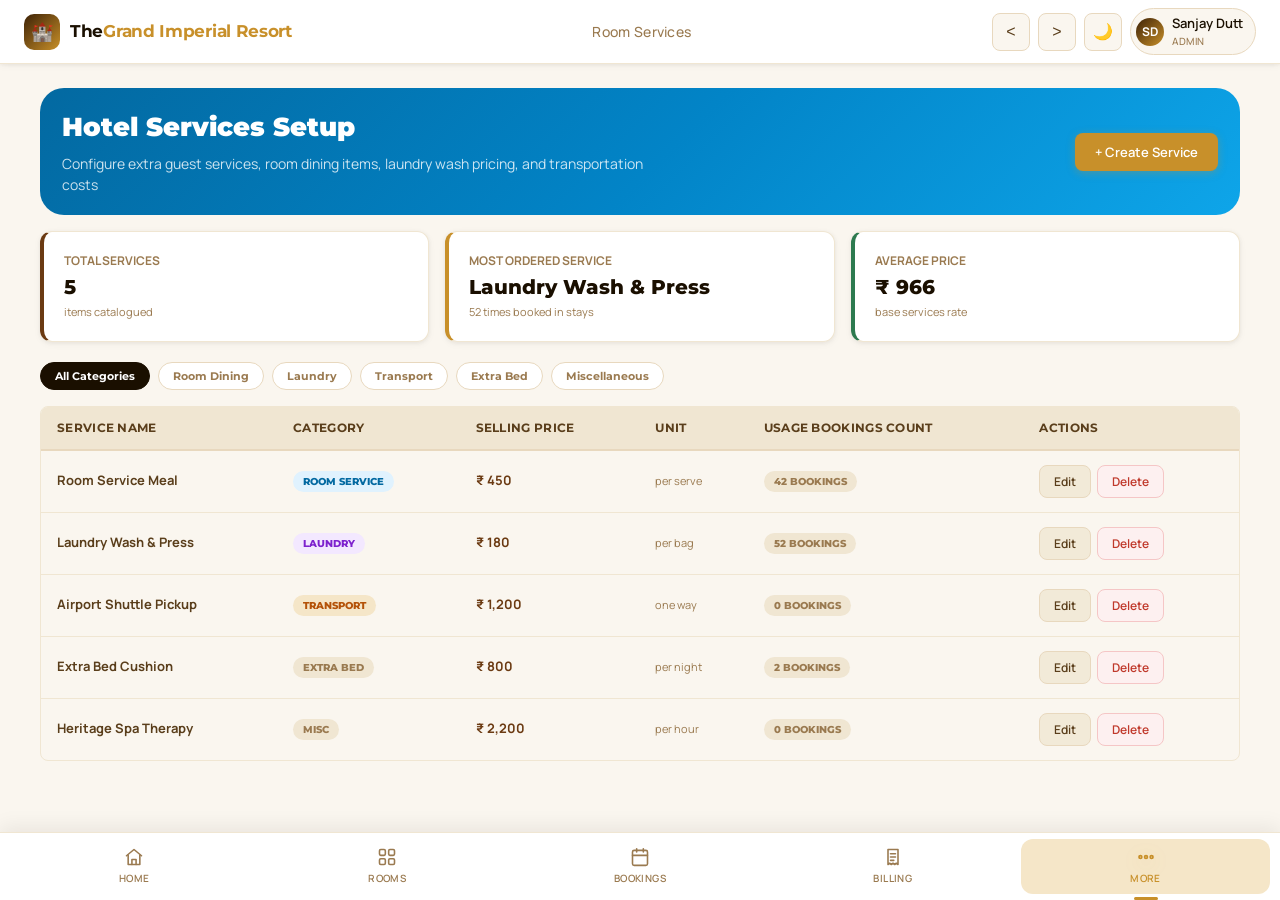
<file: services.html>
<!DOCTYPE html>
<html lang="en">
<head>
  <meta charset="UTF-8">
  <meta name="viewport" content="width=device-width, initial-scale=1.0">
  <title>The Grand Imperial — Additional Services</title>
  <link rel="stylesheet" href="css/shared.css">
  <style>
    .form-grid-2 { display: grid; grid-template-columns: 1fr 1fr; gap: 12px; }
  </style>
</head>
<body>
  <nav class="topnav" id="topnav"></nav>

  <div class="page-wrap">
    <div class="page-hero" style="--hero-from:#0369a1;--hero-mid:#0284c7;--hero-to:#0ea5e9">
      <div>
        <div class="page-hero__title">Hotel Services Setup</div>
        <div class="page-hero__sub">Configure extra guest services, room dining items, laundry wash pricing, and transportation costs</div>
      </div>
      <div>
        <button class="btn btn-primary" onclick="openServiceModal()">+ Create Service</button>
      </div>
    </div>

    <!-- Stats summary -->
    <div class="stat-grid mb-20" id="serviceStats"></div>

    <!-- Toolbar Filters -->
    <div style="display:flex;gap:10px;margin-bottom:16px;flex-wrap:wrap;align-items:center">
      <div class="chip-group" id="categoryChips">
        <button class="chip active" onclick="setCategoryFilter('All')">All Categories</button>
        <button class="chip" onclick="setCategoryFilter('Room Service')">Room Dining</button>
        <button class="chip" onclick="setCategoryFilter('Laundry')">Laundry</button>
        <button class="chip" onclick="setCategoryFilter('Transport')">Transport</button>
        <button class="chip" onclick="setCategoryFilter('Extra Bed')">Extra Bed</button>
        <button class="chip" onclick="setCategoryFilter('Misc')">Miscellaneous</button>
      </div>
      <div style="flex:1"></div>
    </div>

    <!-- Services Table list -->
    <div id="servicesContainer"></div>
  </div>

  <!-- Add / Edit Service Modal -->
  <div class="modal-overlay" id="serviceModal">
    <div class="modal" style="max-width:440px">
      <div class="modal-header">
        <div class="modal-title" id="modalTitle">Create Service</div>
        <button class="modal-close" onclick="closeServiceModal()">✕</button>
      </div>
      <div class="modal-body">
        <div class="form-group">
          <label class="form-label">Service Title</label>
          <input type="text" class="form-control" id="sName" placeholder="e.g. Guided City Tour" required>
        </div>
        <div class="form-group">
          <label class="form-label">Category</label>
          <select class="form-control" id="sCategory" required>
            <option value="Room Service">Room Service / Dining</option>
            <option value="Laundry">Laundry</option>
            <option value="Transport">Transport / Shuttle</option>
            <option value="Extra Bed">Extra Bed / Cradle</option>
            <option value="Misc">Miscellaneous / Spa</option>
          </select>
        </div>
        <div class="form-grid-2">
          <div class="form-group">
            <label class="form-label">Selling Rate (₹)</label>
            <input type="number" class="form-control" id="sPrice" placeholder="500" min="0" required>
          </div>
          <div class="form-group">
            <label class="form-label">Unit description</label>
            <input type="text" class="form-control" id="sUnit" placeholder="e.g. per serve or per bag" required>
          </div>
        </div>
        <div style="display:flex;gap:10px;margin-top:16px">
          <button class="btn btn-primary" style="flex:1" id="saveServiceBtn">Save Service Item</button>
          <button class="btn btn-ghost" onclick="closeServiceModal()">Cancel</button>
        </div>
      </div>
    </div>
  </div>

  <nav class="bottomnav" id="bottomnav"></nav>

  <script src="js/shared.js"></script>
  <script>
    const user = Auth.require();
    renderTopNav('services');
    renderBottomNav('more');

    let activeFilter = 'All';
    let editingId = null;

    function setCategoryFilter(cat) {
      activeFilter = cat;
      document.querySelectorAll('#categoryChips .chip').forEach(btn => {
        btn.classList.toggle('active', btn.textContent.trim().includes(cat) || (cat==='All' && btn.textContent.trim()==='All Categories'));
      });
      render();
    }

    function render() {
      const services = DB.get('services', []);
      const charges = DB.get('charges', []);
      const container = document.getElementById('servicesContainer');

      // Aggregate bookings statistics
      const usageCount = {};
      charges.forEach(c => {
        usageCount[c.serviceName] = (usageCount[c.serviceName] || 0) + c.qty;
      });

      let topService = "None";
      let topUsage = 0;
      for (const [name, qty] of Object.entries(usageCount)) {
        if (qty > topUsage) {
          topUsage = qty;
          topService = name;
        }
      }

      document.getElementById('serviceStats').innerHTML = [
        { label: 'Total Services', value: services.length, sub: 'items catalogued', accent: 'var(--c-brand-soft)' },
        { label: 'Most Ordered Service', value: topService, sub: `${topUsage} times booked in stays`, accent: 'var(--c-gold)' },
        { label: 'Average Price', value: fmt(services.length ? Math.round(services.reduce((s,x)=>s+x.price,0)/services.length) : 0), sub: 'base services rate', accent: 'var(--c-success)' }
      ].map(s => `
        <div class="stat-card" style="--accent:${s.accent}">
          <div class="stat-card__label">${s.label}</div>
          <div class="stat-card__value" style="font-size: 20px; white-space: nowrap; overflow: hidden; text-overflow: ellipsis;">${s.value}</div>
          <div class="stat-card__sub">${s.sub}</div>
        </div>`).join('');

      const filtered = services.filter(s => activeFilter === 'All' || s.category === activeFilter);

      if (!filtered.length) {
        container.innerHTML = `
          <div class="empty-state card card-padded">
            <div class="empty-state__icon">🍽️</div>
            <div class="empty-state__title">No services found</div>
            <div class="empty-state__desc">Configure items to allow waitstaff to add room service and laundry charges.</div>
          </div>`;
        return;
      }

      container.innerHTML = `
        <div class="table-wrap">
          <table class="table">
            <thead>
              <tr>
                <th>Service Name</th>
                <th>Category</th>
                <th>Selling Price</th>
                <th>Unit</th>
                <th>Usage bookings count</th>
                <th>Actions</th>
              </tr>
            </thead>
            <tbody>
              ${filtered.map(s => {
                const count = usageCount[s.name] || 0;
                const catBadge = s.category === 'Room Service' ? 'badge-blue' : s.category === 'Laundry' ? 'badge-purple' : s.category === 'Transport' ? 'badge-gold' : 'badge-gray';
                return `
                  <tr>
                    <td><strong>${escapeHtml(s.name)}</strong></td>
                    <td><span class="badge ${catBadge}">${s.category}</span></td>
                    <td><span class="fw-700 text-brand">${fmt(s.price)}</span></td>
                    <td><span class="text-xs text-soft">${escapeHtml(s.unit)}</span></td>
                    <td><span class="badge badge-gray">${count} bookings</span></td>
                    <td>
                      <div style="display:flex;gap:6px">
                        <button class="btn btn-secondary btn-sm" onclick="openServiceModal(${s.id})">Edit</button>
                        ${Auth.can('Manager') ? `<button class="btn btn-danger btn-sm" onclick="deleteServiceItem(${s.id},'${escapeHtml(s.name)}')">Delete</button>` : ''}
                      </div>
                    </td>
                  </tr>`;
              }).join('')}
            </tbody>
          </table>
        </div>`;
    }

    // Modal Add/Edit
    function openServiceModal(id = null) {
      editingId = id;
      document.getElementById('modalTitle').textContent = id ? 'Modify Service Details' : 'Configure New Service';

      if (id) {
        const services = DB.get('services', []);
        const s = services.find(x => x.id === id);
        if (s) {
          document.getElementById('sName').value = s.name;
          document.getElementById('sCategory').value = s.category;
          document.getElementById('sPrice').value = s.price;
          document.getElementById('sUnit').value = s.unit || "per serve";
        }
      } else {
        document.getElementById('sName').value = "";
        document.getElementById('sCategory').value = "Room Service";
        document.getElementById('sPrice').value = "";
        document.getElementById('sUnit').value = "per serve";
      }
      document.getElementById('serviceModal').classList.add('open');
    }

    function closeServiceModal() {
      document.getElementById('serviceModal').classList.remove('open');
      editingId = null;
    }

    document.getElementById('saveServiceBtn').addEventListener('click', () => {
      const name = document.getElementById('sName').value.trim();
      const category = document.getElementById('sCategory').value;
      const price = parseFloat(document.getElementById('sPrice').value);
      const unit = document.getElementById('sUnit').value.trim();

      if (!name || Number.isNaN(price) || price < 0 || !unit) {
        toast('Please enter valid name, rate, and unit', 'error');
        return;
      }

      const services = DB.get('services', []);
      if (editingId) {
        const idx = services.findIndex(s => s.id === editingId);
        if (idx !== -1) {
          services[idx] = { ...services[idx], name, category, price, unit };
        }
        toast('Service details saved', 'success');
      } else {
        // Duplicate check
        if (services.some(s => s.name.toLowerCase() === name.toLowerCase())) {
          toast('Service title already registered', 'error');
          return;
        }

        services.push({
          id: Date.now(),
          name, category, price, unit
        });
        toast('Additional service category created', 'success');
      }

      DB.set('services', services);
      closeServiceModal();
      render();
    });

    function deleteServiceItem(id, name) {
      const conf = confirm(`Unregister service "${name}"? Active charges logs will remain.`);
      if (!conf) return;

      const services = DB.get('services', []);
      const updated = services.filter(s => s.id !== id);
      DB.set('services', updated);
      toast('Service item removed', 'success');
      render();
    }

    // Modal click out
    document.getElementById('serviceModal').addEventListener('click', e => {
      if (e.target === document.getElementById('serviceModal')) closeServiceModal();
    });

    render();
  </script>
</body>
</html>
</file>
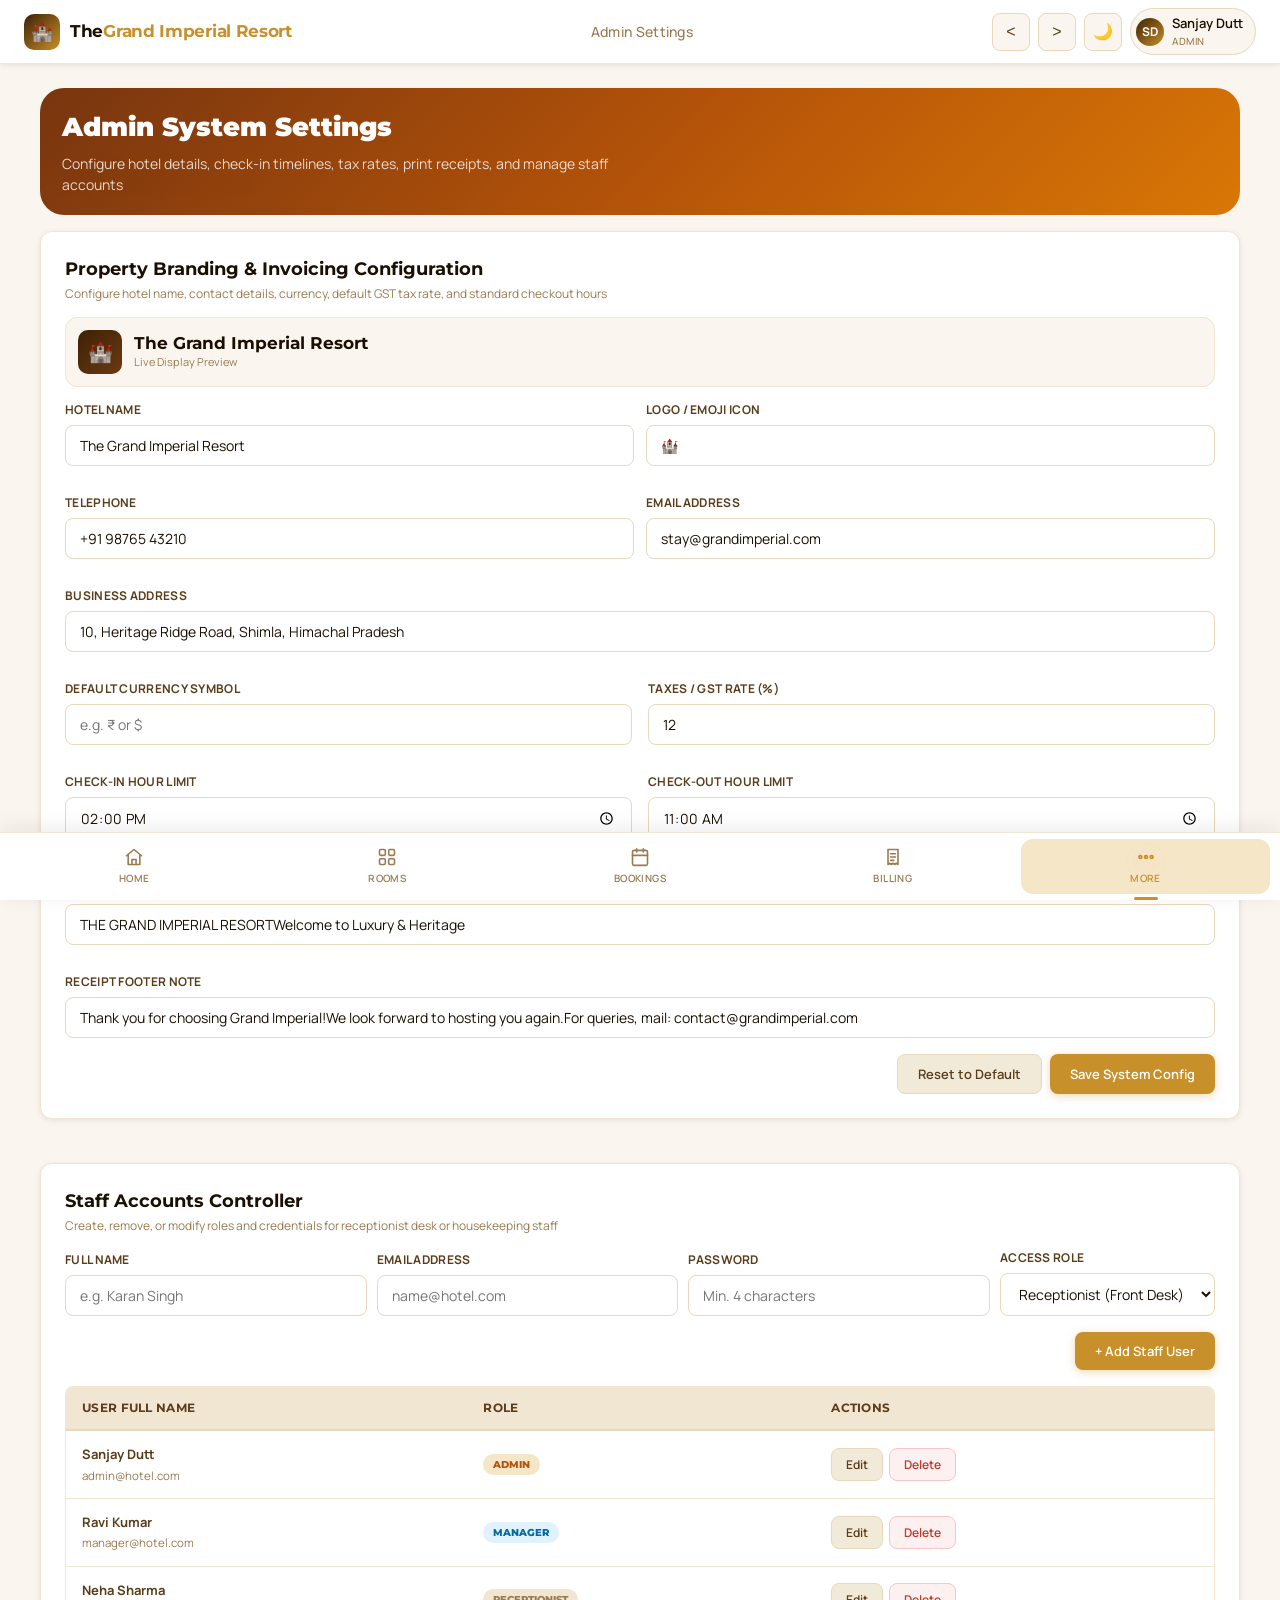
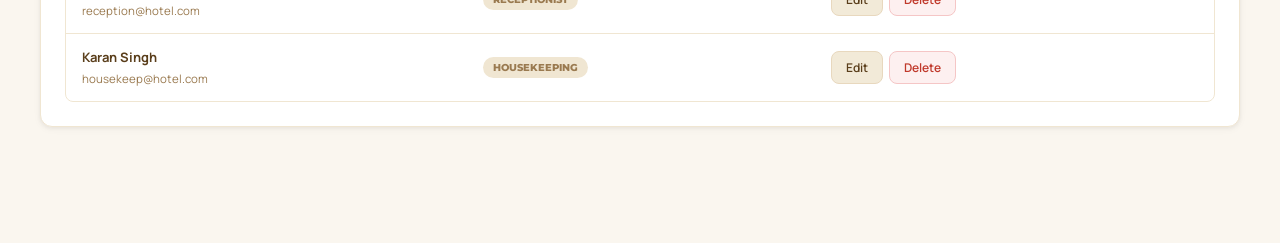
<file: settings.html>
<!DOCTYPE html>
<html lang="en">
<head>
  <meta charset="UTF-8">
  <meta name="viewport" content="width=device-width, initial-scale=1.0">
  <title>The Grand Imperial — Settings</title>
  <link rel="stylesheet" href="css/shared.css">
  <style>
    .settings-grid {
      display: grid;
      grid-template-columns: 1fr;
      gap: 20px;
    }

    .card-head {
      display: flex;
      align-items: center;
      justify-content: space-between;
      gap: 10px;
      margin-bottom: 14px;
      flex-wrap: wrap;
    }

    .card-title {
      font-family: var(--font-display);
      font-size: 18px;
      font-weight: 700;
      color: var(--c-text);
    }

    .card-sub {
      font-size: 12px;
      color: var(--c-text-soft);
      margin-top: 2px;
    }

    .brand-preview {
      display: flex;
      align-items: center;
      gap: 12px;
      padding: 12px;
      border: 1px solid var(--c-border-soft);
      border-radius: var(--radius-md);
      background: var(--c-cream);
      margin-bottom: 14px;
    }

    .brand-preview__logo {
      width: 44px;
      height: 44px;
      border-radius: 10px;
      background: linear-gradient(135deg, var(--c-brand-mid), var(--c-brand-soft));
      display: flex;
      align-items: center;
      justify-content: center;
      color: #fff;
      font-size: 20px;
      flex-shrink: 0;
    }

    .brand-preview__name {
      font-family: var(--font-display);
      font-size: 16.5px;
      font-weight: 700;
      color: var(--c-text);
      line-height: 1.2;
    }

    .user-grid {
      display: grid;
      grid-template-columns: 1fr 1fr 1fr auto;
      gap: 10px;
      align-items: end;
      margin-bottom: 16px;
    }

    .edit-box {
      border: 1px solid var(--c-border);
      border-radius: var(--radius-sm);
      background: var(--c-cream);
      padding: 14px;
      margin-bottom: 16px;
      display: none;
    }
    .edit-box.open { display: block; }

    .edit-box__title {
      font-size: 11px;
      letter-spacing: .6px;
      text-transform: uppercase;
      color: var(--c-text-soft);
      font-weight: 700;
      margin-bottom: 10px;
    }

    .table td .email {
      font-size: 11.5px;
      color: var(--c-text-soft);
      margin-top: 2px;
    }

    .guard-wrap {
      max-width: 600px;
      margin: 80px auto;
    }

    @media (max-width: 900px) {
      .user-grid { grid-template-columns: 1fr; }
    }
  </style>
</head>
<body>
  <nav class="topnav" id="topnav"></nav>

  <div class="page-wrap" id="settingsPage">
    <div class="page-hero" style="--hero-from:#78350f;--hero-mid:#b45309;--hero-to:#d97706">
      <div>
        <div class="page-hero__title">Admin System Settings</div>
        <div class="page-hero__sub">Configure hotel details, check-in timelines, tax rates, print receipts, and manage staff accounts</div>
      </div>
    </div>

    <div class="settings-grid">
      <!-- BRANDING SETUP -->
      <div class="card card-padded">
        <div class="card-head">
          <div>
            <div class="card-title">Property Branding & Invoicing Configuration</div>
            <div class="card-sub">Configure hotel name, contact details, currency, default GST tax rate, and standard checkout hours</div>
          </div>
        </div>

        <div class="brand-preview">
          <div class="brand-preview__logo" id="brandPreviewLogo">🏰</div>
          <div>
            <div class="brand-preview__name" id="brandPreviewName">The Grand Imperial Resort</div>
            <div class="text-xs text-soft">Live Display Preview</div>
          </div>
        </div>

        <div style="display:grid;grid-template-columns:1fr 1fr;gap:12px">
          <div class="form-group">
            <label class="form-label">Hotel Name</label>
            <input type="text" class="form-control" id="resName" placeholder="e.g. The Grand Imperial Resort">
          </div>
          <div class="form-group">
            <label class="form-label">Logo / Emoji Icon</label>
            <input type="text" class="form-control" id="resLogo" placeholder="e.g. 🏰 or 🏨">
          </div>
          <div class="form-group">
            <label class="form-label">Telephone</label>
            <input type="text" class="form-control" id="resPhone" placeholder="e.g. +91 98765 43210">
          </div>
          <div class="form-group">
            <label class="form-label">Email Address</label>
            <input type="email" class="form-control" id="resEmail" placeholder="e.g. contact@grandimperial.com">
          </div>
          <div class="form-group" style="grid-column:1/-1">
            <label class="form-label">Business Address</label>
            <input type="text" class="form-control" id="resAddress" placeholder="Address">
          </div>
          <div class="grid-2" style="grid-column:1/-1">
            <div class="form-group">
              <label class="form-label">Default Currency Symbol</label>
              <input type="text" class="form-control" id="resCurrency" placeholder="e.g. ₹ or $">
            </div>
            <div class="form-group">
              <label class="form-label">Taxes / GST Rate (%)</label>
              <input type="number" class="form-control" id="resTax" placeholder="12" min="0" max="100">
            </div>
          </div>
          <div class="grid-2" style="grid-column:1/-1">
            <div class="form-group">
              <label class="form-label">Check-In Hour Limit</label>
              <input type="time" class="form-control" id="resInTime">
            </div>
            <div class="form-group">
              <label class="form-label">Check-Out Hour Limit</label>
              <input type="time" class="form-control" id="resOutTime">
            </div>
          </div>
          <div style="grid-column:1/-1" class="divider"></div>
          <div class="form-group" style="grid-column:1/-1">
            <label class="form-label">Receipt Header Message</label>
            <input type="text" class="form-control" id="resHeader" placeholder="Header title text">
          </div>
          <div class="form-group" style="grid-column:1/-1">
            <label class="form-label">Receipt Footer Note</label>
            <input type="text" class="form-control" id="resFooter" placeholder="Footer notes text">
          </div>
        </div>

        <div class="flex gap-8" style="justify-content:flex-end">
          <button class="btn btn-secondary" id="resetBrandBtn">Reset to Default</button>
          <button class="btn btn-primary" id="saveBrandBtn">Save System Config</button>
        </div>
      </div>

      <!-- STAFF ACCOUNTS MANAGEMENT -->
      <div class="card card-padded">
        <div class="card-head">
          <div>
            <div class="card-title">Staff Accounts Controller</div>
            <div class="card-sub">Create, remove, or modify roles and credentials for receptionist desk or housekeeping staff</div>
          </div>
        </div>

        <!-- Add staff user form -->
        <div class="user-grid">
          <div class="form-group" style="margin:0">
            <label class="form-label">Full Name</label>
            <input type="text" class="form-control" id="newUserName" placeholder="e.g. Karan Singh">
          </div>
          <div class="form-group" style="margin:0">
            <label class="form-label">Email Address</label>
            <input type="email" class="form-control" id="newUserEmail" placeholder="name@hotel.com">
          </div>
          <div class="form-group" style="margin:0">
            <label class="form-label">Password</label>
            <input type="password" class="form-control" id="newUserPassword" placeholder="Min. 4 characters">
          </div>
          <div class="form-group" style="margin:0;min-width:140px">
            <label class="form-label">Access Role</label>
            <select class="form-control" id="newUserRole">
              <option value="Receptionist">Receptionist (Front Desk)</option>
              <option value="Housekeeping">Housekeeping Staff</option>
              <option value="Manager">Manager</option>
              <option value="Admin">Administrator</option>
            </select>
          </div>
        </div>
        <div class="flex" style="justify-content:flex-end;margin-bottom:16px">
          <button class="btn btn-primary" id="addUserBtn">+ Add Staff User</button>
        </div>

        <!-- Inline User Edit Box -->
        <div class="edit-box" id="editBox">
          <div class="edit-box__title">Edit Staff User Account</div>
          <div class="user-grid" style="margin-bottom:10px">
            <div class="form-group" style="margin:0">
              <label class="form-label">Name</label>
              <input type="text" class="form-control" id="editUserName">
            </div>
            <div class="form-group" style="margin:0">
              <label class="form-label">Email Address</label>
              <input type="email" class="form-control" id="editUserEmail">
            </div>
            <div class="form-group" style="margin:0">
              <label class="form-label">Update Password (Optional)</label>
              <input type="password" class="form-control" id="editUserPassword" placeholder="Blank to keep current">
            </div>
            <div class="form-group" style="margin:0;min-width:140px">
              <label class="form-label">Access Role</label>
              <select class="form-control" id="editUserRole">
                <option value="Receptionist">Receptionist</option>
                <option value="Housekeeping">Housekeeping</option>
                <option value="Manager">Manager</option>
                <option value="Admin">Administrator</option>
              </select>
            </div>
          </div>
          <div class="flex gap-8" style="justify-content:flex-end">
            <button class="btn btn-ghost" id="cancelEditBtn">Cancel</button>
            <button class="btn btn-primary" id="saveEditBtn">Save Changes</button>
          </div>
        </div>

        <!-- Users list table -->
        <div class="table-wrap">
          <table class="table">
            <thead>
              <tr>
                <th>User Full Name</th>
                <th>Role</th>
                <th>Actions</th>
              </tr>
            </thead>
            <tbody id="usersTbody"></tbody>
          </table>
        </div>
      </div>
    </div>
  </div>

  <!-- Role guard overlay -->
  <div class="page-wrap guard-wrap hidden" id="guardView">
    <div class="role-guard">
      <div class="role-guard__icon">🔒</div>
      <div class="role-guard__title">Access Restricted</div>
      Settings panel is only available for Administrator users.
    </div>
  </div>

  <nav class="bottomnav" id="bottomnav"></nav>

  <script src="js/shared.js"></script>
  <script>
    const currentUser = Auth.require();
    renderTopNav('settings');
    renderBottomNav('more');

    const isSystemAdmin = Auth.can('Admin');
    if (!isSystemAdmin) {
      document.getElementById('settingsPage').classList.add('hidden');
      document.getElementById('guardView').classList.remove('hidden');
      toast('Admin credentials required', 'error');
      setTimeout(() => { window.location.href = 'home.html'; }, 1500);
    }

    const defaultBrand = DEFAULT_CONFIG;

    function readBrand() {
      return DB.get('hotelConfig', defaultBrand);
    }

    function syncBrandPreview(name, logo) {
      document.getElementById('brandPreviewLogo').textContent = logo || defaultBrand.logo;
      document.getElementById('brandPreviewName').textContent = name || defaultBrand.name;
    }

    function hydrateForm() {
      const cfg = readBrand();
      document.getElementById('resName').value = cfg.name;
      document.getElementById('resLogo').value = cfg.logo;
      document.getElementById('resPhone').value = cfg.phone;
      document.getElementById('resEmail').value = cfg.email;
      document.getElementById('resAddress').value = cfg.address;
      document.getElementById('resTax').value = cfg.taxRate;
      document.getElementById('resInTime').value = cfg.checkInTime || '14:00';
      document.getElementById('resOutTime').value = cfg.checkOutTime || '11:00';
      document.getElementById('resHeader').value = cfg.receiptHeader;
      document.getElementById('resFooter').value = cfg.receiptFooter;
      syncBrandPreview(cfg.name, cfg.logo);
    }

    document.getElementById('saveBrandBtn').addEventListener('click', () => {
      const name = document.getElementById('resName').value.trim();
      const logo = document.getElementById('resLogo').value.trim();
      const phone = document.getElementById('resPhone').value.trim();
      const email = document.getElementById('resEmail').value.trim();
      const address = document.getElementById('resAddress').value.trim();
      const taxRate = parseFloat(document.getElementById('resTax').value) || 0;
      const checkInTime = document.getElementById('resInTime').value;
      const checkOutTime = document.getElementById('resOutTime').value;
      const receiptHeader = document.getElementById('resHeader').value.trim();
      const receiptFooter = document.getElementById('resFooter').value.trim();

      if (!name || !resCurrency) {
        toast('Property name and currency are required', 'error');
        return;
      }

      DB.set('hotelConfig', {
        name, logo, phone, email, address, currency: document.getElementById('resCurrency').value.trim(), taxRate, checkInTime, checkOutTime, receiptHeader, receiptFooter
      });

      syncBrandPreview(name, logo);
      renderTopNav('settings');
      toast('Hotel Configuration saved successfully', 'success');
    });

    document.getElementById('resetBrandBtn').addEventListener('click', () => {
      if (confirm("Reset branding details to default settings?")) {
        DB.set('hotelConfig', defaultBrand);
        hydrateForm();
        renderTopNav('settings');
        toast('Configuration reset to default', 'info');
      }
    });

    // Real-time update live preview
    document.getElementById('resName').addEventListener('input', e => {
      syncBrandPreview(e.target.value, document.getElementById('resLogo').value);
    });
    document.getElementById('resLogo').addEventListener('input', e => {
      syncBrandPreview(document.getElementById('resName').value, e.target.value);
    });

    // Staff user accounts CRUD
    let editingUserId = null;
    function renderUsersList() {
      const users = DB.get('users', []);
      const tbody = document.getElementById('usersTbody');

      tbody.innerHTML = users.map(u => `
        <tr>
          <td>
            <div class="fw-700">${escapeHtml(u.name)}</div>
            <div class="email">${escapeHtml(u.email)}</div>
          </td>
          <td><span class="badge ${u.role==='Admin'?'badge-gold':u.role==='Manager'?'badge-blue':u.role==='Kitchen'?'badge-purple':'badge-gray'}">${u.role}</span></td>
          <td>
            <div style="display:flex;gap:6px">
              <button class="btn btn-secondary btn-sm" onclick="startEditUser(${u.id})">Edit</button>
              <button class="btn btn-danger btn-sm" onclick="deleteUserAccount(${u.id},'${escapeHtml(u.name)}')">Delete</button>
            </div>
          </td>
        </tr>`).join('');
    }

    document.getElementById('addUserBtn').addEventListener('click', () => {
      const name = document.getElementById('newUserName').value.trim();
      const email = document.getElementById('newUserEmail').value.trim().toLowerCase();
      const password = document.getElementById('newUserPassword').value;
      const role = document.getElementById('newUserRole').value;

      if (!name || !email || !password) {
        toast('All fields are required to register staff', 'error');
        return;
      }

      const users = DB.get('users', []);
      if (users.some(u => u.email.toLowerCase() === email)) {
        toast('Email is already registered', 'error');
        return;
      }

      const initials = name.split(' ').filter(Boolean).map(w => w[0]).join('').toUpperCase().slice(0, 2) || 'ST';

      users.push({
        id: Date.now(),
        name,
        email,
        password,
        role,
        initials
      });

      DB.set('users', users);
      renderUsersList();

      document.getElementById('newUserName').value = "";
      document.getElementById('newUserEmail').value = "";
      document.getElementById('newUserPassword').value = "";
      toast('Staff account registered!', 'success');
    });

    function startEditUser(id) {
      const users = DB.get('users', []);
      const u = users.find(x => x.id === id);
      if (!u) return;

      editingUserId = id;
      document.getElementById('editUserName').value = u.name;
      document.getElementById('editUserEmail').value = u.email;
      document.getElementById('editUserRole').value = u.role;
      document.getElementById('editUserPassword').value = "";
      document.getElementById('editBox').classList.add('open');
      document.getElementById('editBox').scrollIntoView({ behavior: 'smooth' });
    }

    document.getElementById('cancelEditBtn').addEventListener('click', () => {
      document.getElementById('editBox').classList.remove('open');
      editingUserId = null;
    });

    document.getElementById('saveEditBtn').addEventListener('click', () => {
      if (!editingUserId) return;

      const name = document.getElementById('editUserName').value.trim();
      const email = document.getElementById('editUserEmail').value.trim().toLowerCase();
      const role = document.getElementById('editUserRole').value;
      const password = document.getElementById('editUserPassword').value;

      if (!name || !email) {
        toast('Name and email are required fields', 'error');
        return;
      }

      const users = DB.get('users', []);
      const idx = users.findIndex(u => u.id === editingUserId);
      if (idx === -1) return;

      // Unique email check
      if (users.some(u => u.id !== editingUserId && u.email.toLowerCase() === email)) {
        toast('Email already registered by another staff member', 'error');
        return;
      }

      // Admin verification
      if (users[idx].role === 'Admin' && role !== 'Admin') {
        const otherAdmins = users.filter(u => u.id !== editingUserId && u.role === 'Admin');
        if (!otherAdmins.length) {
          toast('At least one Administrator user must remain active', 'error');
          return;
        }
      }

      const initials = name.split(' ').filter(Boolean).map(w => w[0]).join('').toUpperCase().slice(0, 2) || 'ST';

      users[idx] = {
        ...users[idx],
        name,
        email,
        role,
        initials,
        password: password ? password : users[idx].password
      };

      DB.set('users', users);
      
      // Update session if editing self
      if (editingUserId === currentUser.id) {
        DB.set('currentUser', users[idx]);
      }

      document.getElementById('editBox').classList.remove('open');
      editingUserId = null;
      renderUsersList();
      renderTopNav('settings');
      toast('Staff credentials updated', 'success');
    });

    function deleteUserAccount(id, name) {
      if (id === currentUser.id) {
        toast('You cannot remove your own active login session!', 'error');
        return;
      }

      const users = DB.get('users', []);
      const u = users.find(x => x.id === id);
      if (u && u.role === 'Admin') {
        const otherAdmins = users.filter(x => x.id !== id && x.role === 'Admin');
        if (!otherAdmins.length) {
          toast('At least one Administrator account must be preserved.', 'error');
          return;
        }
      }

      if (confirm(`Remove staff user account "${name}"?`)) {
        const updated = users.filter(x => x.id !== id);
        DB.set('users', updated);
        toast('Account removed', 'success');
        renderUsersList();
      }
    }

    hydrateForm();
    renderUsersList();

    window.startEditUser = startEditUser;
    window.deleteUserAccount = deleteUserAccount;
  </script>
</body>
</html>
</file>
<file: css/shared.css>
@import url('https://fonts.googleapis.com/css2?family=Manrope:wght@500;600;700;800&family=Montserrat:ital,wght@0,700;0,800;0,900;1,700&display=swap');

/* ═══ DESIGN TOKENS ═══════════════════════════════════════════════════════════ */
:root {
  --c-brand:       #1a0f00;
  --c-brand-mid:   #3d2106;
  --c-brand-soft:  #6b3a12;
  --c-gold:        #c8902a;
  --c-gold-light:  #e8b44a;
  --c-gold-pale:   #f5e6c8;
  --c-cream:       #faf6ef;
  --c-cream-mid:   #f2ead8;
  --c-surface:     #ffffff;
  --c-text:        #1a0f00;
  --c-text-mid:    #5a3e1b;
  --c-text-soft:   #9a7a50;
  --c-border:      #e8d8be;
  --c-border-soft: #f0e6d2;
  --c-success:     #2d7a4f;
  --c-danger:      #c0392b;
  --c-warn:        #d68910;
  --c-info:        #2471a3;

  --nav-h:         64px;
  --bottom-h:      68px;
  --sidebar-w:     240px;

  --radius-sm:     8px;
  --radius-md:     12px;
  --radius-lg:     18px;
  --radius-xl:     24px;

  --shadow-sm:     0 1px 4px rgba(26,15,0,.06), 0 2px 8px rgba(26,15,0,.04);
  --shadow-md:     0 4px 16px rgba(26,15,0,.10), 0 1px 4px rgba(26,15,0,.06);
  --shadow-lg:     0 12px 40px rgba(26,15,0,.14), 0 4px 12px rgba(26,15,0,.08);
  --shadow-gold:   0 4px 24px rgba(200,144,42,.25);

  --font-display:  'Montserrat', 'Segoe UI', sans-serif;
  --font-body:     'Manrope', 'Segoe UI', sans-serif;
  --font-numeric:  'Manrope', 'Segoe UI', sans-serif;

  --trans-fast:    150ms cubic-bezier(.4,0,.2,1);
  --trans-base:    250ms cubic-bezier(.4,0,.2,1);
  --trans-slow:    400ms cubic-bezier(.4,0,.2,1);
}

/* DARK THEME */
[data-theme="dark"] {
  --c-brand:       #f5e6c8;
  --c-brand-mid:   #e8d0a0;
  --c-brand-soft:  #c8a870;
  --c-gold:        #e8b44a;
  --c-gold-light:  #f5cc70;
  --c-gold-pale:   #2a1e0a;
  --c-cream:       #0e0906;
  --c-cream-mid:   #1a120a;
  --c-surface:     #221508;
  --c-text:        #f5e6c8;
  --c-text-mid:    #c8a870;
  --c-text-soft:   #8a6a40;
  --c-border:      #3d2a12;
  --c-border-soft: #2a1e0a;
  --shadow-sm:     0 1px 4px rgba(0,0,0,.4), 0 2px 8px rgba(0,0,0,.3);
  --shadow-md:     0 4px 16px rgba(0,0,0,.5), 0 1px 4px rgba(0,0,0,.3);
  --shadow-lg:     0 12px 40px rgba(0,0,0,.6), 0 4px 12px rgba(0,0,0,.4);
}

/* RESET */
* {
  box-sizing: border-box;
  margin: 0;
  padding: 0;
}

body {
  font-family: var(--font-body);
  background-color: var(--c-cream);
  color: var(--c-text);
  line-height: 1.5;
  -webkit-font-smoothing: antialiased;
}

/* ═══ TOP NAVBAR ════════════════════════════════════════════════════════════════ */
.topnav {
  position: fixed;
  top: 0; left: 0; right: 0;
  height: var(--nav-h);
  background: var(--c-surface);
  border-bottom: 1px solid var(--c-border-soft);
  display: flex;
  align-items: center;
  padding: 0 24px;
  gap: 16px;
  z-index: 900;
  box-shadow: var(--shadow-sm);
  transition: background var(--trans-base), border-color var(--trans-base);
}

.topnav__brand {
  display: flex;
  align-items: center;
  gap: 10px;
  text-decoration: none;
  flex-shrink: 0;
}

.topnav__logo {
  width: 36px;
  height: 36px;
  background: linear-gradient(135deg, var(--c-brand-mid), var(--c-gold));
  border-radius: 10px;
  display: flex;
  align-items: center;
  justify-content: center;
  font-size: 18px;
}

.topnav__name {
  font-family: var(--font-display);
  font-weight: 700;
  font-size: 17px;
  color: var(--c-text);
  letter-spacing: -.3px;
}

.topnav__name span {
  color: var(--c-gold);
}

.topnav__spacer { flex: 1; }

.topnav__page-title {
  font-size: 14px;
  font-weight: 500;
  color: var(--c-text-soft);
  letter-spacing: .3px;
}

.topnav__actions {
  display: flex;
  align-items: center;
  gap: 8px;
}

/* Theme Toggle & Icons */
.btn-icon {
  width: 38px;
  height: 38px;
  border-radius: var(--radius-sm);
  border: 1px solid var(--c-border);
  background: var(--c-cream);
  color: var(--c-text-mid);
  cursor: pointer;
  display: flex;
  align-items: center;
  justify-content: center;
  font-size: 16px;
  transition: all var(--trans-fast);
}
.btn-icon:hover {
  background: var(--c-gold-pale);
  border-color: var(--c-gold);
  color: var(--c-gold);
}

/* Profile Chip */
.profile-chip {
  display: flex;
  align-items: center;
  gap: 8px;
  padding: 5px 12px 5px 5px;
  border-radius: 99px;
  border: 1px solid var(--c-border);
  background: var(--c-cream);
  cursor: pointer;
  transition: all var(--trans-fast);
  position: relative;
}
.profile-chip:hover {
  border-color: var(--c-gold);
  box-shadow: var(--shadow-gold);
}

.profile-avatar {
  width: 28px;
  height: 28px;
  border-radius: 50%;
  background: linear-gradient(135deg, var(--c-brand-mid), var(--c-gold));
  display: flex;
  align-items: center;
  justify-content: center;
  font-size: 12px;
  font-weight: 700;
  color: white;
  flex-shrink: 0;
}

.profile-name {
  font-size: 13px;
  font-weight: 600;
  color: var(--c-text);
}

.profile-role {
  font-size: 10px;
  color: var(--c-text-soft);
  font-weight: 500;
  text-transform: uppercase;
  letter-spacing: .5px;
}

/* Profile Dropdown */
.profile-dropdown {
  position: absolute;
  top: calc(100% + 8px);
  right: 0;
  background: var(--c-surface);
  border: 1px solid var(--c-border);
  border-radius: var(--radius-md);
  box-shadow: var(--shadow-lg);
  min-width: 200px;
  padding: 8px;
  display: none;
  z-index: 1000;
}

.profile-dropdown.open { display: block; animation: dropIn var(--trans-base) forwards; }

@keyframes dropIn {
  from { opacity: 0; transform: translateY(-8px) scale(.97); }
  to   { opacity: 1; transform: translateY(0) scale(1); }
}

.profile-dropdown__header {
  padding: 10px 12px 12px;
  border-bottom: 1px solid var(--c-border-soft);
  margin-bottom: 6px;
}

.profile-dropdown__email {
  font-size: 12px;
  color: var(--c-text-soft);
  margin-top: 2px;
}

.profile-dropdown a,
.profile-dropdown button.dd-item {
  display: flex;
  align-items: center;
  gap: 10px;
  padding: 9px 12px;
  border-radius: var(--radius-sm);
  font-size: 13px;
  font-weight: 500;
  color: var(--c-text-mid);
  text-decoration: none;
  border: none;
  background: transparent;
  width: 100%;
  cursor: pointer;
  transition: all var(--trans-fast);
  text-align: left;
}

.profile-dropdown a:hover,
.profile-dropdown button.dd-item:hover {
  background: var(--c-gold-pale);
  color: var(--c-brand-soft);
}

.profile-dropdown .dd-danger {
  color: var(--c-danger);
}
.profile-dropdown .dd-danger:hover {
  background: #fdf0f0;
  color: var(--c-danger);
}

/* LAYOUT WRAPPER */
.page-wrap {
  padding-top: calc(var(--nav-h) + 24px);
  padding-bottom: calc(var(--bottom-h) + 24px);
  padding-left: 20px;
  padding-right: 20px;
  max-width: 1200px;
  margin: 0 auto;
}

.page-hero {
  --hero-from: #2e2a8f;
  --hero-mid: #3f49b6;
  --hero-to: #5b6ee6;
  background: linear-gradient(135deg, var(--hero-from) 0%, var(--hero-mid) 52%, var(--hero-to) 100%);
  border-radius: var(--radius-xl);
  padding: 20px 22px;
  margin-bottom: 16px;
  color: #fff;
  position: relative;
  overflow: hidden;
  display: flex;
  align-items: center;
  justify-content: space-between;
  gap: 12px;
  flex-wrap: wrap;
}

.page-hero__title {
  font-family: var(--font-display);
  font-weight: 900;
  font-size: 26px;
  margin-bottom: 6px;
}

.page-hero__sub {
  font-size: 14px;
  opacity: 0.8;
  max-width: 600px;
}

/* STATS CARDS GRID */
.stat-grid {
  display: grid;
  grid-template-columns: repeat(auto-fit, minmax(220px, 1fr));
  gap: 16px;
  margin-bottom: 24px;
}

.stat-card {
  background-color: var(--c-surface);
  border-radius: var(--radius-md);
  padding: 20px;
  border: 1px solid var(--c-border-soft);
  border-left: 4px solid var(--accent, var(--c-brand-soft));
  box-shadow: var(--shadow-sm);
  display: flex;
  flex-direction: column;
  justify-content: space-between;
}

.stat-card__label {
  font-size: 12px;
  font-weight: 700;
  text-transform: uppercase;
  color: var(--c-text-soft);
  margin-bottom: 6px;
}

.stat-card__value {
  font-family: var(--font-display);
  font-size: 28px;
  font-weight: 800;
  color: var(--c-text);
  line-height: 1.1;
  margin-bottom: 6px;
}

.stat-card__sub {
  font-size: 11px;
  color: var(--c-text-soft);
}

/* CARD MODULES */
.card {
  background-color: var(--c-surface);
  border: 1px solid var(--c-border-soft);
  border-radius: var(--radius-md);
  box-shadow: var(--shadow-sm);
  overflow: hidden;
  margin-bottom: 24px;
}

.card-padded {
  padding: 24px;
}

.section-title {
  font-family: var(--font-display);
  font-weight: 800;
  font-size: 16px;
  color: var(--c-text);
  margin-bottom: 16px;
  display: flex;
  align-items: center;
  justify-content: space-between;
}

/* FORM STYLES */
.form-group {
  margin-bottom: 16px;
}

.form-label {
  display: block;
  font-size: 12px;
  font-weight: 700;
  color: var(--c-text-mid);
  margin-bottom: 6px;
  text-transform: uppercase;
  letter-spacing: 0.3px;
}

.form-control {
  width: 100%;
  padding: 10px 14px;
  font-family: var(--font-body);
  font-size: 14px;
  color: var(--c-text);
  background-color: var(--c-surface);
  border: 1px solid var(--c-border);
  border-radius: var(--radius-sm);
  outline: none;
  transition: all var(--trans-fast);
}

.form-control:focus {
  border-color: var(--c-brand-soft);
  box-shadow: 0 0 0 3px rgba(44,110,143,0.15);
}

.form-control:disabled {
  background-color: var(--c-border-soft);
  color: var(--c-text-soft);
  cursor: not-allowed;
}

/* ═══ BUTTONS ═══════════════════════════════════════════════════════════════════ */
.btn {
  display: inline-flex;
  align-items: center;
  gap: 7px;
  padding: 10px 20px;
  border-radius: var(--radius-sm);
  border: none;
  font-family: var(--font-body);
  font-size: 13px;
  font-weight: 600;
  cursor: pointer;
  text-decoration: none;
  transition: all var(--trans-fast);
  white-space: nowrap;
}

.btn-primary {
  background: var(--c-gold);
  color: #fff;
  box-shadow: 0 2px 8px rgba(200,144,42,.35);
}
.btn-primary:hover {
  background: var(--c-gold-light);
  transform: translateY(-1px);
  box-shadow: 0 4px 14px rgba(200,144,42,.45);
}
.btn-primary:active { transform: translateY(0); }

.btn-secondary {
  background: var(--c-cream-mid);
  color: var(--c-text-mid);
  border: 1px solid var(--c-border);
}
.btn-secondary:hover {
  background: var(--c-gold-pale);
  border-color: var(--c-gold);
  color: var(--c-brand-soft);
}

.btn-ghost {
  background: transparent;
  color: var(--c-text-soft);
  border: 1px solid var(--c-border);
}
.btn-ghost:hover { background: var(--c-cream-mid); }

.btn-danger {
  background: #fdf0f0;
  color: var(--c-danger);
  border: 1px solid #f5c6c6;
}
.btn-danger:hover { background: #fbe0e0; }

.btn-sm { padding: 7px 14px; font-size: 12px; }
.btn-lg { padding: 13px 28px; font-size: 15px; }
.btn-full { width: 100%; justify-content: center; }
.btn:disabled { opacity: .5; cursor: not-allowed; transform: none !important; }

/* TABLES */
.table-wrap {
  width: 100%;
  overflow-x: auto;
  border: 1px solid var(--c-border-soft);
  border-radius: var(--radius-sm);
}

.table {
  width: 100%;
  border-collapse: collapse;
  text-align: left;
  font-size: 13px;
}

.table th {
  background-color: var(--c-border-soft);
  color: var(--c-text-mid);
  font-family: var(--font-display);
  font-weight: 700;
  font-size: 12px;
  padding: 12px 16px;
  text-transform: uppercase;
  letter-spacing: 0.3px;
  border-bottom: 2px solid var(--c-border);
}

.table td {
  padding: 14px 16px;
  border-bottom: 1px solid var(--c-border-soft);
  color: var(--c-text-mid);
}

.table tr:last-child td {
  border-bottom: none;
}

.table tr:hover td {
  background-color: var(--c-border-soft);
}

/* BADGES */
.badge {
  display: inline-flex;
  align-items: center;
  padding: 3px 10px;
  font-size: 10px;
  font-weight: 800;
  font-family: var(--font-display);
  border-radius: 99px;
  text-transform: uppercase;
}

.badge-green { background-color: #e6f7f0; color: var(--c-success); }
.badge-red { background-color: #fde8e8; color: var(--c-danger); }
.badge-gold { background-color: var(--c-gold-pale); color: #b45309; }
.badge-blue { background-color: #e0f2fe; color: #0369a1; }
.badge-gray { background-color: var(--c-border-soft); color: var(--c-text-soft); }
.badge-purple { background-color: #f3e8ff; color: #7e22ce; }

/* MODALS */
.modal-overlay {
  position: fixed;
  top: 0;
  left: 0;
  width: 100%;
  height: 100%;
  background-color: rgba(11,26,48,0.5);
  backdrop-filter: blur(4px);
  display: flex;
  align-items: center;
  justify-content: center;
  z-index: 1000;
  opacity: 0;
  pointer-events: none;
  transition: opacity var(--trans-base);
}

.modal-overlay.open {
  opacity: 1;
  pointer-events: auto;
}

.modal {
  background-color: var(--c-surface);
  border-radius: var(--radius-md);
  width: 90%;
  max-width: 500px;
  box-shadow: var(--shadow-xl);
  overflow: hidden;
  transform: scale(0.95);
  transition: transform var(--trans-base);
}

.modal-overlay.open .modal {
  transform: scale(1);
}

.modal-header {
  padding: 16px 24px;
  background-color: var(--c-brand);
  color: #fff;
  border-bottom: 2px solid var(--c-gold);
  display: flex;
  align-items: center;
  justify-content: space-between;
}

.modal-title {
  font-family: var(--font-display);
  font-weight: 800;
  font-size: 15px;
}

.modal-close {
  background: none;
  border: none;
  color: #fff;
  font-size: 20px;
  cursor: pointer;
  opacity: 0.7;
  transition: opacity var(--trans-fast);
}

.modal-close:hover {
  opacity: 1;
}

.modal-body {
  padding: 24px;
  max-height: 75vh;
  overflow-y: auto;
}

/* ROOMS LAYOUT */
.rooms-grid {
  display: grid;
  grid-template-columns: repeat(auto-fill, minmax(180px, 1fr));
  gap: 16px;
}

.room-card {
  background-color: var(--c-surface);
  border: 1px solid var(--c-border);
  border-radius: var(--radius-md);
  padding: 18px;
  cursor: pointer;
  transition: all var(--trans-base);
  box-shadow: var(--shadow-sm);
  display: flex;
  flex-direction: column;
  justify-content: space-between;
  min-height: 140px;
  border-left: 6px solid var(--c-dark);
}

.room-card:hover {
  transform: translateY(-4px);
  box-shadow: var(--shadow-md);
}

.room-card.available { border-left-color: var(--c-success); }
.room-card.occupied { border-left-color: var(--c-danger); }
.room-card.reserved { border-left-color: var(--c-warn); }
.room-card.cleaning { border-left-color: var(--c-info); }
.room-card.maintenance { border-left-color: var(--c-dark); }
.room-card.out-of-service { border-left-color: #1e293b; }

.room-card__number {
  font-family: var(--font-display);
  font-size: 20px;
  font-weight: 800;
  color: var(--c-text);
  line-height: 1;
}

.room-card__type {
  font-size: 12px;
  font-weight: 600;
  color: var(--c-text-soft);
  margin-top: 4px;
}

.room-card__price {
  font-family: var(--font-numeric);
  font-size: 13px;
  font-weight: 700;
  color: var(--c-brand-soft);
  margin-top: 8px;
}

.room-card__status {
  margin-top: auto;
  font-size: 11px;
  font-weight: 800;
  text-transform: uppercase;
}

.room-card.available .room-card__status { color: var(--c-success); }
.room-card.occupied .room-card__status { color: var(--c-danger); }
.room-card.reserved .room-card__status { color: var(--c-warn); }
.room-card.cleaning .room-card__status { color: var(--c-info); }
.room-card.maintenance .room-card__status { color: var(--c-dark); }

/* GRID UTILITIES */
.grid-2 { display: grid; grid-template-columns: 1fr 1fr; gap: 16px; }
.grid-3 { display: grid; grid-template-columns: 1fr 1fr 1fr; gap: 16px; }
.grid-sidebar { display: grid; grid-template-columns: 2fr 1fr; gap: 24px; }

@media (max-width: 900px) {
  .grid-2, .grid-3, .grid-sidebar { grid-template-columns: 1fr; }
}

/* EMPTY STATES */
.empty-state {
  text-align: center;
  padding: 48px 24px;
  color: var(--c-text-soft);
}

.empty-state__icon {
  font-size: 48px;
  margin-bottom: 12px;
}

.empty-state__title {
  font-family: var(--font-display);
  font-weight: 700;
  font-size: 16px;
  color: var(--c-text-mid);
  margin-bottom: 6px;
}

.empty-state__desc {
  font-size: 13px;
}

/* CHIPS FOR FILTERS */
.chip-group {
  display: flex;
  gap: 8px;
  flex-wrap: wrap;
}

.chip {
  padding: 6px 14px;
  border-radius: 99px;
  font-family: var(--font-display);
  font-size: 11px;
  font-weight: 700;
  border: 1px solid var(--c-border);
  background-color: var(--c-surface);
  color: var(--c-text-soft);
  cursor: pointer;
  transition: all var(--trans-fast);
}

.chip:hover {
  border-color: var(--c-brand-soft);
  color: var(--c-brand-soft);
}

.chip.active {
  background-color: var(--c-brand);
  border-color: var(--c-brand);
  color: #fff;
}

/* UTILITIES */
.mb-20 { margin-bottom: 20px; }
.mt-10 { margin-top: 10px; }
.flex { display: flex; }
.items-center { align-items: center; }
.justify-between { justify-content: space-between; }
.gap-8 { gap: 8px; }
.w-full { width: 100%; }
.fw-700 { font-weight: 700; }
.text-brand { color: var(--c-brand-soft); }
.text-soft { color: var(--c-text-soft); }
.text-xs { font-size: 11px; }
.hidden { display: none !important; }

/* TOAST */
.toast-container {
  position: fixed;
  bottom: 24px;
  right: 24px;
  display: flex;
  flex-direction: column;
  gap: 10px;
  z-index: 1100;
}

.toast {
  background-color: var(--c-brand);
  color: #fff;
  border-left: 4px solid var(--c-gold);
  border-radius: var(--radius-sm);
  padding: 12px 20px;
  font-size: 13px;
  font-weight: 600;
  box-shadow: var(--shadow-lg);
  transform: translateY(20px);
  opacity: 0;
  animation: slideIn var(--trans-base) forwards;
  min-width: 240px;
  display: flex;
  align-items: center;
  justify-content: space-between;
}

.toast.error {
  border-left-color: var(--c-danger);
}

.toast.success {
  border-left-color: var(--c-success);
}

@keyframes slideIn {
  to { transform: translateY(0); opacity: 1; }
}

/* TIMELINE VIEW (CALENDAR TRACK) */
.timeline-track {
  overflow-x: auto;
  border: 1px solid var(--c-border);
  border-radius: var(--radius-sm);
  margin-top: 16px;
  background-color: var(--c-surface);
}

.timeline-header {
  display: grid;
  grid-template-columns: 140px repeat(14, 60px);
  border-bottom: 2px solid var(--c-border);
  font-family: var(--font-display);
  font-size: 11px;
  font-weight: 700;
  text-align: center;
  background-color: var(--c-border-soft);
}

.timeline-header__cell {
  padding: 10px 4px;
  border-right: 1px solid var(--c-border);
}

.timeline-row {
  display: grid;
  grid-template-columns: 140px repeat(14, 60px);
  border-bottom: 1px solid var(--c-border-soft);
  font-size: 12px;
}

.timeline-row__room {
  padding: 12px 14px;
  border-right: 1px solid var(--c-border);
  font-weight: 700;
  background-color: var(--c-cream);
  position: sticky;
  left: 0;
  box-shadow: 2px 0 5px rgba(0,0,0,0.02);
}

.timeline-row__cell {
  border-right: 1px solid var(--c-border-soft);
  position: relative;
  min-height: 44px;
}

.timeline-booking {
  position: absolute;
  top: 6px;
  height: 32px;
  border-radius: var(--radius-xs);
  font-size: 10px;
  font-weight: 700;
  display: flex;
  align-items: center;
  padding: 0 8px;
  color: #fff;
  overflow: hidden;
  text-overflow: ellipsis;
  white-space: nowrap;
  cursor: pointer;
  box-shadow: var(--shadow-sm);
  z-index: 5;
}

.timeline-booking.confirmed { background-color: var(--c-brand-soft); }
.timeline-booking.checked_in { background-color: var(--c-danger); }
.timeline-booking.pending { background-color: var(--c-warn); }

/* ═══ PAGE WRAPPER ══════════════════════════════════════════════════════════════ */
.page-wrap {
  padding-top: calc(var(--nav-h) + 24px);
  padding-bottom: calc(var(--bottom-h) + 24px);
  padding-left: 20px;
  padding-right: 20px;
  max-width: 1240px;
  margin: 0 auto;
}

/* ═══ BOTTOM NAV ════════════════════════════════════════════════════════════════ */
.bottomnav {
  position: fixed;
  bottom: 0; left: 0; right: 0;
  height: var(--bottom-h);
  background: var(--c-surface);
  border-top: 1px solid var(--c-border-soft);
  display: flex;
  align-items: stretch;
  z-index: 900;
  box-shadow: 0 -4px 20px rgba(26,15,0,.08);
  transition: background var(--trans-base);
  padding: 0 8px;
  padding-bottom: env(safe-area-inset-bottom);
}

.bottomnav__item {
  flex: 1;
  display: flex;
  flex-direction: column;
  align-items: center;
  justify-content: center;
  gap: 4px;
  text-decoration: none;
  border: none;
  background: transparent;
  cursor: pointer;
  padding: 8px 4px;
  border-radius: var(--radius-md);
  margin: 6px 2px;
  transition: all var(--trans-fast);
  position: relative;
}

.bottomnav__item:hover {
  background: var(--c-gold-pale);
}

.bottomnav__item.active {
  background: var(--c-gold-pale);
}

.bottomnav__icon {
  width: 22px;
  height: 22px;
  display: flex;
  align-items: center;
  justify-content: center;
  transition: transform var(--trans-fast), filter var(--trans-fast);
}

.bottomnav__icon .nav-svg {
  width: 20px;
  height: 20px;
  stroke: var(--c-text-soft);
  stroke-width: 1.9;
  stroke-linecap: round;
  stroke-linejoin: round;
  transition: stroke var(--trans-fast), transform var(--trans-fast);
}

.bottomnav__item.active .bottomnav__icon {
  transform: scale(1.12);
  filter: drop-shadow(0 4px 8px rgba(200,144,42,.2));
}

.bottomnav__item.active .bottomnav__icon .nav-svg {
  stroke: var(--c-gold);
}

.bottomnav__item:hover .bottomnav__icon .nav-svg {
  transform: translateY(-1px);
}

.bottomnav__label {
  font-size: 10px;
  font-weight: 600;
  letter-spacing: .4px;
  text-transform: uppercase;
  color: var(--c-text-soft);
  transition: color var(--trans-fast);
}

.bottomnav__item.active .bottomnav__label {
  color: var(--c-gold);
}

.bottomnav__item.active::before {
  content: '';
  position: absolute;
  bottom: -6px;
  left: 50%;
  transform: translateX(-50%);
  width: 24px;
  height: 3px;
  background: var(--c-gold);
  border-radius: 99px;
}

/* PRINT FORMAT */
@media print {
  body { background-color: #fff; color: #000; }
  .topnav, .bottomnav, .btn, .chip-group, .modal-overlay { display: none !important; }
  .page-wrap { padding: 0; }
  .page-hero { display: none !important; }
  .print-receipt {
    max-width: 100%;
    margin: 0;
    padding: 10px;
    font-family: 'Courier New', Courier, monospace;
    font-size: 12px;
  }
}

/* ═══ CHART GRID & BAR CHART SYSTEM ═════════════════════════════════════════════ */
.chart-grid {
  display: grid;
  grid-template-columns: 1fr 1fr;
  gap: 16px;
  margin-bottom: 24px;
}

.chart-card {
  background: var(--c-surface);
  border-radius: var(--radius-lg);
  border: 1px solid var(--c-border-soft);
  padding: 20px;
  box-shadow: var(--shadow-sm);
}

.chart-card__title {
  font-size: 12px;
  font-weight: 700;
  letter-spacing: .8px;
  text-transform: uppercase;
  color: var(--c-text-soft);
  margin-bottom: 6px;
}

.chart-card__value {
  font-family: var(--font-numeric) !important;
  font-size: 22px;
  font-weight: 700;
  color: var(--c-text);
  margin-bottom: 16px;
}

.barchart {
  display: flex;
  align-items: flex-end;
  gap: 8px;
  height: 140px;
  padding: 0 4px;
}

.barchart__col {
  flex: 1;
  display: flex;
  flex-direction: column;
  align-items: center;
  gap: 4px;
  height: 100%;
  justify-content: flex-end;
}

.barchart__bar-wrap {
  width: 100%;
  flex: 1;
  display: flex;
  align-items: flex-end;
}

.barchart__bar {
  width: 100%;
  border-radius: 6px 6px 0 0;
  background: var(--c-gold-pale);
  transition: height .5s cubic-bezier(.4,0,.2,1);
  position: relative;
  min-height: 3px;
}

.barchart__bar.current { background: var(--c-gold); }
.barchart__bar:hover { opacity: .8; }

.barchart__val {
  position: absolute;
  top: -18px;
  left: 50%;
  transform: translateX(-50%);
  font-family: var(--font-numeric) !important;
  font-size: 8px;
  font-weight: 700;
  color: var(--c-text-soft);
  white-space: nowrap;
}

.barchart__label {
  font-size: 9px;
  font-weight: 700;
  letter-spacing: .5px;
  text-transform: uppercase;
  color: var(--c-text-soft);
  white-space: nowrap;
}

@media (max-width: 700px) {
  .chart-grid { grid-template-columns: 1fr; }
}
</file>
